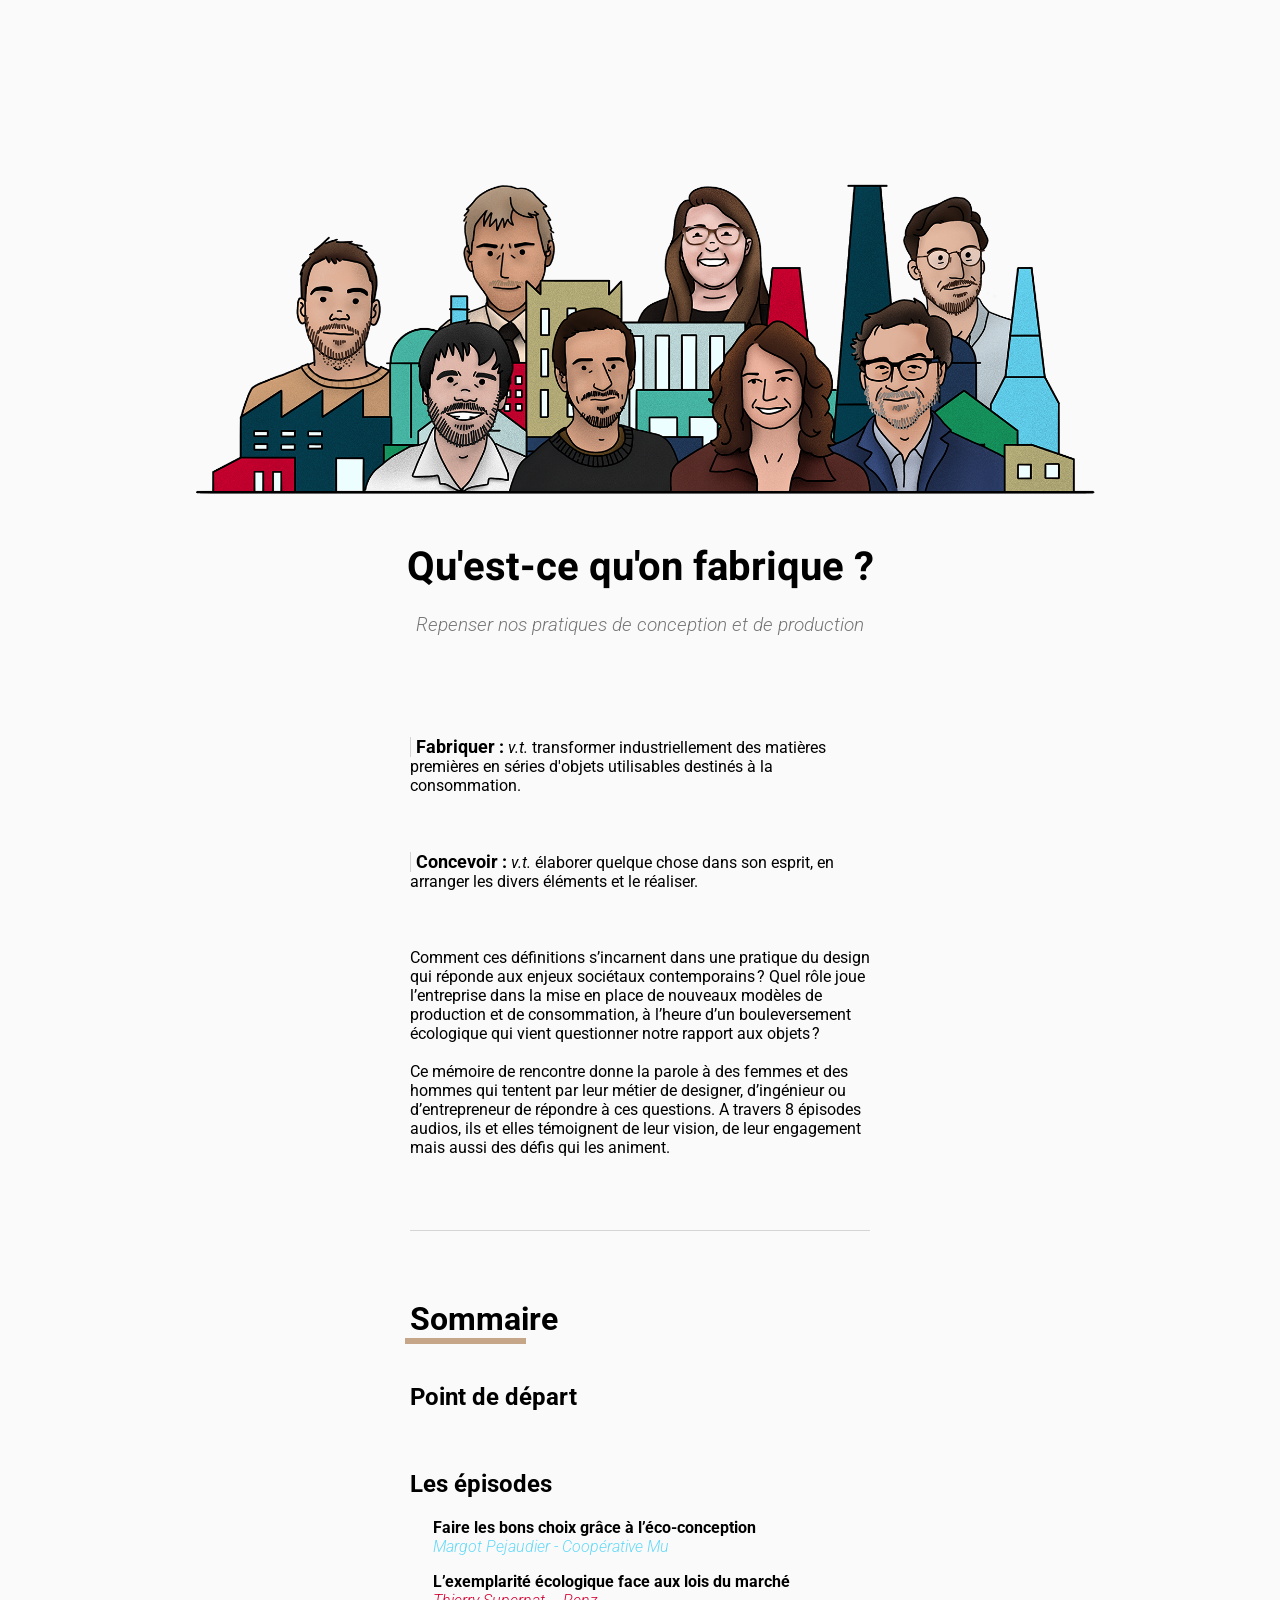
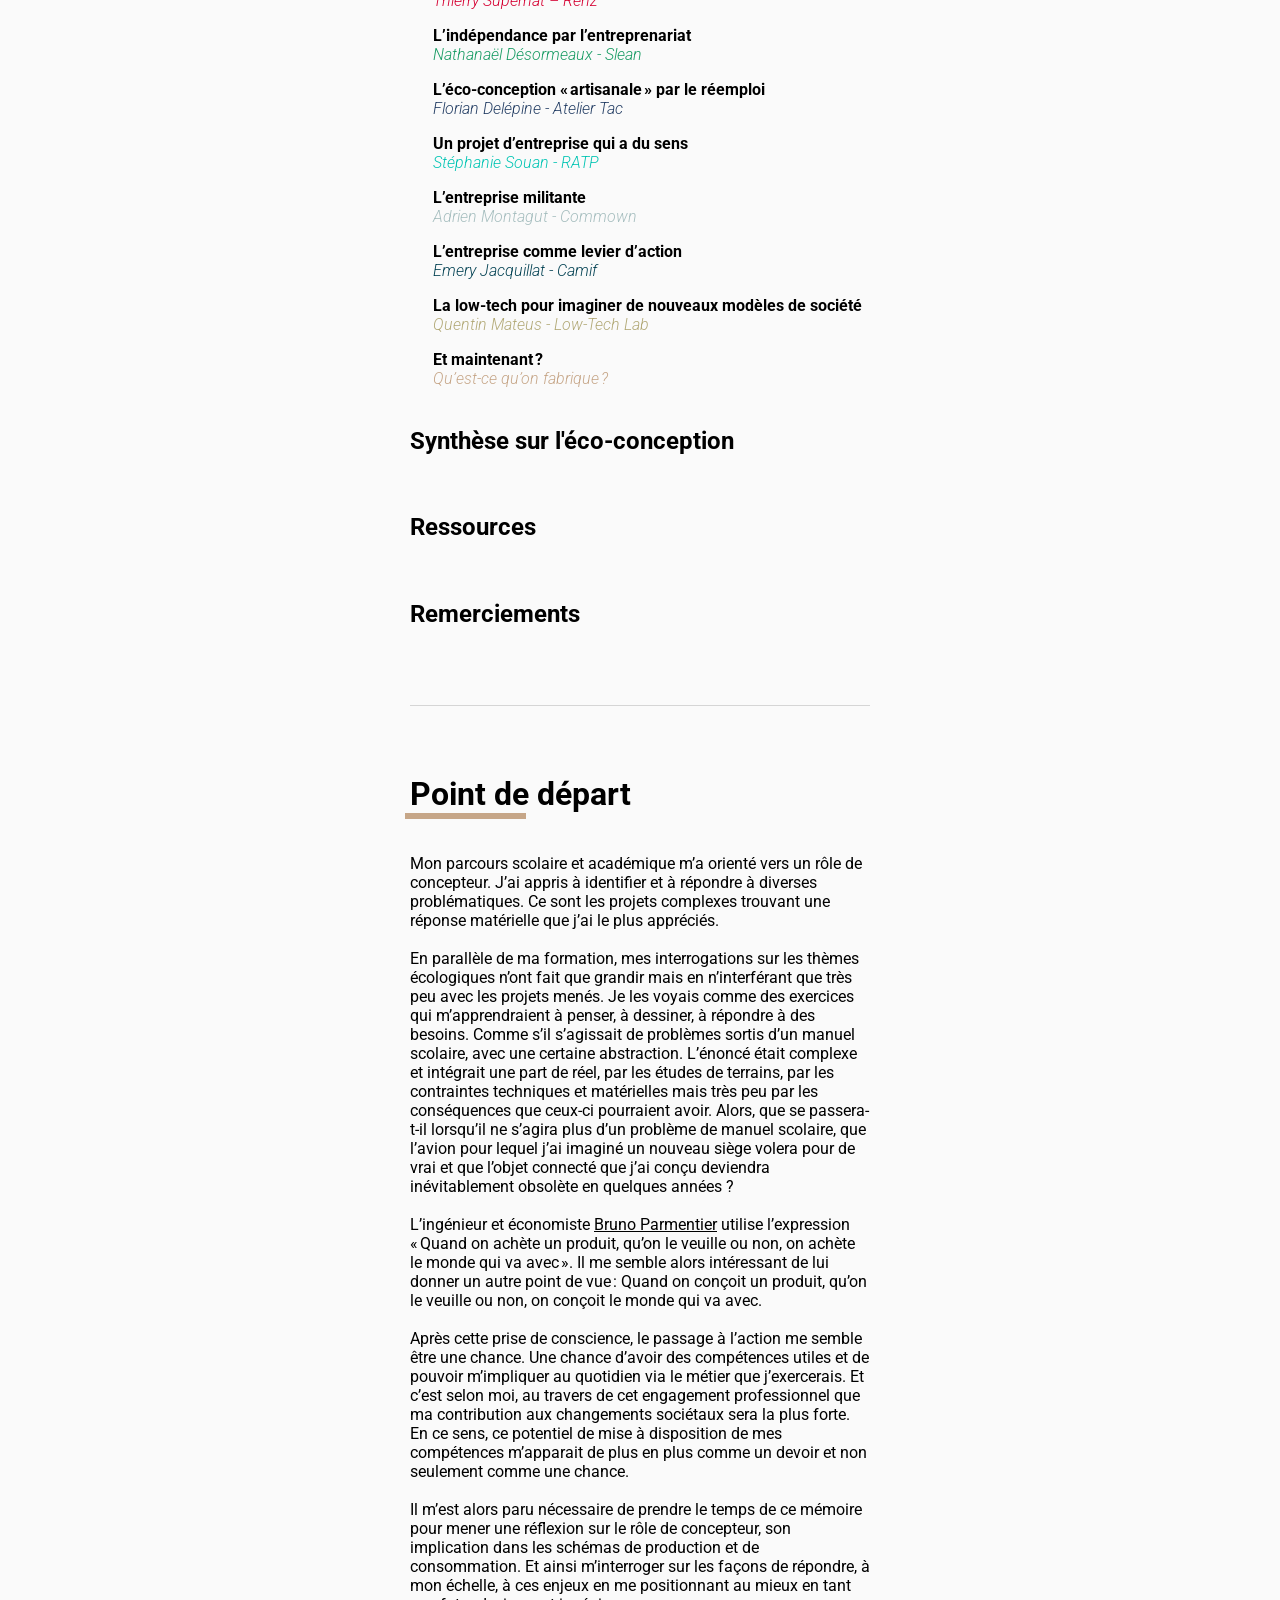
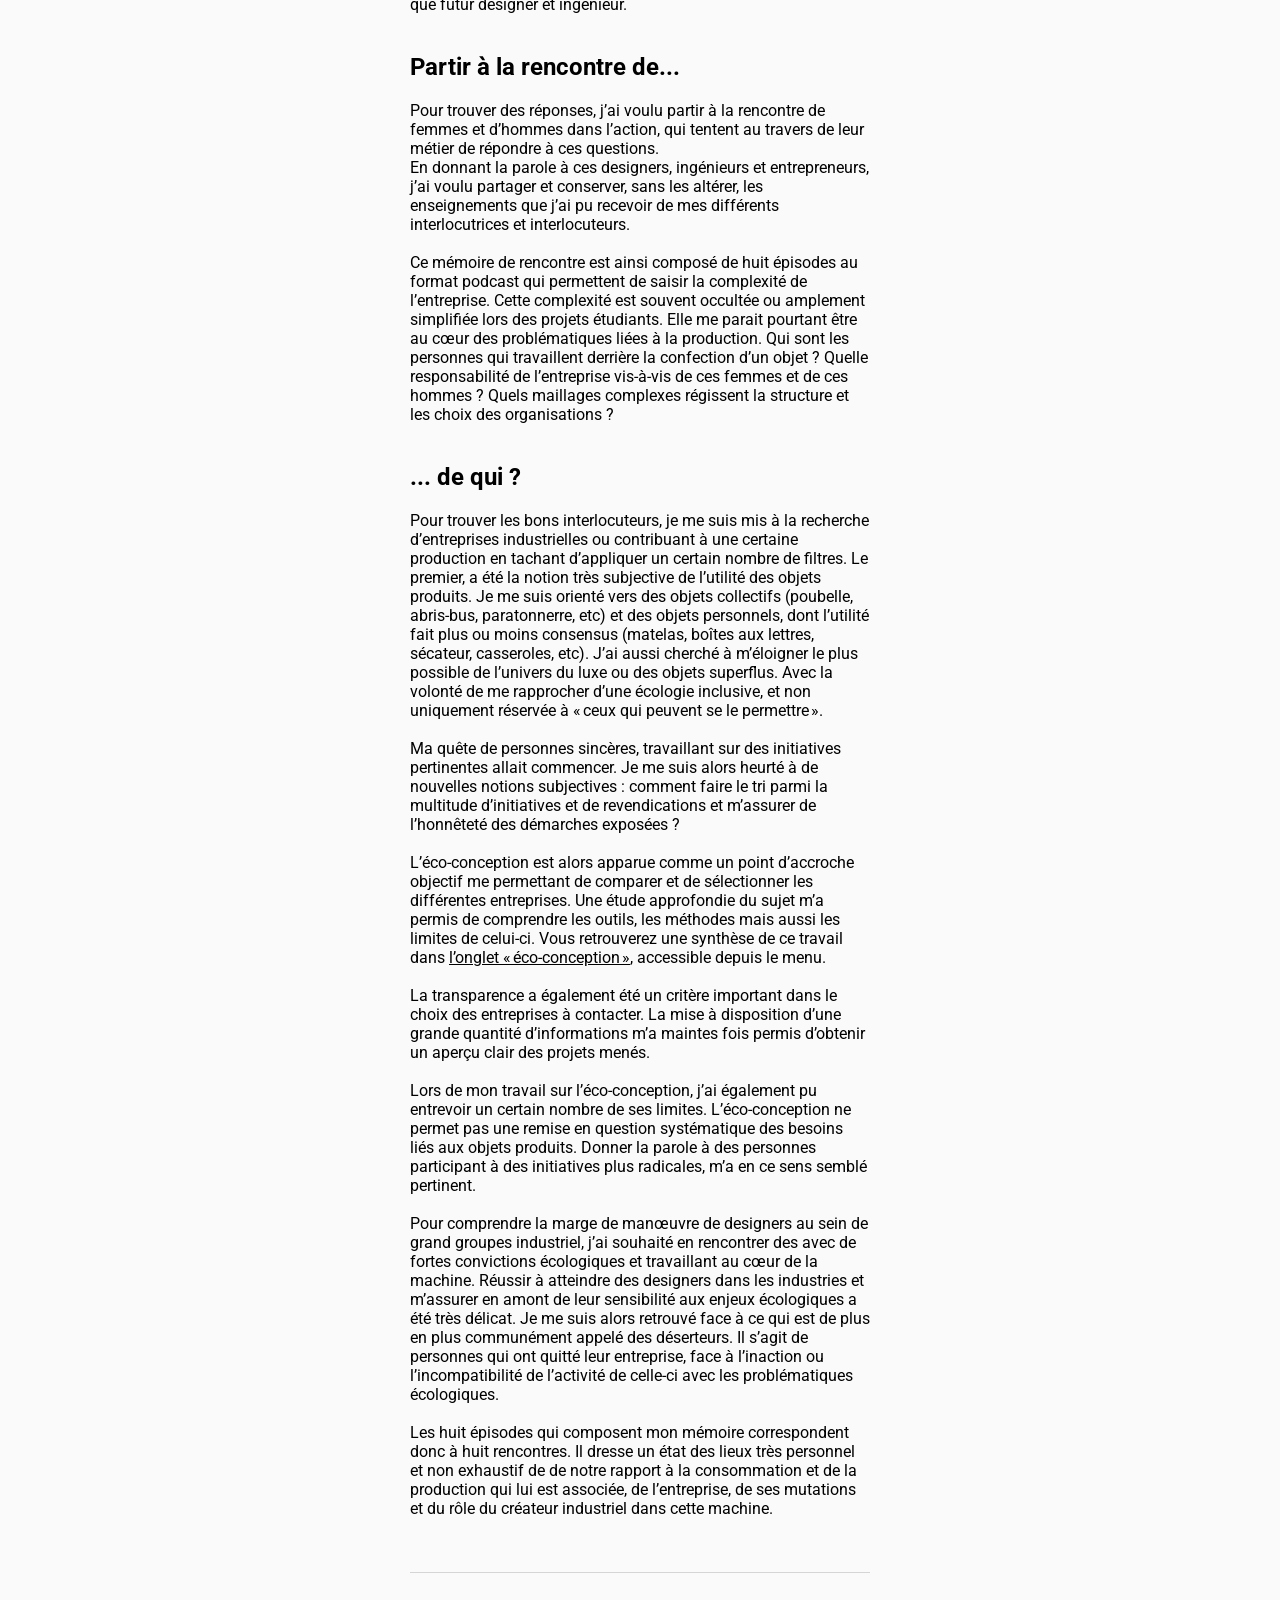
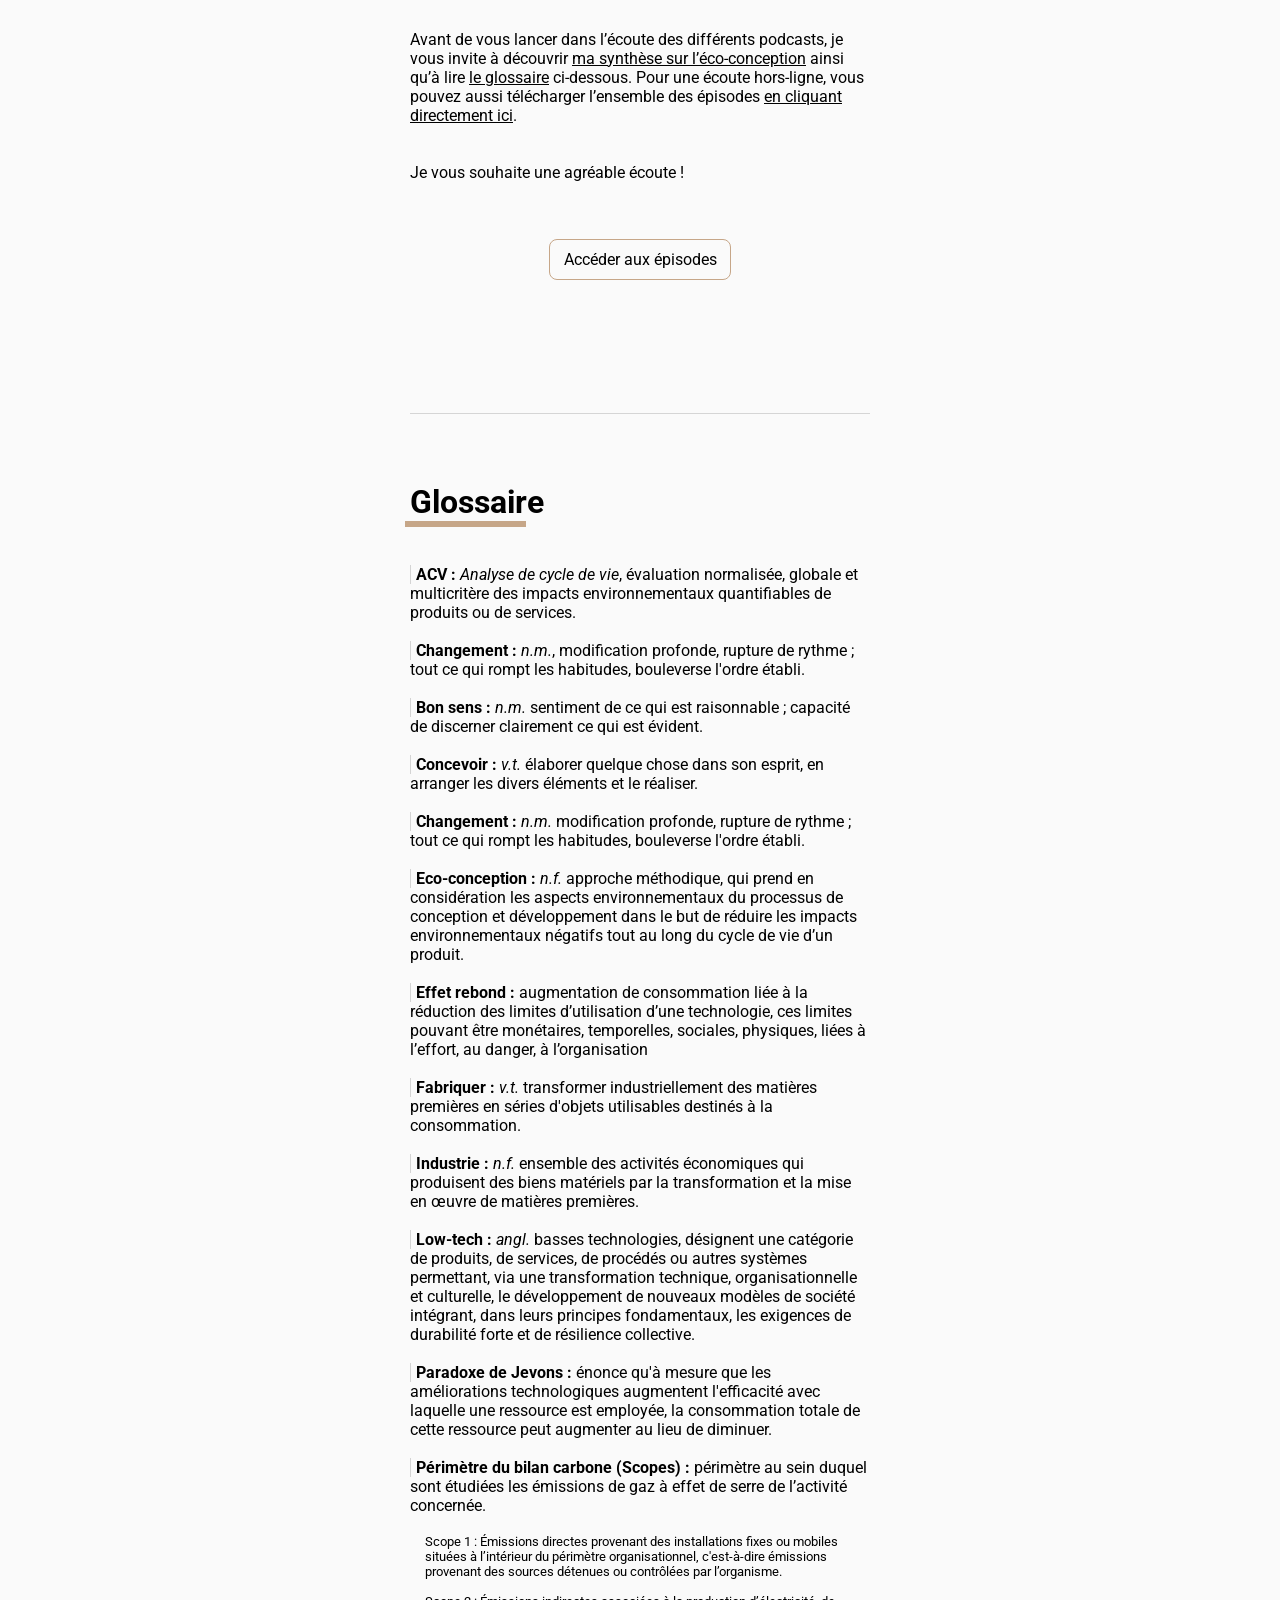
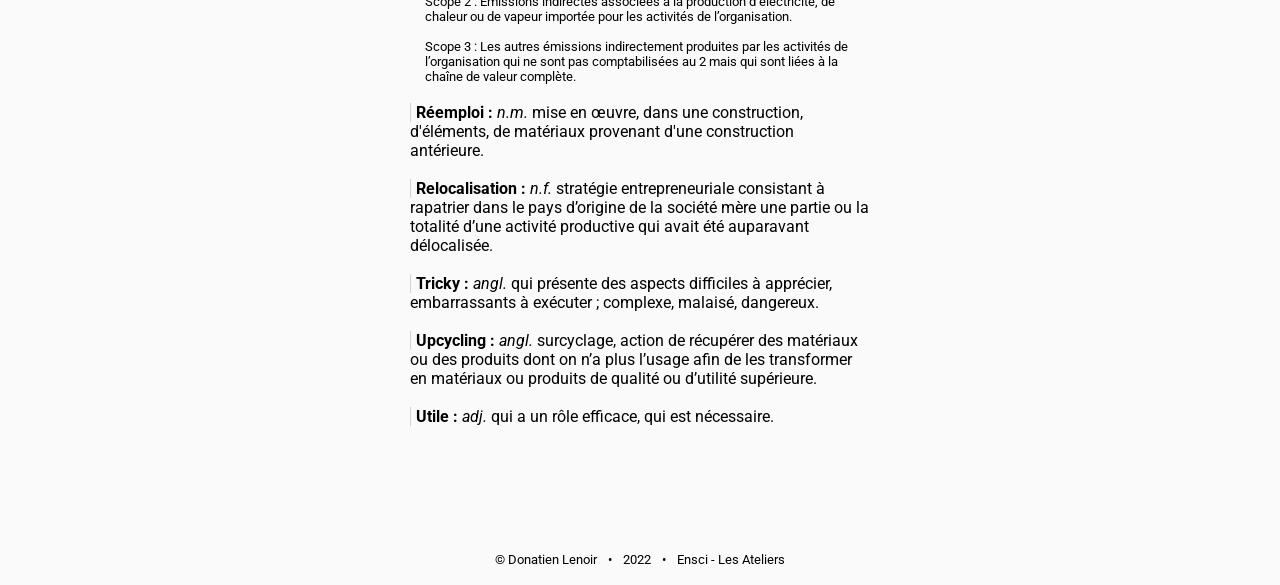
<file: index.html>
<!DOCTYPE html>

<!-- Ce site est codé de façon complètement artisanle et anarchique, de la grosse bidouille, du bon bricolage donc désolé à toi petit fouineur mais cela risque d'être compliqué de tout comprendre -->


<html>
  <head>
    <link rel="icon" type="image/png" href="Ressources/svg/favicon.svg">
    <link href="Style.css" rel="stylesheet" >
    <link href="https://fonts.googleapis.com/css?family=Heebo:400,500,700,800,900|Roboto:100,100i,300,300i,400,400i,500,500i,700,700i,900,900i&display=swap" rel="stylesheet">
    <link rel="stylesheet" href="https://use.fontawesome.com/releases/v5.5.0/css/all.css" integrity="sha384-B4dIYHKNBt8Bc12p+WXckhzcICo0wtJAoU8YZTY5qE0Id1GSseTk6S+L3BlXeVIU" crossorigin="anonymous">

    <title>Qu'est-ce qu'on fabrique ?</title>
    <meta name="description" content="Mémoire de fin d'études sous la direction de Bruno Tainturier • Ensci - Les Ateliers • 2022">
    <meta charset="utf-8">
    <meta name="viewport" content="width=device-width, initial-scale=1.0, maximum-scale=1.0, user-scalable=no" />

    <meta property="og:title" content="Qu'est-ce qu'on fabrique ?">
    <meta property="og:image" content="https://questcequonfabrique.ensci.com/Ressources/img/GabaritBanniere.png">
    <meta property="og:description" content="Mémoire de fin d'études sous la direction de Bruno Tainturier • Ensci - Les Ateliers • 2022">
  </head>

  <body>

    <div>
      <img id="photobanniere" src="Ressources/img/GabaritBanniere.png">
    </div>

    <header class="header">

            <!-- MENU -->


            <input type="checkbox" id="menu">
              <label for="menu">
                <div class="hide-des">

                  <img id="boutonMenu" src="Ressources/svg/bars-solid.svg"></img> <!--#######################-->


                </div>

              </label>
              <div id="rectangleMenu"></div>
              <div id="full-page"></div>
              <div id="menuPlayer" class="menu">
                <div class="menuContainer">
                    <ul class="bold-text">

                      <li class="LienSommaire"><a href="index.html#WrapperSommaire">Sommaire</a></li>
                      <li class="LienSommaire"><a href="index.html#preambule">Point de départ</a></li><br>
                      <li class="LienSommaire"><a href="episodes.html">Les épisodes</a></li><br>
                      <ul>
                          <li class="LienSommaire"><a id="lien1" href="episodes.html#mu">Faire les bons choix grâce à <span class="insec">l’éco-conception</span></a></li>
                          <li class="LienSommaire"><a id="lien2" href="episodes.html#renz">L’exemplarité écologique face aux lois du marché</a></li>
                          <li class="LienSommaire"><a id="lien3" href="episodes.html#slean">L’indépendance par l’entreprenariat</a></li>
                          <li class="LienSommaire"><a id="lien4" href="episodes.html#ateliertac">L’éco-conception «&#8239;artisanale&#8239;» par le réemploi</a></li>
                          <li class="LienSommaire"><a id="lien5" href="episodes.html#ratp">Un projet d’entreprise qui a du sens</a></li>
                          <li class="LienSommaire"><a id="lien6" href="episodes.html#commown">L’entreprise militante</a> </li>
                          <li class="LienSommaire"><a id="lien7" href="episodes.html#camif">L’entreprise comme levier d’action</a></li>
                          <li class="LienSommaire"><a id="lien8" href="episodes.html#lowtechlab">Repenser la société par la <span class="insec">low-tech</span></a></li><br>
                          <li class="LienSommaire"><a id="lien9" href="episodes.html#episode9">Et maintenant&#8239;? Qu'est-ce qu'on fabrique&#8239;?</a></li><br>
                      </ul>


                      <li class="LienSommaire"><a href="ecoconception.html">Synthèse sur <span class="insec">l'éco-conception</span></a></li>
                      <br>
                      <li class="LienSommaire"><a href="ressources.html">Ressources</a></li>
                      <br>
                      <li class="LienSommaire"><a id="paddingPlayer" class="LastOfType" href="remerciements.html">Remerciements</a></li>
                      <br>
                  </div>


                </ul>
              </div>


        <span>
          <h1 class="TitreMemoire"> Qu'est-ce qu'on fabrique&nbsp;? </h1>
        </span>



      </header>



    <div id="WrapperGeneral">

      <h2 class="soustitreMemoire"> Repenser nos pratiques de conception et de production </h2>

      <div id="contenu" class="WrapperContenu">



        <p id="abstract">
          <span class="definition">Fabriquer :</span> <i>v.t.</i> transformer industriellement des matières premières en séries d'objets utilisables destinés à la consommation.
          <br><br><br><br>


          <span class="definition">Concevoir :</span> <i>v.t.</i> élaborer quelque chose dans son esprit, en arranger les divers éléments et le réaliser.
          <br><br><br><br>
          Comment ces définitions s’incarnent dans une pratique du design qui réponde aux enjeux sociétaux contemporains&#8239;?
          Quel rôle joue l’entreprise dans la mise en place de nouveaux modèles de production et de consommation, à l’heure d’un bouleversement écologique qui vient questionner notre rapport aux objets&#8239;?
          <br><br>
          Ce mémoire de rencontre donne la parole à des femmes et des hommes qui tentent par leur métier de designer, d’ingénieur ou d’entrepreneur de répondre à ces questions. A travers 8 épisodes audios, ils et elles témoignent de leur vision, de leur engagement mais aussi des défis qui les animent.

        </p>

        <br><br><br>




          <div id="WrapperSommaire">


            <h1 class="sommaire"> Sommaire </h1>
            <div class="trait"></div><br>

          <a href="#preambule" class="sommaire">

            <h2 class="LienSommaire"> Point de départ </h2></a><br>

          <a href="episodes.html" class="sommaire">
            <h2 class="LienSommaire"> Les épisodes </h2></a>

                <a href="episodes.html#mu" class="sommaire">
                  <h3 id="lien1"class="LienSommaire  IndentationSommaire"> Faire les bons choix grâce à l’éco-conception <br><span class="personne mu"> Margot Pejaudier - Coopérative Mu </span> </h3></a>
                <a href="episodes.html#renz" class="sommaire">
                  <h3 id="lien2" class="LienSommaire IndentationSommaire"> L’exemplarité écologique face aux lois du marché <br><span class="personne renz"> Thierry Supernat – Renz </span> </h3></a>
                <a href="episodes.html#slean" class="sommaire">
                  <h3 id="lien3" class="LienSommaire IndentationSommaire"> L’indépendance par l’entreprenariat <br><span class="personne slean">  Nathanaël Désormeaux - Slean </span></h3></a>
                <a href="episodes.html#ateliertac" class="sommaire">
                  <h3 id="lien4" class="LienSommaire IndentationSommaire">L’éco-conception «&#8239;artisanale&#8239;» par le réemploi <br><span class="personne tac">  Florian Delépine - Atelier Tac </span></h3></a>
                <a href="episodes.html#ratp" class="sommaire">
                  <h3 id="lien5" class="LienSommaire IndentationSommaire"> Un projet d’entreprise qui a du sens<br><span class="personne ratp">  Stéphanie Souan - RATP </span> </h3></a>
                <a href="episodes.html#commown" class="sommaire">
                  <h3 id="lien6" class="LienSommaire IndentationSommaire">L’entreprise militante<br><span class="personne commown"> Adrien Montagut - Commown </span><br></h3></a>
                <a href="episodes.html#camif" class="sommaire">
                  <h3 id="lien7" class="LienSommaire IndentationSommaire"> L’entreprise comme levier d’action<br><span class="personne camif">Emery Jacquillat - Camif </span> </h3></a>
                <a href="episodes.html#lowtechlab" class="sommaire">
                  <h3 id="lien8" class="LienSommaire IndentationSommaire"> La low-tech pour imaginer de nouveaux modèles de société<br><span class="personne lowtechlab">  Quentin Mateus - Low-Tech Lab </span> </h3></a>
                <a href="episodes.html#episode9" class="sommaire">
                  <h3 id="lien9" class="LienSommaire IndentationSommaire"> Et maintenant&#8239;? <br><span class="personne episode9">  Qu’est-ce qu’on fabrique&#8239;? </span><br><br></h3></a>
            <a href="ecoconception.html" class="sommaire">
              <h2 class="LienSommaire"> Synthèse sur l'éco-conception </h2></a><br>


            <a href="ressources.html" class="sommaire">
              <h2 class="LienSommaire"> Ressources </h2></a><br>

          <a href="remerciements.html" class="sommaire">
              <h2 class="LienSommaire"> Remerciements </h2></a>

              <br>
              <br>
              <br>

          </div>

          <div id="preambule">

            <h1 class="sommaire"> Point de départ </h1>
            <div class="trait"></div><br>

            <p>
                Mon parcours scolaire et académique m’a orienté vers un rôle de concepteur. J’ai appris à identifier et à répondre à diverses problématiques. Ce sont les projets complexes trouvant une réponse matérielle que j’ai le plus appréciés.
                <br><br>
                En parallèle de ma formation, mes interrogations sur les thèmes écologiques n’ont fait que grandir mais en n’interférant que très peu avec les projets menés. Je les voyais comme des exercices qui m’apprendraient à penser, à dessiner, à répondre à des besoins. Comme s’il s’agissait de problèmes sortis d’un manuel scolaire, avec une certaine abstraction. L’énoncé était complexe et intégrait une part de réel, par les études de terrains, par les contraintes techniques et matérielles mais très peu par les conséquences que ceux-ci pourraient avoir. Alors, que se passera-t-il lorsqu’il ne s’agira plus d’un problème de manuel scolaire, que l’avion pour lequel j’ai imaginé un nouveau siège volera pour de vrai et que l’objet connecté que j’ai conçu deviendra inévitablement obsolète en quelques années ?
                <br><br>
                L’ingénieur et économiste <a class="lienSite2" href="http://nourrir-manger.com/2022/02/18/quand-on-achete-un-avocat-on-achete-le-mexique-qui-va-avec/" target="_blank"> Bruno Parmentier</a> utilise l’expression «&#8239;Quand on achète un produit, qu’on le veuille ou non, on achète le monde qui va avec&#8239;». Il me semble alors intéressant de lui donner un autre point de vue&#8239;: Quand on conçoit un produit, qu’on le veuille ou non, on conçoit le monde qui va avec.
                <br><br>
                Après cette prise de conscience, le passage à l’action me semble être une chance.  Une chance d’avoir des compétences utiles et de pouvoir m’impliquer au quotidien via le métier que j’exercerais. Et c’est selon moi, au travers de cet engagement professionnel que ma contribution aux changements sociétaux sera la plus forte. En ce sens, ce potentiel de mise à disposition de mes compétences m’apparait de plus en plus comme un devoir et non seulement comme une chance.
                <br><br>Il m’est alors paru nécessaire de prendre le temps de ce mémoire pour mener une réflexion sur le rôle de concepteur, son implication dans les schémas de production et de consommation. Et ainsi m’interroger sur les façons de répondre, à mon échelle, à ces enjeux en me positionnant au mieux en tant que futur designer et ingénieur.
                <br><br>
            </p>


            <h2> Partir à la rencontre de... </h2>

            <p>
                Pour trouver des réponses, j’ai voulu partir à la rencontre de femmes et d’hommes dans l’action, qui tentent au travers de leur métier de répondre à ces questions.
                <br>
                En donnant la parole à ces designers, ingénieurs et entrepreneurs, j’ai voulu partager et conserver, sans les altérer, les enseignements que j’ai pu recevoir de mes différents interlocutrices et interlocuteurs.
                <br><br>
                Ce mémoire de rencontre est ainsi composé de huit épisodes au format podcast qui permettent de saisir la complexité de l’entreprise. Cette complexité est souvent occultée ou amplement simplifiée lors des projets étudiants. Elle me parait pourtant être au cœur des problématiques liées à la production. Qui sont les personnes qui travaillent derrière la confection d’un objet ? Quelle responsabilité de l’entreprise vis-à-vis de ces femmes et de ces hommes ? Quels maillages complexes régissent la structure et les choix des organisations ?
                <br><br>
            </p>

            <h2> ... de qui ? </h2>

            <p>
                Pour trouver les bons interlocuteurs, je me suis mis à la recherche d’entreprises industrielles ou contribuant à une certaine production en tachant d’appliquer un certain nombre de filtres. Le premier, a été la notion très subjective de l’utilité des objets produits. Je me suis orienté vers des objets collectifs (poubelle, abris-bus, paratonnerre, etc) et des objets personnels, dont l’utilité fait plus ou moins consensus (matelas, boîtes aux lettres, sécateur, casseroles, etc). J’ai aussi cherché à m’éloigner le plus possible de l’univers du luxe ou des objets superflus.  Avec la volonté de me rapprocher d’une écologie inclusive, et non uniquement réservée à «&#8239;ceux qui peuvent se le permettre&#8239;».
                <br><br>
                Ma quête de personnes sincères, travaillant sur des initiatives pertinentes allait commencer. Je me suis alors heurté à de nouvelles notions subjectives : comment faire le tri parmi la multitude d’initiatives et de revendications et m’assurer de l’honnêteté des démarches exposées ?
                <br><br>
                L’éco-conception est alors apparue comme un point d’accroche objectif me permettant de comparer et de sélectionner les différentes entreprises. Une étude approfondie du sujet m’a permis de comprendre les outils, les méthodes mais aussi les limites de celui-ci. Vous retrouverez une synthèse de ce travail dans <a class="lienSite2" href="ecoconception.html"> l’onglet «&#8239;éco-conception&#8239;»</a>, accessible depuis le menu.
                <br><br>
                La transparence a également été un critère important dans le choix des entreprises à contacter. La mise à disposition d’une grande quantité d’informations m’a maintes fois permis d’obtenir un aperçu clair des projets menés.
                <br><br>
                Lors de mon travail sur l’éco-conception, j’ai également pu entrevoir un certain nombre de ses limites. L’éco-conception ne permet pas une remise en question systématique des besoins liés aux objets produits. Donner la parole à des personnes participant à des initiatives plus radicales, m’a en ce sens semblé pertinent.
                <br><br>
                Pour comprendre la marge de manœuvre de designers au sein de grand groupes industriel, j’ai souhaité en rencontrer des avec de fortes convictions écologiques et travaillant au cœur de la machine. Réussir à atteindre des designers dans les industries et m’assurer en amont de leur sensibilité aux enjeux écologiques a été très délicat. Je me suis alors retrouvé face à ce qui est de plus en plus communément appelé des déserteurs. Il s’agit de personnes qui ont quitté leur entreprise, face à l’inaction ou l’incompatibilité de l’activité de celle-ci avec les problématiques écologiques.
                <br><br>
                Les huit épisodes qui composent mon mémoire correspondent donc à huit rencontres. Il dresse un état des lieux très personnel et non exhaustif de de notre rapport à la consommation et de la production qui lui est associée, de l’entreprise, de ses mutations et du rôle du créateur industriel dans cette machine.

                <br><br><br>
             </p>

          </div>

          <div class="infos">



            <br><br><br>


            Avant de vous lancer dans l’écoute des différents podcasts, je vous invite à découvrir <a class="lienSite2" href="ecoconception.html" target="_blank">ma synthèse sur l’éco-conception<a> ainsi qu’à lire <a class="lienSite2" href="#glossaire">le glossaire<a> ci-dessous. Pour une écoute hors-ligne, vous pouvez aussi télécharger l’ensemble des épisodes <a class="lienSite2" href="Ressources/episodes/Questcequonfabrique.zip">en cliquant directement ici<a>.


            <br><br><br>

            Je vous souhaite une agréable écoute !

            <br><br><br><br>






            <!-- <span>
              <a id="boutonPlayIndex1" href="episodes.html"><img class="boutonPlayImage" src="Ressources/svg/play-clair.svg" /></a>
              <a id="boutonPlayIndex2" href="episodes.html"><img class="boutonPlayImage" src="Ressources/svg/play-clair.svg" /></a>
            </span> -->


          </div>

          <a  class="demarrerLecoute"  href="episodes.html">  Accéder aux épisodes </a>

          <br><br><br><br>
          <br><br><br><br>

          <div id="glossaire">

            <h1 class="sommaire"> Glossaire </h1>
            <div class="trait"></div><br><br>




            <div><span class="definition dglossaire">ACV :</span> <i> Analyse de cycle de vie</i>, évaluation normalisée, globale et multicritère des impacts environnementaux quantifiables de produits ou de services.
            </div>
            <br>
            <div><span class="definition dglossaire">Changement :</span> <i>n.m.</i>, modification profonde, rupture de rythme ; tout ce qui rompt les habitudes, bouleverse l'ordre établi.
            </div>
            <br>
            <div><span class="definition dglossaire">Bon sens  :</span> <i>n.m.</i> sentiment de ce qui est raisonnable ; capacité de discerner clairement ce qui est évident.
            </div>
            <br>
            <div><span class="definition dglossaire">Concevoir :</span> <i>v.t.</i> élaborer quelque chose dans son esprit, en arranger les divers éléments et le réaliser.
            </div>
            <br>
            <div><span class="definition dglossaire">Changement :</span> <i>n.m.</i> modification profonde, rupture de rythme ; tout ce qui rompt les habitudes, bouleverse l'ordre établi.
            </div>
            <br>
            <div><span class="definition dglossaire">Eco-conception :</span> <i>n.f.</i> approche méthodique, qui prend en considération les aspects environnementaux du processus de conception et développement dans le but de réduire les impacts environnementaux négatifs tout au long du cycle de vie d’un produit.
            </div>
            <br>
            <div><span class="definition dglossaire">Effet rebond :</span> augmentation de consommation liée à la réduction des limites d’utilisation d’une technologie, ces limites pouvant être monétaires, temporelles, sociales, physiques, liées à l’effort, au danger, à l’organisation
            </div>
            <br>
            <div><span class="definition dglossaire">Fabriquer :</span> <i>v.t.</i> transformer industriellement des matières premières en séries d'objets utilisables destinés à la consommation.
            </div>
            <br>
            <div><span class="definition dglossaire">Industrie :</span> <i>n.f.</i> ensemble des activités économiques qui produisent des biens matériels par la transformation et la mise en œuvre de matières premières.
            </div>
            <br>
            <div><span class="definition dglossaire">Low-tech :</span> <i>angl.</i> basses technologies, désignent une catégorie de produits, de services, de procédés ou autres systèmes permettant, via une transformation technique, organisationnelle et culturelle, le développement de nouveaux modèles de société intégrant, dans leurs principes fondamentaux, les exigences de durabilité forte et de résilience collective.
            </div>
            <br>
            <div><span class="definition dglossaire">Paradoxe de Jevons :</span> énonce qu'à mesure que les améliorations technologiques augmentent l'efficacité avec laquelle une ressource est employée, la consommation totale de cette ressource peut augmenter au lieu de diminuer.
            </div>
            <br>
            <div><span class="definition dglossaire">Périmètre du bilan carbone (Scopes) :</span> périmètre au sein duquel sont étudiées les émissions de gaz à effet de serre de l’activité concernée.
              <br><br>
                <div style="font-size : smaller ; padding-left : 15px ;">
                  Scope 1 : Émissions directes provenant des installations fixes ou mobiles situées à l’intérieur du périmètre organisationnel, c'est-à-dire émissions provenant des sources détenues ou contrôlées par l’organisme.
                  <br><br>
                  Scope 2 : Émissions indirectes associées à la production d’électricité, de chaleur ou de vapeur importée pour les activités de l’organisation.
                  <br><br>
                  Scope 3 : Les autres émissions indirectement produites par les activités de l’organisation qui ne sont pas comptabilisées au 2 mais qui sont liées à la chaîne de valeur complète.
                </div>
            </div>
            <br>
            <div><span class="definition dglossaire">Réemploi :</span> <i>n.m.</i> mise en œuvre, dans une construction, d'éléments, de matériaux provenant d'une construction antérieure.
            </div>
            <br>
            <div><span class="definition dglossaire">Relocalisation :</span> <i>n.f.</i> stratégie entrepreneuriale consistant à rapatrier dans le pays d’origine de la société mère une partie ou la totalité d’une activité productive qui avait été auparavant délocalisée.
            </div>
            <br>
            <!-- <div><span class="definition dglossaire">Scope du bilan carbone :</span> périmètre au sein duquel sont étudiées les émissions de gaz à effet de serre de l’activité concernée.
            </div>
            <br> -->
            <div><span class="definition dglossaire">Tricky :</span> <i>angl.</i> qui présente des aspects difficiles à apprécier, embarrassants à exécuter ; complexe, malaisé, dangereux.
            </div>
            <br>
            <div><span class="definition dglossaire">Upcycling :</span> <i>angl.</i> surcyclage, action de récupérer des matériaux ou des produits dont on n’a plus l’usage afin de les transformer en matériaux ou produits de qualité ou d’utilité supérieure.
            </div>
            <br>
            <div><span class="definition dglossaire">Utile :</span> <i>adj.</i> qui a un rôle efficace, qui est nécessaire.
            </div>
            <br>





      </div>

      </div>

    </div>

    <footer>

        <div>©&nbsp;Donatien Lenoir</div>
        <div> • </div>
        <div>2022</div>
        <div> • </div>
        <div> <a class="lienFooter" href="https://www.ensci.com/" target="_blank">Ensci&nbsp;-&nbsp;Les&nbsp;Ateliers</a></div>

      </footer>


        <script src="https://ajax.googleapis.com/ajax/libs/jquery/3.5.1/jquery.min.js"></script>
        <script src="OmbreStickyIndex.js"></script>
        <script src="GestionDuMenu.js"></script>

  </body>
</html>
</file>
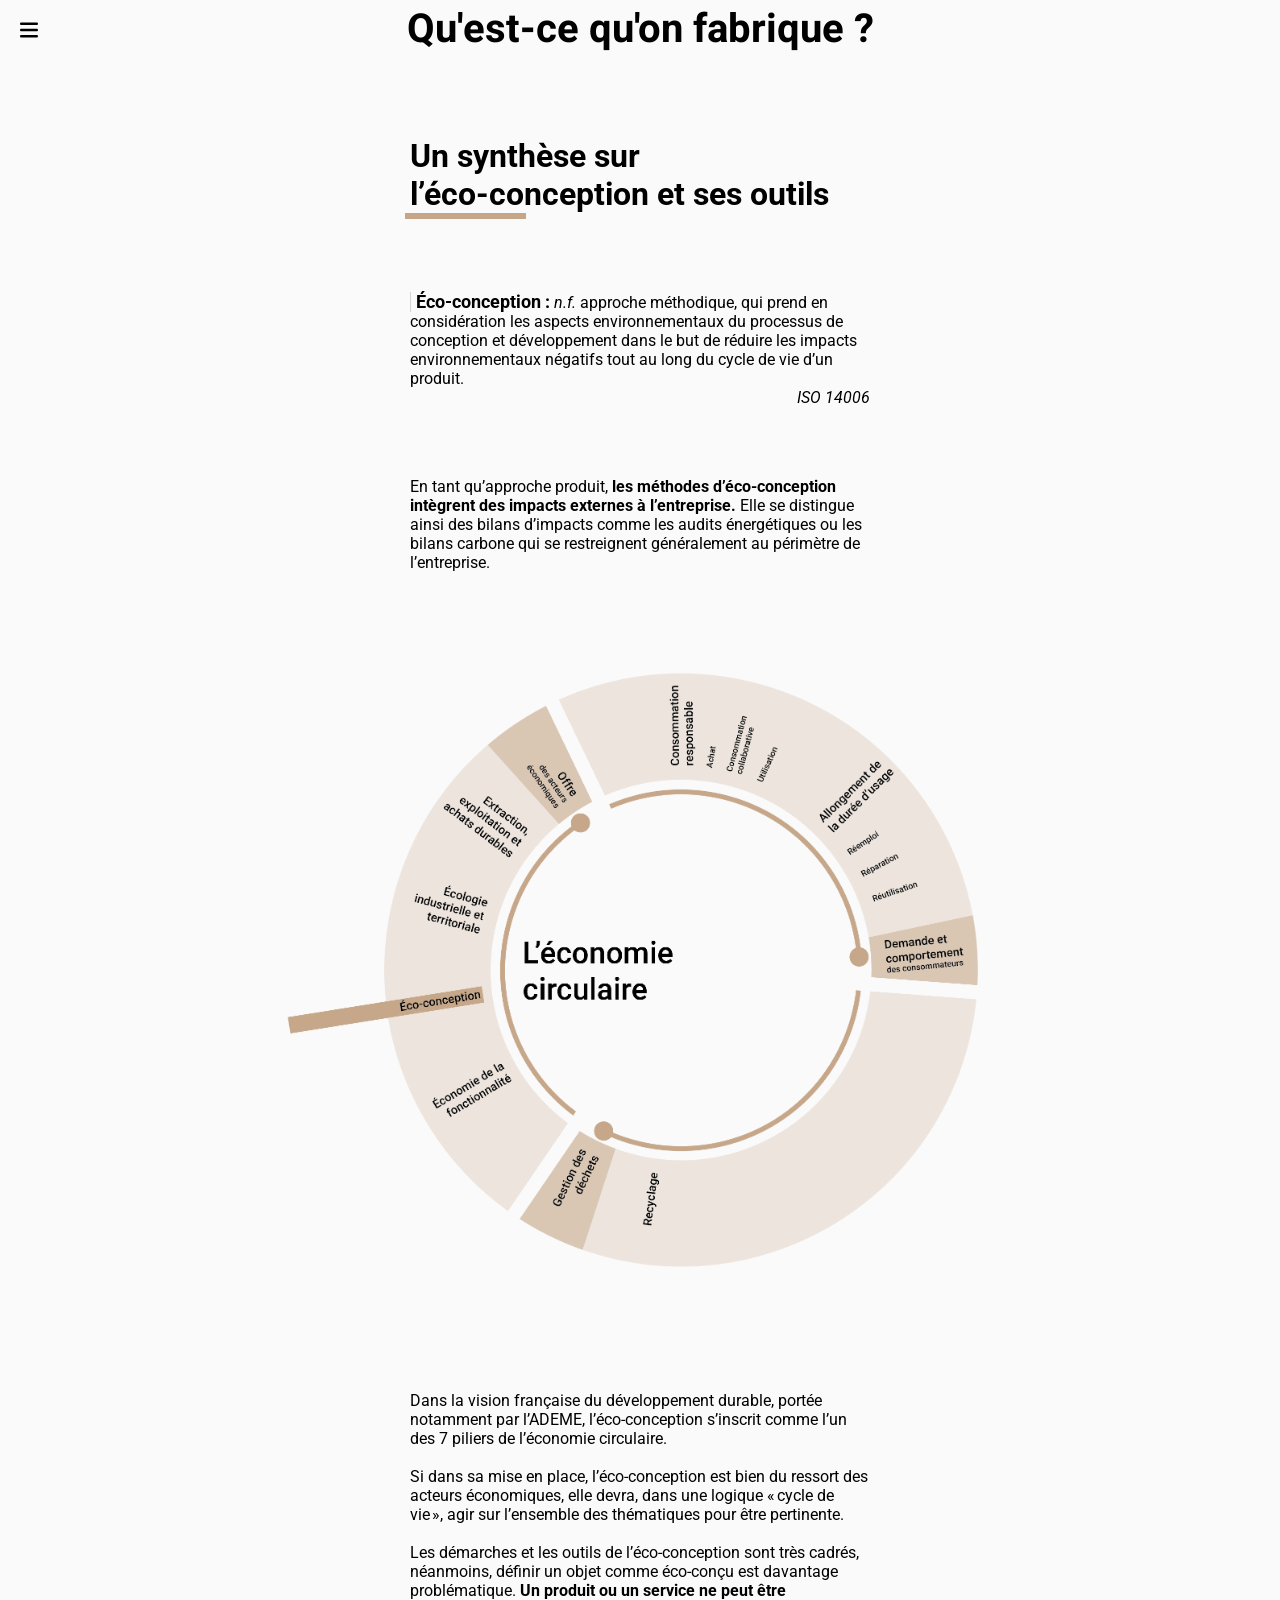
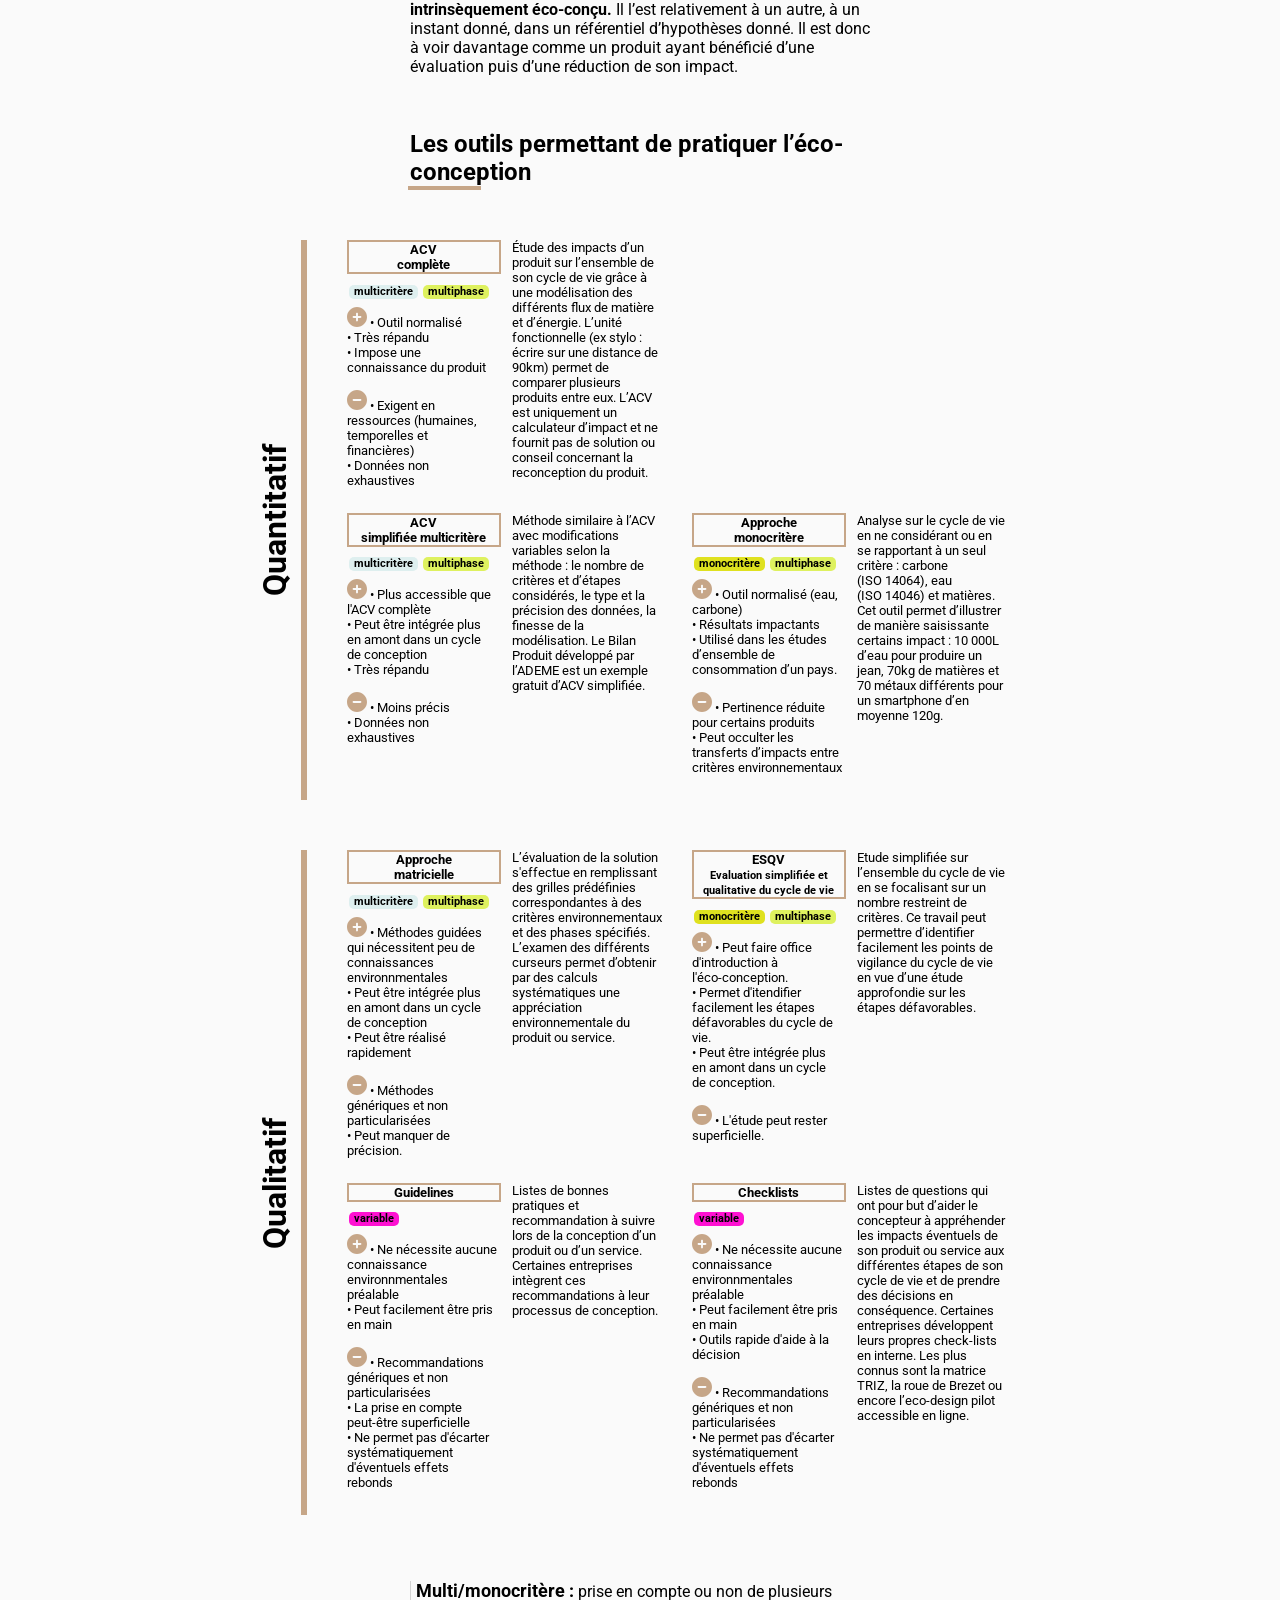
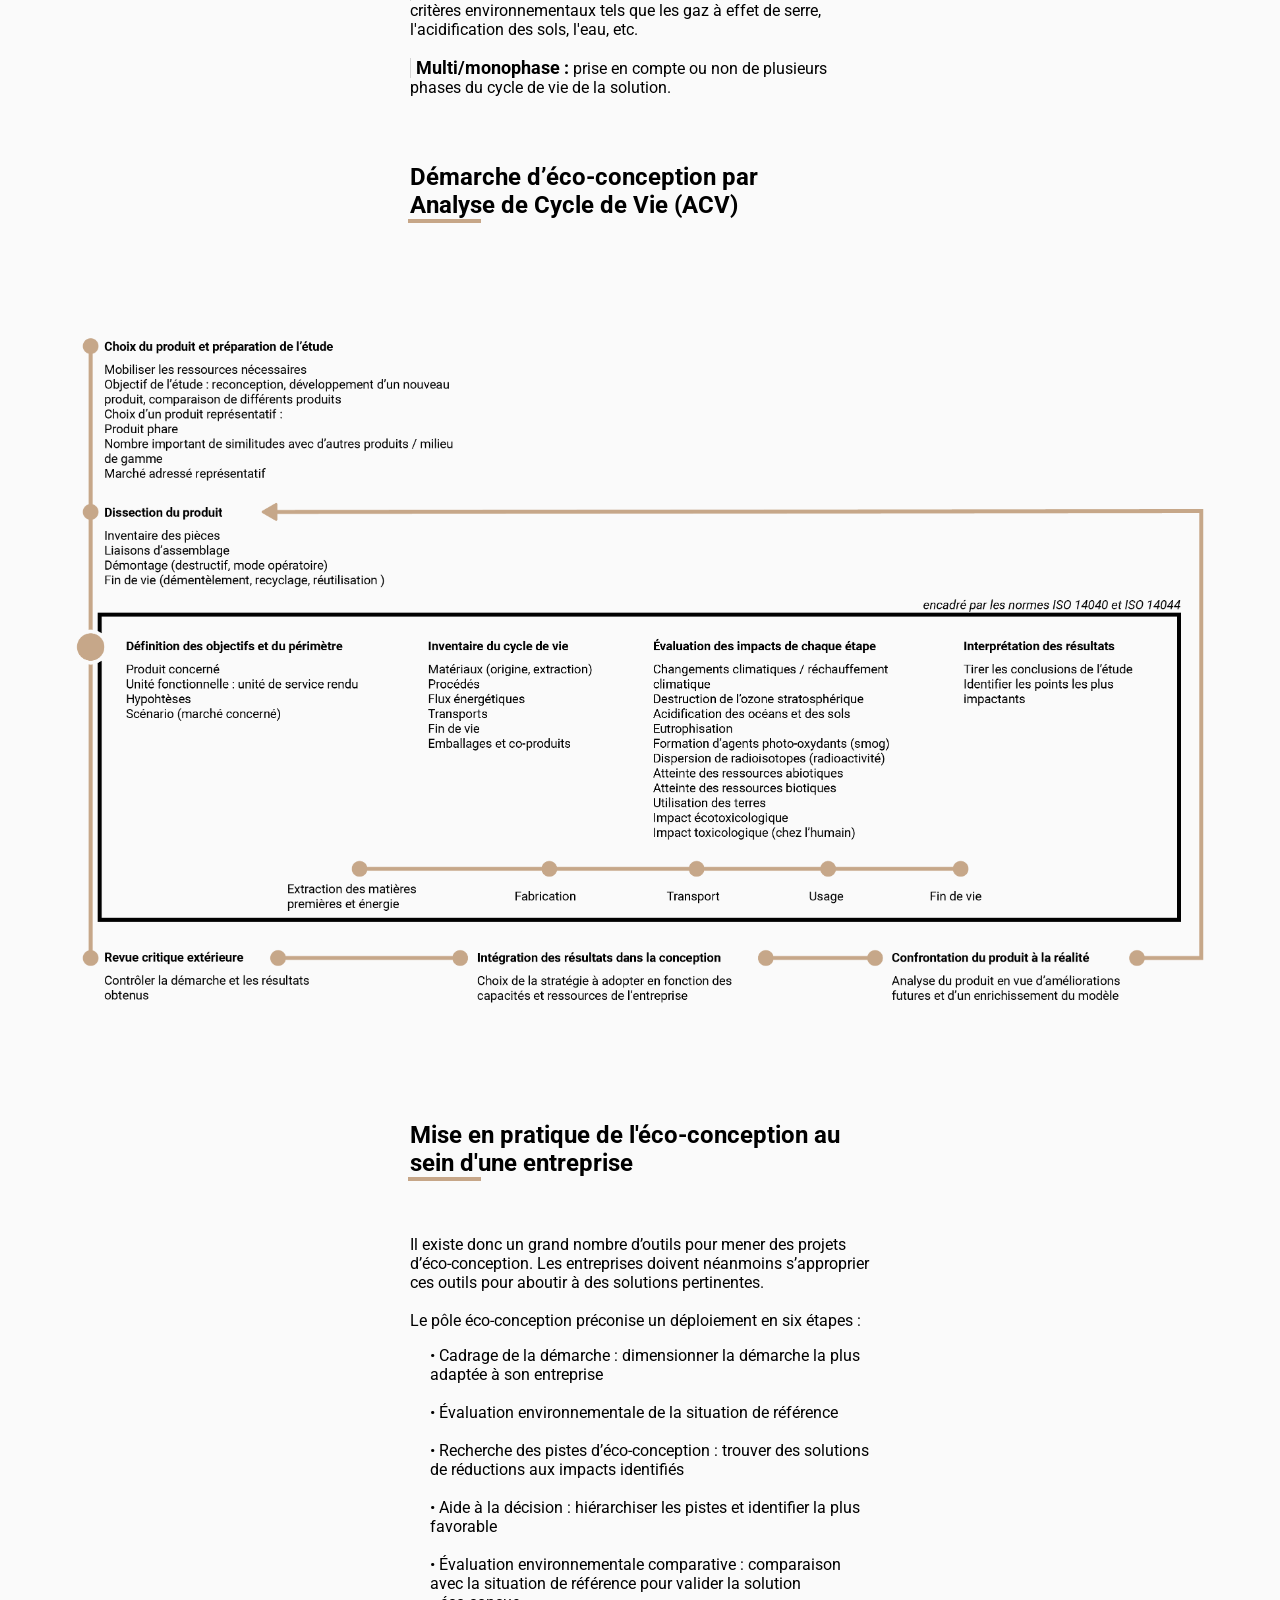
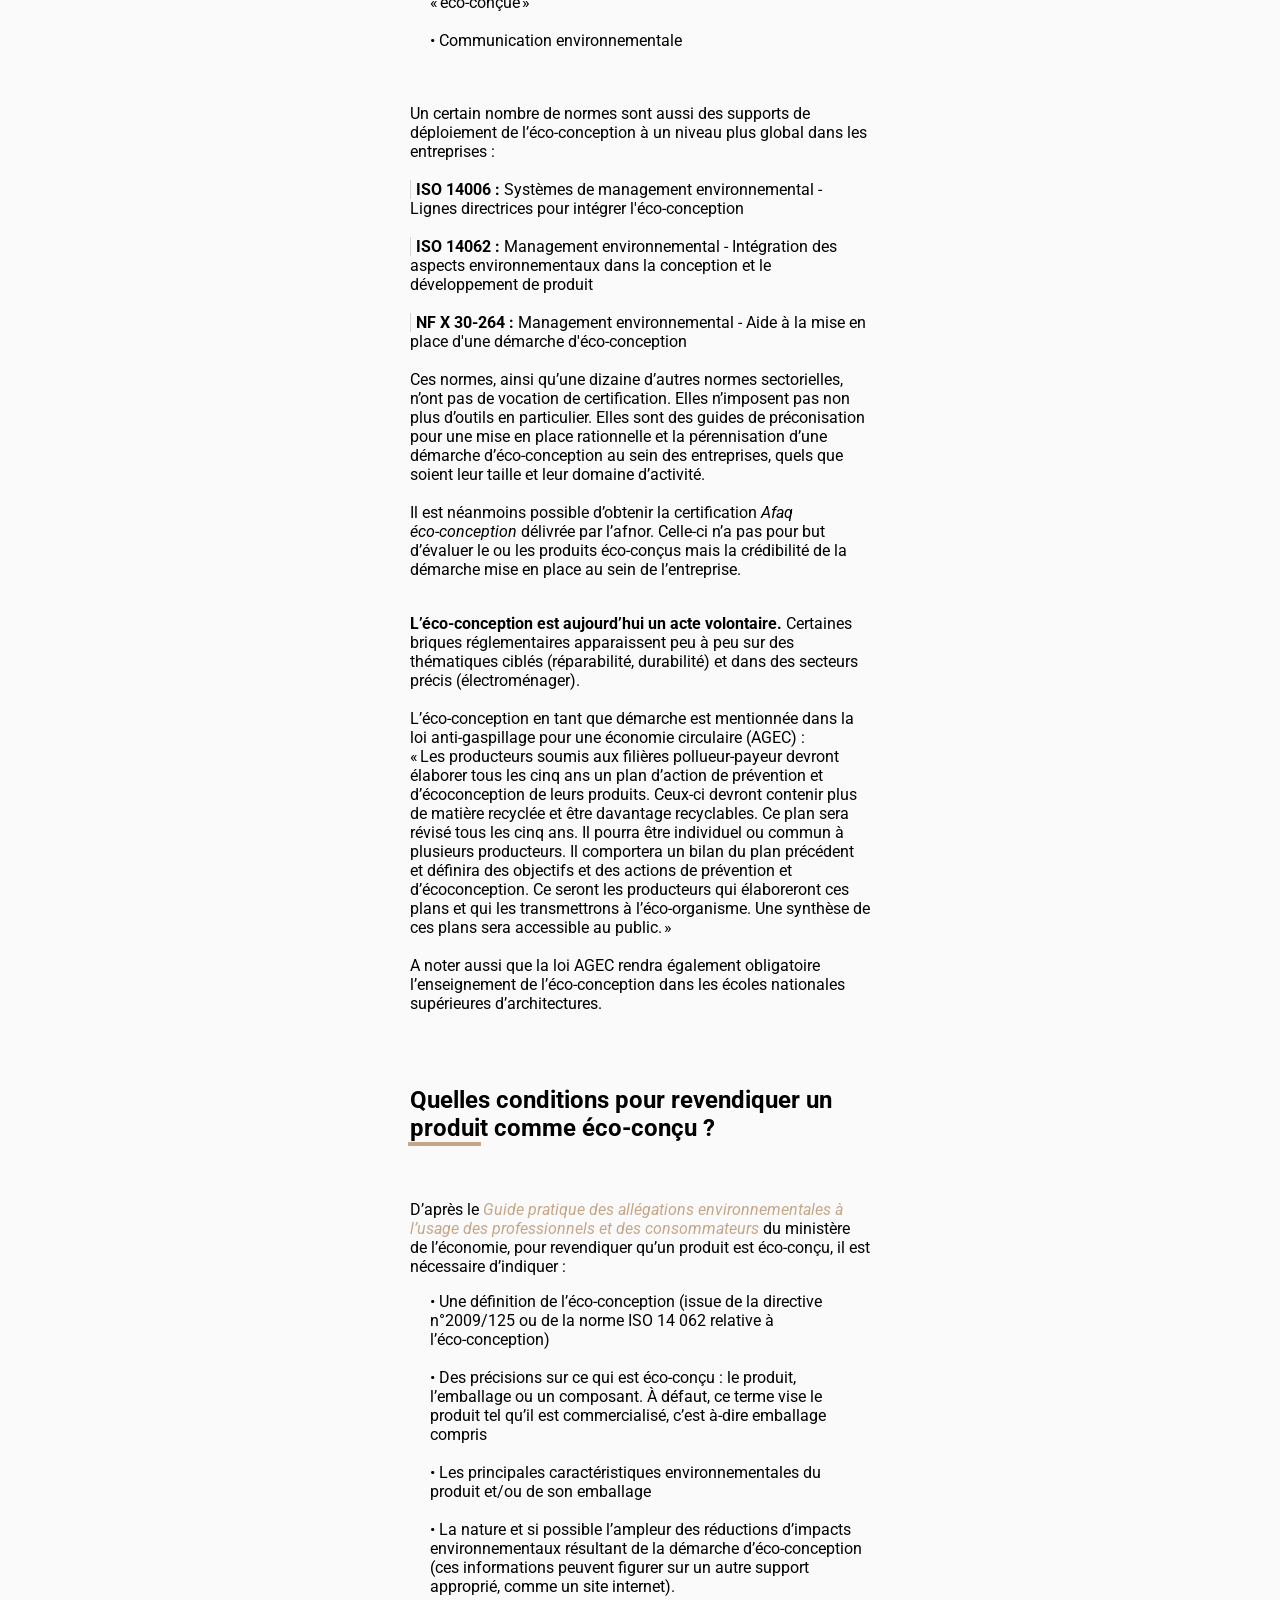
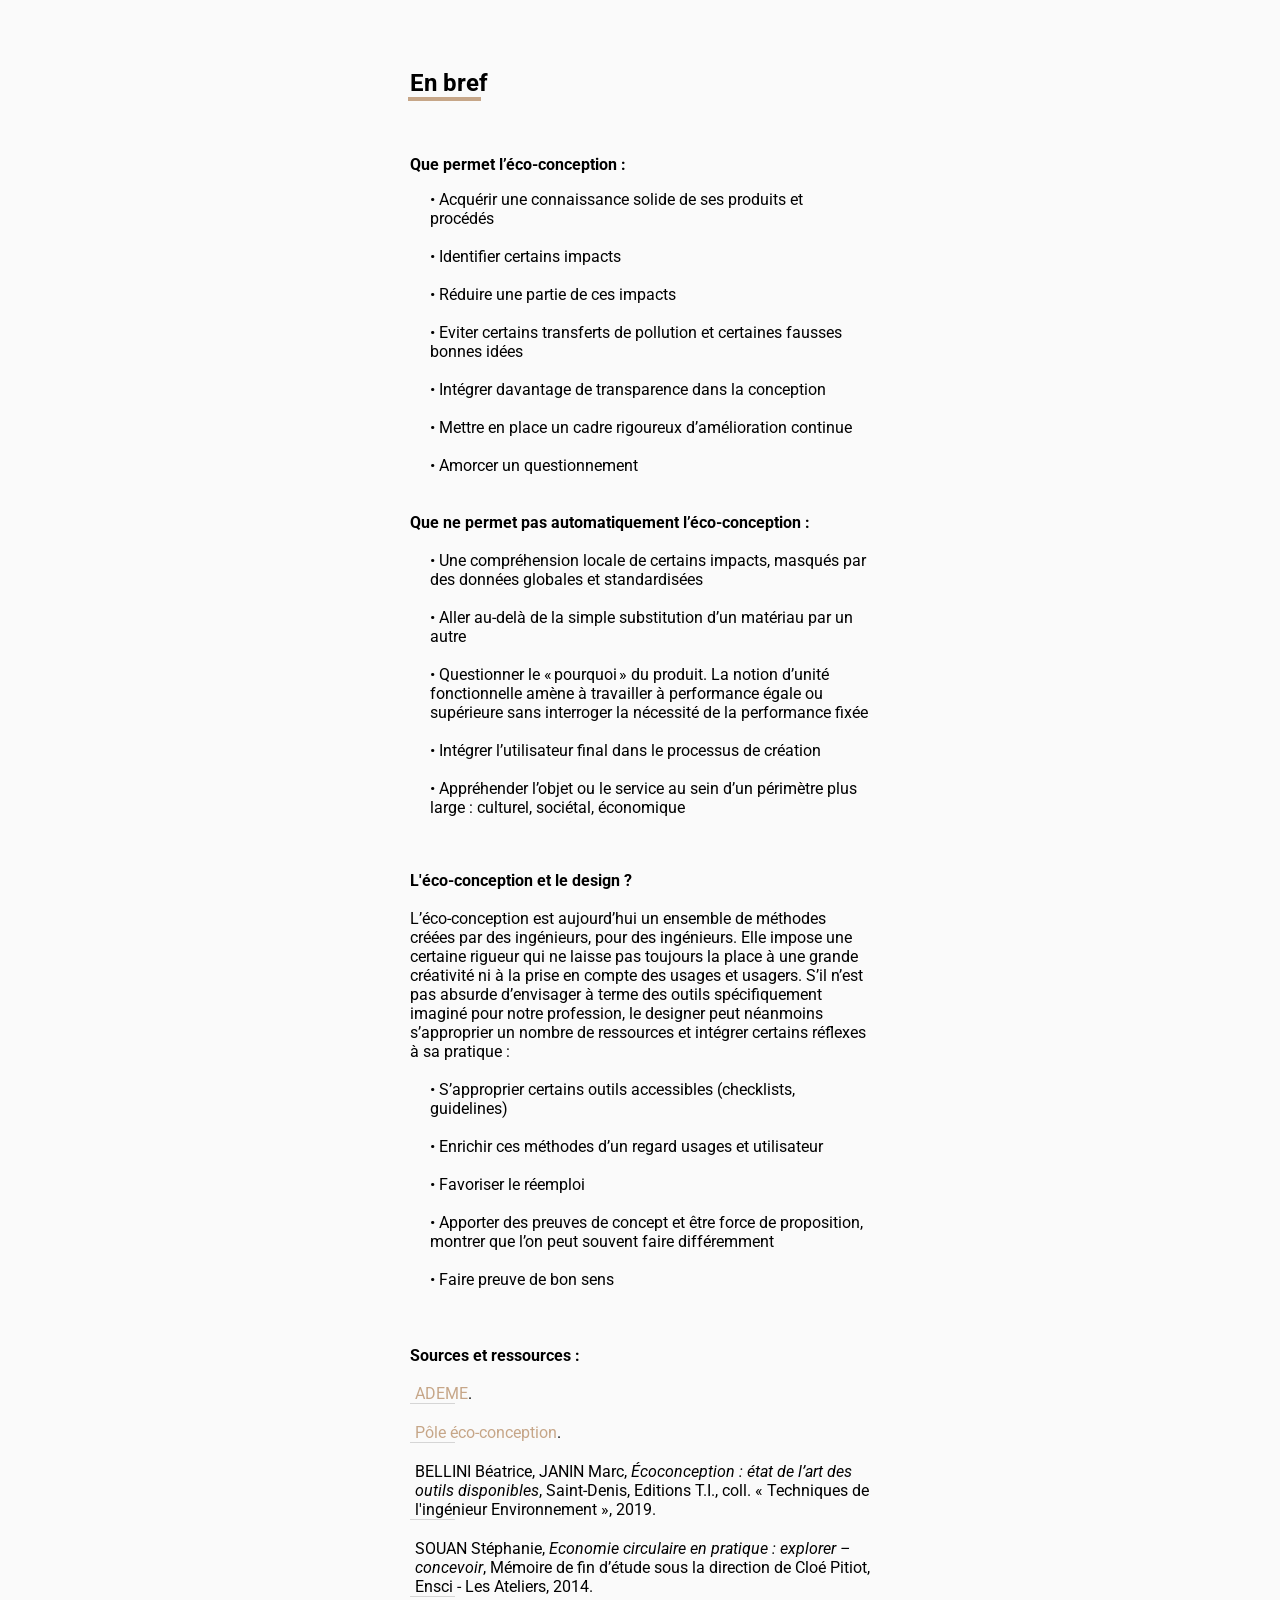
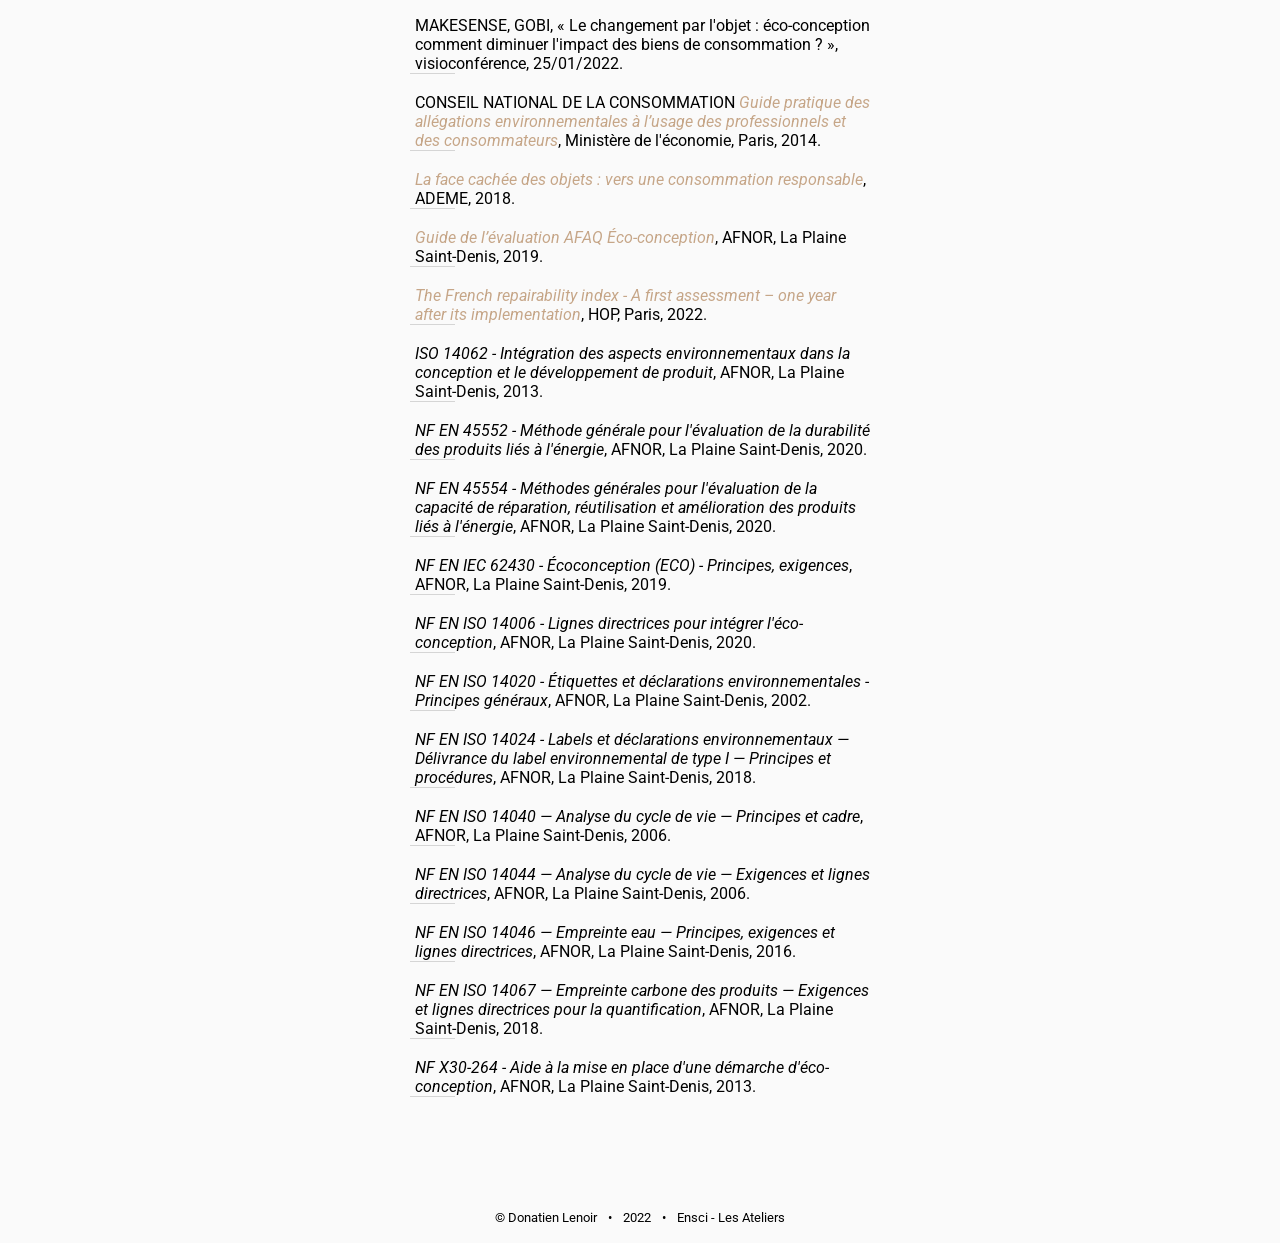
<file: ecoconception.html>
<!DOCTYPE html>

<!-- Ce site est codé de façon complètement artisanle et anarchique, de la grosse bidouille, du bon bricolage donc désolé à toi petit fouineur mais cela risque d'être compliqué de tout comprendre -->


<html>

  <head>
    <link href="Style.css" rel="stylesheet" >
    <link href="https://fonts.googleapis.com/css?family=Heebo:400,500,700,800,900|Roboto:100,100i,300,300i,400,400i,500,500i,700,700i,900,900i&display=swap" rel="stylesheet">
    <link rel="stylesheet" href="https://use.fontawesome.com/releases/v5.5.0/css/all.css" integrity="sha384-B4dIYHKNBt8Bc12p+WXckhzcICo0wtJAoU8YZTY5qE0Id1GSseTk6S+L3BlXeVIU" crossorigin="anonymous">

    <title>Qu'est-ce qu'on fabrique ? </title>
    <meta name="description" content="Mémoire de fin d'études sous la direction de Bruno Tainturier • Ensci - Les Ateliers • 2022">
    <meta charset="utf-8">
    <meta name="viewport" content="width=device-width, initial-scale=1.0, maximum-scale=1.0, user-scalable=no" />
    <link rel="icon" type="image/png" href="Ressources/svg/favicon.svg">

    <meta property="og:title" content="Qu'est-ce qu'on fabrique ?">
    <meta property="og:image" content="https://questcequonfabrique.ensci.com/Ressources/img/GabaritBanniere.png">
    <meta property="og:description" content="Mémoire de fin d'études sous la direction de Bruno Tainturier • Ensci - Les Ateliers • 2022">

    <script type='text/javascript' >
      let stateGlobal = ['off','off','off','off','off','off','off','off','off'];
    </script>

  </head>



  <header class="header">

          <!-- MENU -->


          <input type="checkbox" id="menu">
            <label for="menu">
              <div class="hide-des">

                <img id="boutonMenu" src="Ressources/svg/bars-solid.svg"></img> <!--#######################-->


              </div>

            </label>
            <div id="rectangleMenu"></div>
            <div id="full-page"></div>
            <div id="menuPlayer" class="menu">
              <div class="menuContainer">
                  <ul class="bold-text">

                    <li class="LienSommaire"><a href="index.html#WrapperSommaire">Sommaire</a></li>
                    <li class="LienSommaire"><a href="index.html#preambule">Point de départ</a></li><br>
                    <li class="LienSommaire"><a href="episodes.html">Les épisodes</a></li><br>
                    <ul>
                        <li class="LienSommaire"><a id="lien1" href="episodes.html#mu">Faire les bons choix grâce à <span class="insec">l’éco-conception</span></a></li>
                        <li class="LienSommaire"><a id="lien2" href="episodes.html#renz">L’exemplarité écologique face aux lois du marché</a></li>
                        <li class="LienSommaire"><a id="lien3" href="episodes.html#slean">L’indépendance par l’entreprenariat</a></li>
                        <li class="LienSommaire"><a id="lien4" href="episodes.html#ateliertac">L’éco-conception «&#8239;artisanale&#8239;» par le réemploi</a></li>
                        <li class="LienSommaire"><a id="lien5" href="episodes.html#ratp">Un projet d’entreprise qui a du sens</a></li>
                        <li class="LienSommaire"><a id="lien6" href="episodes.html#commown">L’entreprise militante</a> </li>
                        <li class="LienSommaire"><a id="lien7" href="episodes.html#camif">L’entreprise comme levier d’action</a></li>
                        <li class="LienSommaire"><a id="lien8" href="episodes.html#lowtechlab">Repenser la société par la <span class="insec">low-tech</span></a></li><br>
                        <li class="LienSommaire"><a id="lien9" href="episodes.html#episode9">Et maintenant&#8239;? Qu'est-ce qu'on fabrique&#8239;?</a></li><br>
                    </ul>


                    <li class="LienSommaire"><a href="ecoconception.html">Synthèse sur <span class="insec">l'éco-conception</span></a></li>
                    <br>
                    <li class="LienSommaire"><a href="ressources.html">Ressources</a></li>
                    <br>
                    <li class="LienSommaire"><a id="paddingPlayer" class="LastOfType" href="remerciements.html">Remerciements</a></li>
                    <br>
                </div>


              </ul>
            </div>


      <span>
        <h1 class="TitreMemoire"> Qu'est-ce qu'on fabrique&nbsp;? </h1>
      </span>



    </header>


  <body>



      <div id="WrapperGeneral">
        <div class="WrapperDoc">
          <h1> Un synthèse sur <span class="insec">l’éco-conception</span> et ses outils </h1>
          <div class="trait"></div>
          <br><br><br>
          <p>

            <span class="definition">Éco-conception :</span> <i>n.f.</i> approche méthodique, qui prend en considération les aspects environnementaux du processus de conception et développement dans le but de réduire les impacts environnementaux négatifs tout au long du cycle de vie d’un produit.
            <span class="source"> ISO 14006 </span>
          </p>
          <br><br>


          <p>
            En tant qu’approche produit, <b>les méthodes d’éco-conception intègrent des impacts externes à l’entreprise.</b> Elle se distingue ainsi des bilans d’impacts comme les audits énergétiques ou les bilans carbone qui se restreignent généralement au périmètre de l’entreprise.
          </p>
          <br><br>

        </div>

        <input type="checkbox" id="checkboxImg1">

          <label for="checkboxImg1">
                <img class="imgEcoC" src="Ressources/ecoconception/EconomieCirculaire.png"></img>
          </label>

          <div class="ImgEcoWrap1">
                  <img class="ImgEcoCzoom" src="Ressources/ecoconception/EconomieCirculaire.png" >
          </div>



        <div class="WrapperDoc">
          <p>
            <br><br>
            Dans la vision française du développement durable, portée notamment par l’ADEME, l’éco-conception s’inscrit comme l’un des 7 piliers de l’économie circulaire.
            <br><br>
            Si dans sa mise en place, l’éco-conception est bien du ressort des acteurs économiques, elle devra, dans une logique «&#8239;cycle de vie&#8239;», agir sur l’ensemble des thématiques pour être pertinente.
            <br><br>
            Les démarches et les outils de l’éco-conception sont très cadrés, néanmoins, définir un objet comme <span class="insec">éco-conçu</span> est davantage problématique. <b>Un produit ou un service ne peut être intrinsèquement éco-conçu.</b> Il l’est relativement à un autre, à un instant donné, dans un référentiel d’hypothèses donné. Il est donc à voir davantage comme un produit ayant bénéficié d’une évaluation puis d’une réduction de son impact.
            <br>
            <br>
            <br>


          </p>
        </div>

        <div class="WrapperDoc">
          <h2 class="titreBiblio"> Les outils permettant de pratiquer l’éco-conception </h2>
          <div class="traitBiblio"> </div>

        </div>

        <div class="titreVerticalMediaQ"> Quantitatif </div>

        <div class="wrapperEcoC">

          <div class="titreVertical"> Quantitatif </div>

          <div class="WrapperOutilsEcoC">

            <div class="carteOutilEC">

              <div class="outilsECPlusMoins">

                <h3 class="titreOutilsEC"> ACV <br>simplifiée multicritère</h3>
                <div class="tagsOutilsEC">
                  <div class="tagOEC multic"> multicritère</div>
                  <div class="tagOEC multip"> multiphase </div>
                </div>

                <div class="plusOEC">
                  <img class="plusmoins" src="Ressources/svg/circle-plus-solid.svg"></img>
                  • Plus accessible que l'ACV complète <br>
                  • Peut être intégrée plus en amont dans un cycle de conception <br>
                  • Très répandu <br>
                  <br>
                </div>
                <div class="moinsOEC">
                  <img class="plusmoins" src="Ressources/svg/circle-minus-solid.svg"></img>
                  • Moins précis <br>
                  • Données non exhaustives
                  <br>

                </div>

              </div>
              <p class="dOEC">
                Méthode similaire à l’ACV avec modifications variables selon la méthode ‌: le nombre de critères et d’étapes considérés, le type et la précision des données, la finesse de la modélisation.
                Le Bilan Produit développé par l’ADEME est un exemple gratuit d’ACV simplifiée.
                              </p>
            </div>

            <div class="carteOutilEC">

              <div class="outilsECPlusMoins">

                <h3 class="titreOutilsEC"> Approche <br>monocritère </h3>
                <div class="tagsOutilsEC">
                  <div class="tagOEC monoc"> monocritère</div>
                  <div class="tagOEC multip"> multiphase </div>
                </div>

                <div class="plusOEC">
                  <img class="plusmoins" src="Ressources/svg/circle-plus-solid.svg"></img>

                  • Outil normalisé (eau, carbone) <br>
                  • Résultats impactants<br>
                  • Utilisé dans les études d’ensemble de consommation d’un pays.<br><br>

                </div>
                <div class="moinsOEC">
                  <img class="plusmoins" src="Ressources/svg/circle-minus-solid.svg"></img>

                  • Pertinence réduite pour certains produits <br>
                  • Peut occulter les transferts d’impacts entre critères environnementaux<br>
                </div>

              </div>
              <p class="dOEC">
                Analyse sur le cycle de vie en ne considérant ou en se rapportant à un seul critère : carbone (ISO&nbsp;14064), eau (ISO&nbsp;14046) et matières.
                Cet outil permet d’illustrer de manière saisissante certains impact&nbsp;: 10 000L d’eau pour produire un jean, 70kg de matières et 70&nbsp;métaux différents pour un smartphone d’en moyenne 120g.
                              </p>
            </div>

            <div class="carteOutilEC">

              <div class="outilsECPlusMoins">

                <h3 class="titreOutilsEC"> ACV <br> complète</h3>
                <div class="tagsOutilsEC">
                  <div class="tagOEC multic"> multicritère</div>
                  <div class="tagOEC multip"> multiphase </div>
                </div>

                <div class="plusOEC">
                  <img class="plusmoins" src="Ressources/svg/circle-plus-solid.svg"></img>

                  • Outil normalisé <br>
                  • Très répandu <br>
                  • Impose une connaissance du produit <br><br>
                </div>
                <div class="moinsOEC">
                  <img class="plusmoins" src="Ressources/svg/circle-minus-solid.svg"></img>

                  • Exigent en ressources (humaines, temporelles et financières) <br>
                  • Données non exhaustives <br>
                </div>

              </div>
              <p class="dOEC">
                Étude des impacts d’un produit sur l’ensemble de son cycle de vie grâce à une modélisation des différents flux de matière et d’énergie.
                L’unité fonctionnelle (ex stylo : écrire sur une distance de 90km) permet de comparer plusieurs produits entre eux.
                L’ACV est uniquement un calculateur d’impact et ne fournit pas de solution ou conseil concernant la reconception du produit.
                              </p>
            </div>

          </div>
        </div>

        <div class="titreVerticalMediaQ"> Qualitatif </div>

        <div class="wrapperEcoC">

          <div class="titreVertical"> Qualitatif </div>

          <div class="WrapperOutilsEcoC qualitatif">

            <div class="carteOutilEC">

              <div class="outilsECPlusMoins">

                <h3 class="titreOutilsEC"> Approche <br>matricielle</h3>
                <div class="tagsOutilsEC">
                  <div class="tagOEC multic"> multicritère</div>
                  <div class="tagOEC multip"> multiphase </div>
                </div>

                <div class="plusOEC">
                  <img class="plusmoins" src="Ressources/svg/circle-plus-solid.svg"></img>
                  • Méthodes guidées qui nécessitent peu de connaissances environnmentales <br>
                  • Peut être intégrée plus en amont dans un cycle de conception <br>
                  • Peut être réalisé rapidement <br>
                  <br>
                </div>
                <div class="moinsOEC">
                  <img class="plusmoins" src="Ressources/svg/circle-minus-solid.svg"></img>
                  • Méthodes génériques et non particularisées <br>
                  • Peut manquer de précision.
                  <br>

                </div>

              </div>
              <p class="dOEC">
                L’évaluation de la solution s'effectue en remplissant des grilles prédéfinies correspondantes à des critères environnementaux et des phases spécifiés. L’examen des différents curseurs permet d’obtenir par des calculs systématiques une appréciation environnementale du produit ou service.
              </p>
            </div>

            <div class="carteOutilEC">

              <div class="outilsECPlusMoins">

                <h3 class="titreOutilsEC"> ESQV <br><span style="font-size: smaller"> Evaluation simplifiée et qualitative du cycle de vie </span> </h3>
                <div class="tagsOutilsEC">
                  <div class="tagOEC monoc"> monocritère</div>
                  <div class="tagOEC multip"> multiphase </div>
                </div>

                <div class="plusOEC">
                  <img class="plusmoins" src="Ressources/svg/circle-plus-solid.svg"></img>

                  • Peut faire office d'introduction à <span class="insec">l'éco-conception.</span><br>
                  • Permet d'itendifier facilement les étapes défavorables du cycle de vie.<br>
                  • Peut être intégrée plus en amont dans un cycle de conception. <br>
                <br>

                </div>
                <div class="moinsOEC">
                  <img class="plusmoins" src="Ressources/svg/circle-minus-solid.svg"></img>

                  • L'étude peut rester superficielle. <br>

                </div>

              </div>
              <p class="dOEC">
                Etude simplifiée sur l’ensemble du cycle de vie en se focalisant sur un nombre restreint de critères. Ce travail peut permettre d’identifier facilement les points de vigilance du cycle de vie en vue d’une étude approfondie sur les étapes défavorables.
              </p>
            </div>

            <div class="carteOutilEC">

              <div class="outilsECPlusMoins">

                <h3 class="titreOutilsEC">Guidelines</h3>
                <div class="tagsOutilsEC">
                  <div class="tagOEC variable">variable</div>

                </div>

                <div class="plusOEC">
                  <img class="plusmoins" src="Ressources/svg/circle-plus-solid.svg"></img>

                  • Ne nécessite aucune connaissance environnmentales préalable <br>
                  • Peut facilement être pris en main <br>
                  <br>
                </div>
                <div class="moinsOEC">
                  <img class="plusmoins" src="Ressources/svg/circle-minus-solid.svg"></img>

                  • Recommandations génériques et non particularisées <br>
                  • La prise en compte peut-être superficielle <br>
                  • Ne permet pas d'écarter systématiquement d'éventuels effets rebonds <br>

                </div>

              </div>
              <p class="dOEC">
                Listes de bonnes pratiques et recommandation à suivre lors de la conception d’un produit ou d’un service. Certaines entreprises intègrent ces recommandations à leur processus de conception.
                              </p>
            </div>

            <div class="carteOutilEC">

              <div class="outilsECPlusMoins">

                <h3 class="titreOutilsEC"> Checklists </h3>
                <div class="tagsOutilsEC">
                  <div class="tagOEC variable">variable</div>
                </div>

                <div class="plusOEC">
                  <img class="plusmoins" src="Ressources/svg/circle-plus-solid.svg"></img>

                  • Ne nécessite aucune connaissance environnmentales préalable <br>
                  • Peut facilement être pris en main <br>
                  • Outils rapide d'aide à la décision <br><br>
                </div>
                <div class="moinsOEC">
                  <img class="plusmoins" src="Ressources/svg/circle-minus-solid.svg"></img>

                  • Recommandations génériques et non particularisées <br>
                  • Ne permet pas d'écarter systématiquement d'éventuels effets rebonds <br>
                </div>

              </div>
              <p class="dOEC">
                Listes de questions qui ont pour but d’aider le concepteur à appréhender les impacts éventuels de son produit ou service aux différentes étapes de son cycle de vie et de prendre des décisions en conséquence. Certaines entreprises développent leurs propres check-lists en interne. Les plus connus sont la matrice TRIZ, la roue de Brezet ou encore l’eco-design pilot accessible en ligne.
                              </p>
            </div>

          </div>
        </div>

        <div class="WrapperDoc legendeEcoC">
          <p>
            <span class="definition">Multi/monocritère :</span> prise en compte ou non de plusieurs critères environnementaux tels que les gaz à effet de serre, l'acidification des sols, l'eau, etc.<br><br>
            <span class="definition">Multi/monophase :</span> prise en compte ou non de plusieurs phases du cycle de vie de la solution.
          </p>

        </div>


        <div class="WrapperDoc">


          <h2 class="titreBiblio"> Démarche d’éco-conception par Analyse de Cycle de Vie (ACV) </h2>
          <div class="traitBiblio"> </div>

        </div>





          <input type="checkbox" id="checkboxImg2">

            <label for="checkboxImg2">
                  <img class="imgEcoC2" src="Ressources/ecoconception/ACV.png"></img>
            </label>

            <div class="ImgEcoWrap2">
                    <img class="ImgEcoCzoom" src="Ressources/ecoconception/ACV.png" >
            </div>


        <div class="WrapperDoc">

          <h2 class="titreBiblio"> Mise en pratique de <span class="insec">l'éco-conception</span> au sein d'une entreprise </h2>
          <div class="traitBiblio"> </div>
          <br><br>


          <p>
            Il existe donc un grand nombre d’outils pour mener des projets d’éco-conception. Les entreprises doivent néanmoins s’approprier ces outils pour aboutir à des solutions pertinentes.
            <br><br>
            Le pôle éco-conception préconise un déploiement en six étapes : <br>
            <div class="bulletPoints">
            • Cadrage de la démarche&nbsp;: dimensionner la démarche la plus adaptée à son entreprise
            <br><br>
            • Évaluation environnementale de la situation de référence
            <br><br>
            • Recherche des pistes d’éco-conception&nbsp;: trouver des solutions de réductions aux impacts identifiés
            <br><br>
            • Aide à la décision&nbsp;: hiérarchiser les pistes et identifier la plus favorable
            <br><br>
            • Évaluation environnementale comparative&nbsp;: comparaison avec la situation de référence pour valider la solution <span class="insec">«&#8239;éco-conçue&#8239;»</span>
            <br><br>
            • Communication environnementale <br>
          </div>
          </p>

          <p>
            <br><br>
            Un certain nombre de normes sont aussi des supports de déploiement de l’éco-conception à un niveau plus global dans les entreprises :
            <br><br>


            <span class="definition dglossaire">ISO 14006 :</span> Systèmes de management environnemental - Lignes directrices pour intégrer l'éco-conception
            <br><br>
            <span class="definition dglossaire">ISO 14062 :</span> Management environnemental - Intégration des aspects environnementaux dans la conception et le développement de produit
            <br><br>
            <span class="definition dglossaire">NF X 30-264 :</span> Management environnemental - Aide à la mise en place d'une démarche d'éco-conception
            <br><br>
            Ces normes, ainsi qu’une dizaine d’autres normes sectorielles, n’ont pas de vocation de certification. Elles n’imposent pas non plus d’outils en particulier. Elles sont des guides de préconisation pour une mise en place rationnelle et la pérennisation d’une démarche d’éco-conception au sein des entreprises, quels que soient leur taille et leur domaine d’activité.
            <br><br>

            Il est néanmoins possible d’obtenir la certification <i>Afaq <span class="insec">éco-conception</span></i> délivrée par l’afnor. Celle-ci n’a pas pour but d’évaluer le ou les produits éco-conçus mais la crédibilité de la démarche mise en place au sein de l’entreprise.
            <br><br>
          </p>


          <p>
            <b>L’éco-conception est aujourd’hui un acte volontaire.</b> Certaines briques réglementaires apparaissent peu à peu sur des thématiques ciblés (réparabilité, durabilité) et dans des secteurs précis (électroménager).
            <br><br>L’éco-conception en tant que démarche est mentionnée dans la loi anti-gaspillage pour une économie circulaire (AGEC)&nbsp;:<br> «&#8239;Les producteurs soumis aux filières pollueur-payeur devront élaborer tous les cinq ans un plan d’action de prévention et d’écoconception de leurs produits. Ceux-ci devront contenir plus de matière recyclée et être davantage recyclables. Ce plan sera révisé tous les cinq ans. Il pourra être individuel ou commun à plusieurs producteurs. Il comportera un bilan du plan précédent et définira des objectifs et des actions de prévention et d’écoconception. Ce seront les producteurs qui élaboreront ces plans et qui les transmettrons à l’éco-organisme. Une synthèse de ces plans sera accessible au public.&#8239;»
            <br><br>


            A noter aussi que la loi AGEC rendra également obligatoire l’enseignement de l’éco-conception dans les écoles nationales supérieures d’architectures.
            <br><br><br><br>

          </p>

          <h2 class="titreBiblio"> Quelles conditions pour revendiquer un produit comme <span class="insec">éco-conçu ?</span> </h2>
          <div class="traitBiblio"> </div>
          <br><br>

          <p>


            D’après le <i><a class="lienBiblio" target="_blank" href="https://www.economie.gouv.fr/files/files/directions_services/cnc/Guide_allegat_environ_fr_2014.pdf">Guide pratique des allégations environnementales à l’usage des professionnels et des consommateurs</a></i> du ministère de l’économie, pour revendiquer qu’un produit est éco-conçu, il est nécessaire d’indiquer :
            <br>

            <div class="bulletPoints">
              • Une définition de l’éco-conception (issue de la directive n°2009/125 ou de la norme ISO&nbsp;14&nbsp;062 relative à <span class="insec">l’éco-conception</span>)
              <br><br>

              • Des précisions sur ce qui est <span class="insec">éco-conçu&nbsp;:</span> le produit, l’emballage ou un composant. À défaut, ce terme vise le produit tel qu’il est commercialisé, c’est à-dire emballage compris
              <br><br>

              • Les principales caractéristiques environnementales du produit et/ou de son emballage
               <br><br>
              • La nature et si possible l’ampleur des réductions d’impacts environnementaux résultant de la démarche d’éco-conception (ces informations peuvent figurer sur un autre support approprié, comme un site internet).
              <br><br>
            </div>

          </p>

          <br><br>

          <h2 class="titreBiblio">En bref</h2>
          <div class="traitBiblio"> </div>
          <br><br>



          <p>
            <b> Que permet <span class="insec">l’éco-conception&nbsp;:</span></b>
            <br>
            <div class="bulletPoints">
              • Acquérir une connaissance solide de ses produits et procédés
              <br><br>
              • Identifier certains impacts
              <br><br>
              • Réduire une partie de ces impacts
              <br><br>
              • Eviter certains transferts de pollution et certaines fausses bonnes idées
              <br><br>
              • Intégrer davantage de transparence dans la conception
              <br><br>
              • Mettre en place un cadre rigoureux d’amélioration continue
              <br><br>
              • Amorcer un questionnement

            </div>
            <br><br>


            <b> Que ne permet pas automatiquement <span class="insec">l’éco-conception&nbsp;:</span></b>
            <br><br>
            <div class="bulletPoints">
              • Une compréhension locale de certains impacts, masqués par des données globales et standardisées
              <br><br>
              • Aller au-delà de la simple substitution d’un matériau par un autre
              <br><br>
              • Questionner le «&#8239;pourquoi&#8239;» du produit. La notion d’unité fonctionnelle amène à travailler à performance égale ou supérieure sans interroger la nécessité de la performance fixée
              <br><br>
              • Intégrer l’utilisateur final dans le processus de création
              <br><br>
              • Appréhender l’objet ou le service au sein d’un périmètre plus large : culturel, sociétal, économique
            </div>
            <br><br>

          </p>

          <b>L'éco-conception et le design&nbsp;?</b>
          <br><br>

          L’éco-conception est aujourd’hui un ensemble de méthodes créées par des ingénieurs, pour des ingénieurs. Elle impose une certaine rigueur qui ne laisse pas toujours la place à une grande créativité ni à la prise en compte des usages et usagers.
          S’il n’est pas absurde d’envisager à terme des outils spécifiquement imaginé pour notre profession, le designer peut néanmoins s’approprier un nombre de ressources et intégrer certains réflexes à sa pratique&nbsp;:
           <br><br>
           <div class="bulletPoints">
              • S’approprier certains outils accessibles (checklists, guidelines) <br>
              <br>
              • Enrichir ces méthodes d’un regard usages et utilisateur <br>
              <br>
              • Favoriser le réemploi <br>
              <br>
              • Apporter des preuves de concept et être force de proposition, montrer que l’on peut souvent faire différemment <br>
              <br>
              • Faire preuve de bon sens <br>

            </div>

          <br><br><br>


          <b>Sources et ressources&nbsp;:</b>
          <br><br>

          <div class="eltBiblio"><a class="lienBiblio" target="_blank" href=" https://www.ademe.fr/">ADEME</a>.</div>
                        <br>

          <div class="eltBiblio"><a class="lienBiblio" target="_blank" href="https://www.eco-conception.fr">Pôle éco-conception</a>.</div>
                        <br>

          <div class="eltBiblio">BELLINI Béatrice, JANIN Marc, <i>Écoconception : état de l’art des outils disponibles</i>, Saint-Denis, Editions T.I., coll. «&nbsp;Techniques de l'ingénieur Environnement&nbsp;», 2019.</div>
          <br>

          <div class="eltBiblio">SOUAN Stéphanie, <i>Economie circulaire en pratique : explorer – concevoir</i>, Mémoire de fin d’étude sous la direction de Cloé Pitiot, Ensci - Les Ateliers, 2014.</div>
          <br>

          <div class="eltBiblio">MAKESENSE, GOBI, «&nbsp;Le changement par l'objet&nbsp;: éco-conception comment diminuer l'impact des biens de consommation&nbsp;?&nbsp;», visioconférence, 25/01/2022.</div>
          <br>


          <div class="eltBiblio"> CONSEIL NATIONAL DE LA CONSOMMATION <i><a class="lienBiblio" target="_blank" href="https://www.economie.gouv.fr/files/files/directions_services/cnc/Guide_allegat_environ_fr_2014.pdf">Guide pratique des allégations environnementales à l’usage des professionnels et des consommateurs</a></i>, Ministère de l'économie, Paris, 2014.</div>
          <br>
          <div class="eltBiblio"> <i><a class="lienBiblio" target="_blank" href="https://presse.ademe.fr/wp-content/uploads/2018/09/DP-Face-cache%CC%81e-des-biens-de%CC%81quipement-Septembre-2018.pdf">La face cachée des objets : vers une consommation responsable</a></i>, ADEME, 2018.</div>
          <br>
          <div class="eltBiblio"> <i><a class="lienBiblio" target="_blank" href="https://www.eco-conception.fr/data/sources/users/2242/guide-evaluation-eco-conceptionvfhd.pdf">Guide de l’évaluation AFAQ Éco-conception</a></i>, AFNOR, La Plaine Saint-Denis, 2019.</div>
          <br>
          <div class="eltBiblio"><i><a class="lienBiblio" target="_blank" href="https://www.halteobsolescence.org/wp-content/uploads/2022/02/Rapport-indice-de-reparabilite.pdf">The French repairability index - A first assessment – one year after its implementation</a></i>, HOP, Paris, 2022.</div>
          <br>
          <div class="eltBiblio"> <i>ISO 14062 - Intégration des aspects environnementaux dans la conception et le développement de produit</i>, AFNOR, La Plaine Saint-Denis, 2013.</div>
          <br>
          <div class="eltBiblio"> <i>NF EN 45552 - Méthode générale pour l'évaluation de la durabilité des produits liés à l'énergie</i>, AFNOR, La Plaine Saint-Denis, 2020.</div>
          <br>
          <div class="eltBiblio"> <i>NF EN 45554 - Méthodes générales pour l'évaluation de la capacité de réparation, réutilisation et amélioration des produits liés à l'énergie</i>, AFNOR, La Plaine Saint-Denis, 2020.</div>
          <br>
          <div class="eltBiblio"> <i>NF EN IEC 62430 - Écoconception (ECO) - Principes, exigences</i>, AFNOR, La Plaine Saint-Denis, 2019.</div>
          <br>
          <div class="eltBiblio"> <i>NF EN ISO 14006 - Lignes directrices pour intégrer l'éco-conception</i>, AFNOR, La Plaine Saint-Denis, 2020.</div>
          <br>
          <div class="eltBiblio"> <i>NF EN ISO 14020 - Étiquettes et déclarations environnementales - Principes généraux</i>, AFNOR, La Plaine Saint-Denis, 2002.</div>
          <br>
          <div class="eltBiblio"> <i>NF EN ISO 14024 - Labels et déclarations environnementaux — Délivrance du label environnemental de type I — Principes et procédures</i>, AFNOR, La Plaine Saint-Denis, 2018.</div>
          <br>
          <div class="eltBiblio"> <i>NF EN ISO 14040  — Analyse du cycle de vie — Principes et cadre</i>, AFNOR, La Plaine Saint-Denis, 2006.</div>
          <br>
          <div class="eltBiblio"> <i>NF EN ISO 14044 — Analyse du cycle de vie — Exigences et lignes directrices</i>, AFNOR, La Plaine Saint-Denis, 2006.</div>
          <br>
          <div class="eltBiblio"> <i>NF EN ISO 14046 — Empreinte eau — Principes, exigences et lignes directrices</i>, AFNOR, La Plaine Saint-Denis, 2016.</div>
          <br>
          <div class="eltBiblio"> <i>NF EN ISO 14067 — Empreinte carbone des produits — Exigences et lignes directrices pour la quantification</i>, AFNOR, La Plaine Saint-Denis, 2018.</div>
          <br>
          <div class="eltBiblio"> <i>NF X30-264 - Aide à la mise en place d'une démarche d'éco-conception</i>, AFNOR, La Plaine Saint-Denis, 2013.</div>
          <br>
          <br>
          <br>
          <br>


        </div>






      </div>

    <footer>

          <div>©&nbsp;Donatien Lenoir</div>
          <div> • </div>
          <div>2022</div>
          <div> • </div>
          <div> <a class="lienFooter" href="https://www.ensci.com/" target="_blank">Ensci&nbsp;-&nbsp;Les&nbsp;Ateliers</a></div>

        </footer>



      <script src="https://ajax.googleapis.com/ajax/libs/jquery/3.5.1/jquery.min.js"></script>

      <script src="OmbreSticky.js"></script>
      <script src="GestionDuMenu.js"></script>
      <script src="GestionImgEcoC.js"></script>






    </body>

</html>
</file>
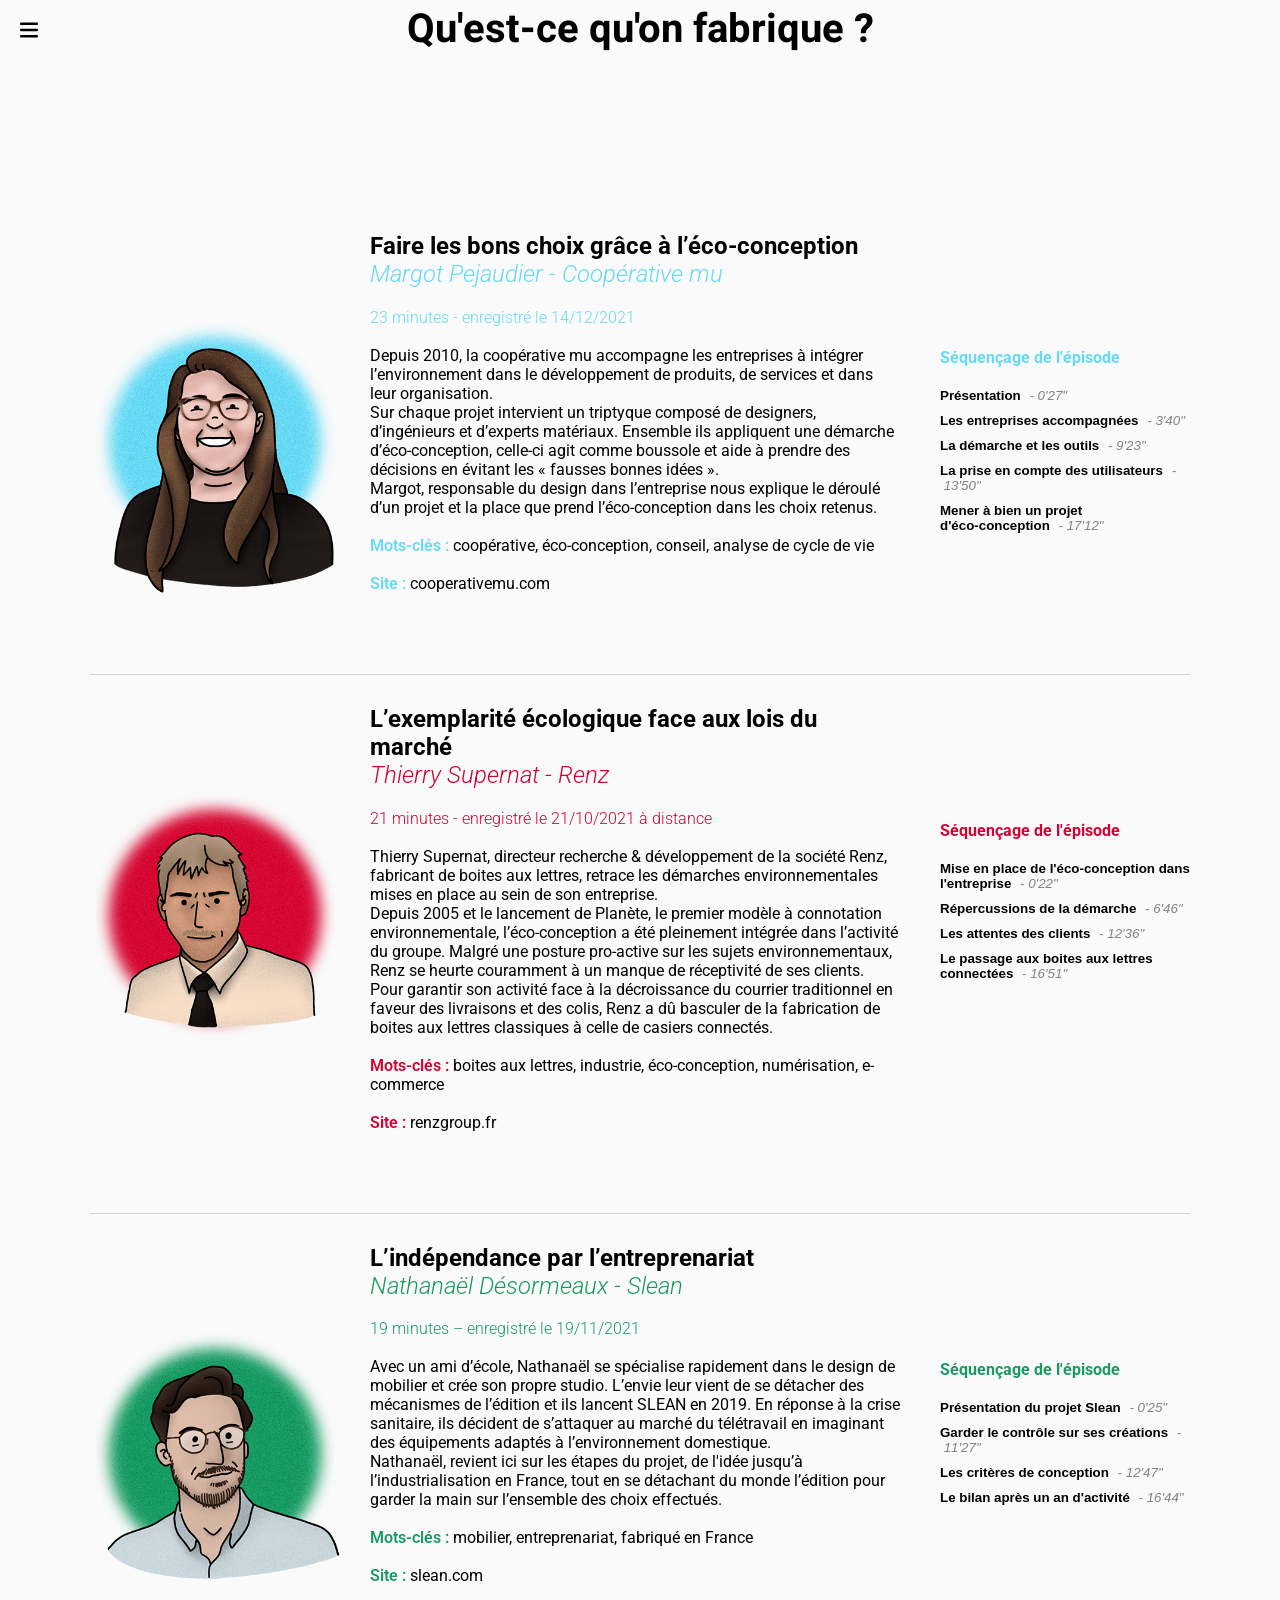
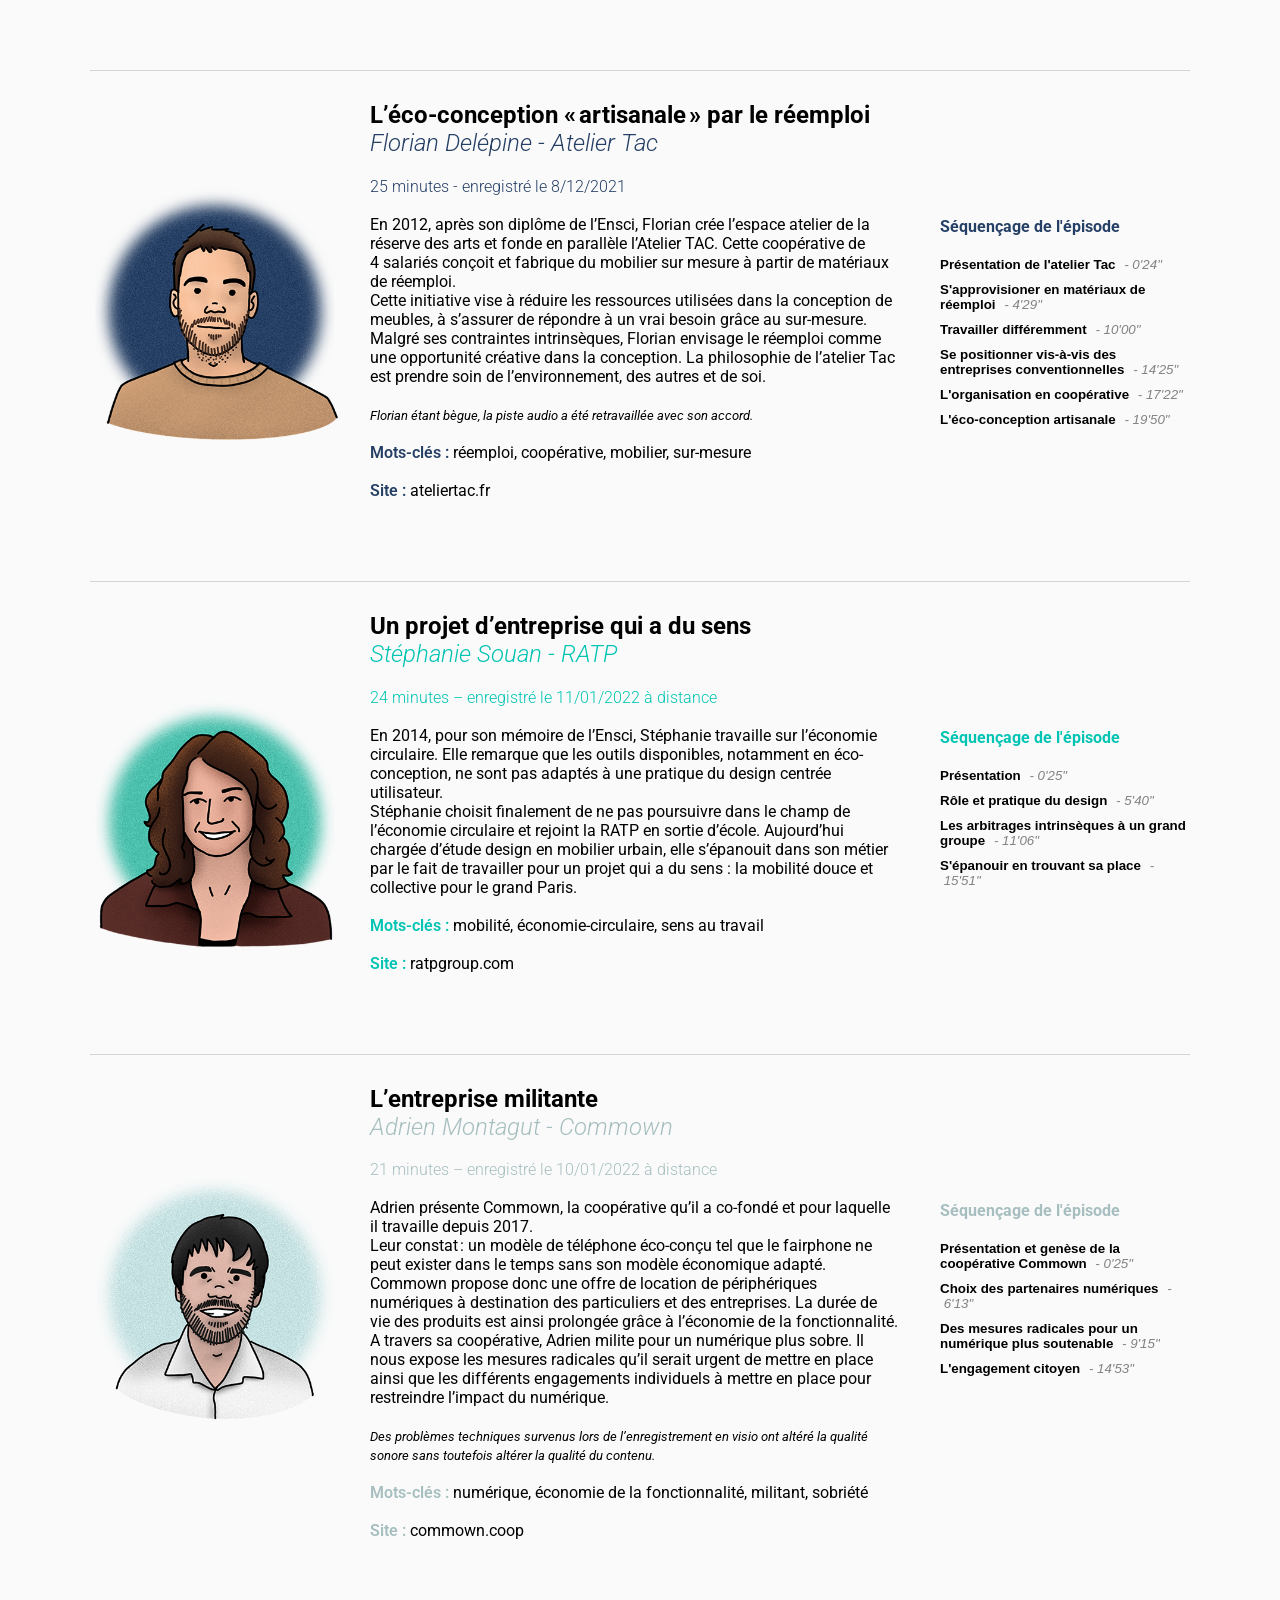
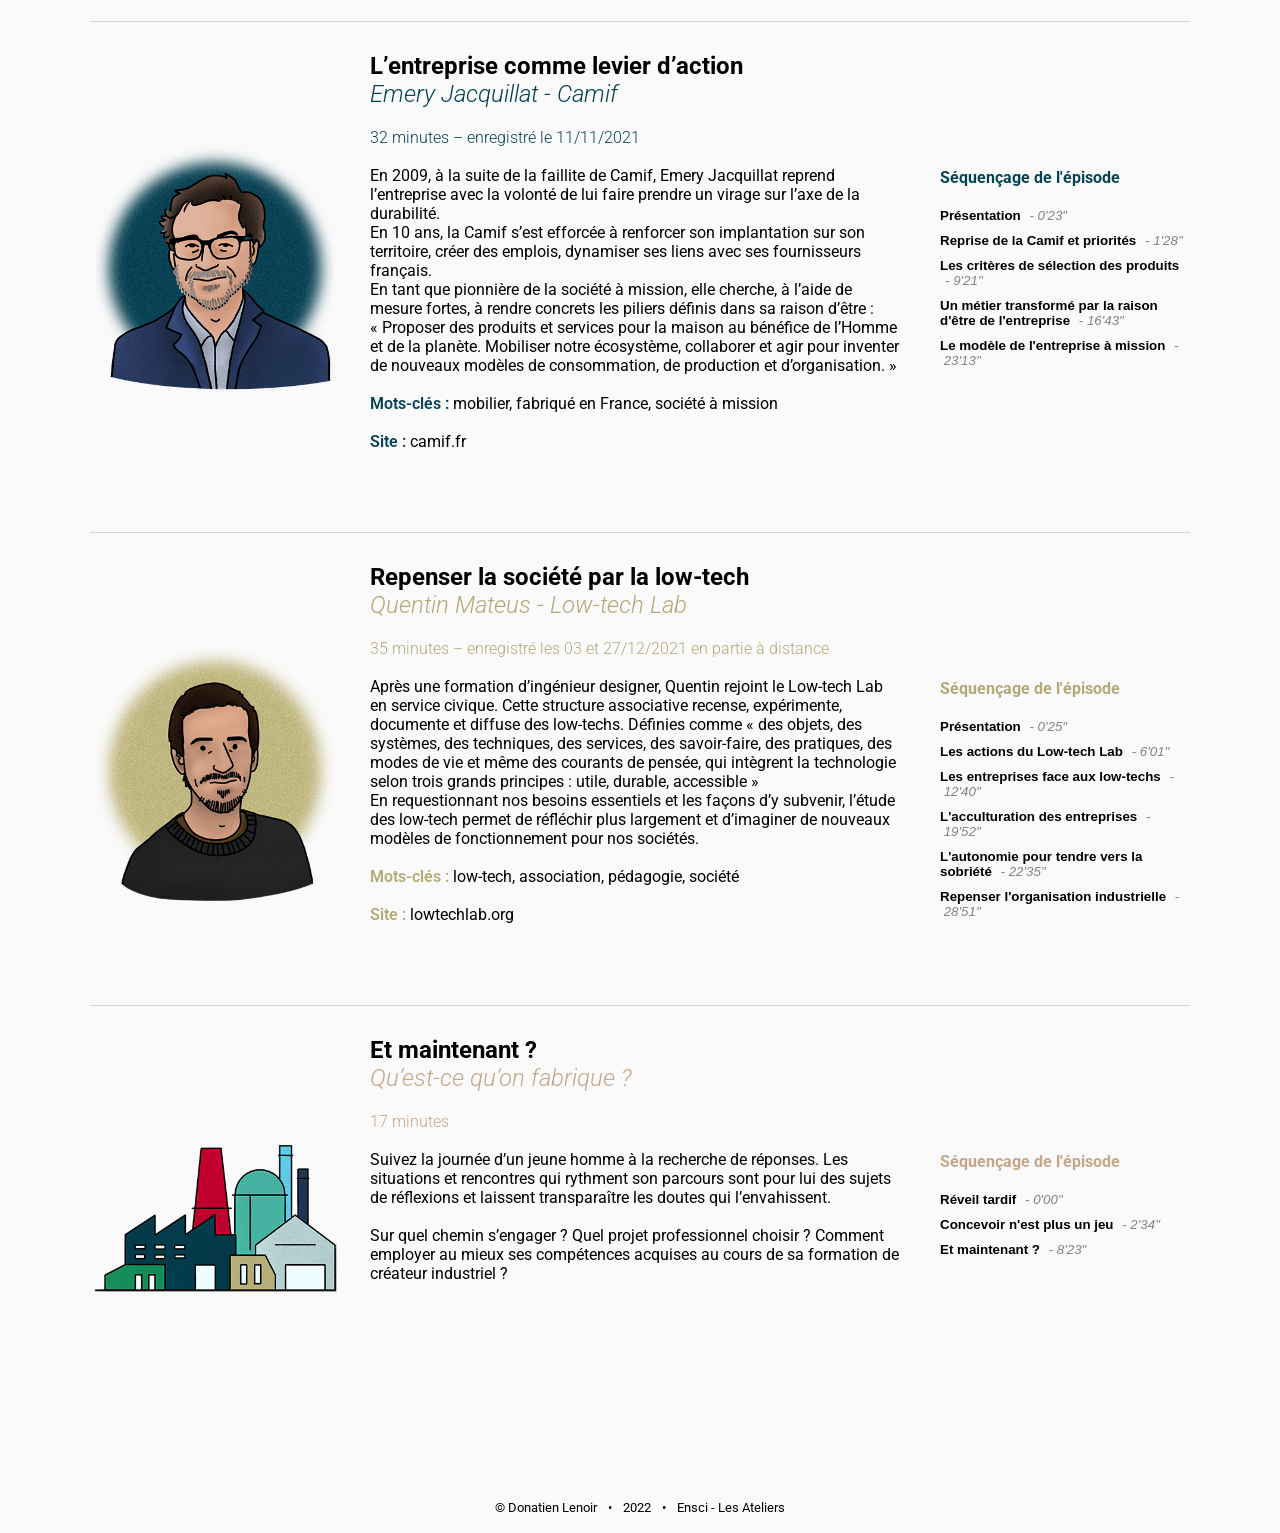
<file: episodes.html>
<!DOCTYPE html>

<!-- Ce site est codé de façon complètement artisanle et anarchique, de la grosse bidouille, du bon bricolage donc désolé à toi petit fouineur mais cela risque d'être compliqué de tout comprendre -->


<html>
  <head>
    <link href="Style.css" rel="stylesheet" >
    <link href="https://fonts.googleapis.com/css?family=Heebo:400,500,700,800,900|Roboto:100,100i,300,300i,400,400i,500,500i,700,700i,900,900i&display=swap" rel="stylesheet">
    <link rel="stylesheet" href="https://use.fontawesome.com/releases/v5.5.0/css/all.css" integrity="sha384-B4dIYHKNBt8Bc12p+WXckhzcICo0wtJAoU8YZTY5qE0Id1GSseTk6S+L3BlXeVIU" crossorigin="anonymous">

    <title>Qu'est-ce qu'on fabrique&nbsp;? </title>
    <meta name="description" content="Mémoire de fin d'études sous la direction de Bruno Tainturier • Ensci - Les Ateliers • 2022">

    <meta charset="utf-8">
    <meta name="viewport" content="width=device-width, initial-scale=1.0, maximum-scale=1.0, user-scalable=no" />
    <link rel="icon" type="image/png" href="Ressources/svg/favicon.svg">

    <meta property="og:title" content="Qu'est-ce qu'on fabrique ?">
    <meta property="og:image" content="https://questcequonfabrique.ensci.com/Ressources/img/GabaritBanniere.png">
    <meta property="og:description" content="Mémoire de fin d'études sous la direction de Bruno Tainturier • Ensci - Les Ateliers • 2022">

    <script type='text/javascript' >
      let stateGlobal = ['off','off','off','off','off','off','off','off','off','off'];
    </script>

  </head>


  <template>

    <span><img id="photoPlayer" src=""></span>

        <div id="WrapperTitreEpisode">
          <span id="titreEpisode"> Titre de l'épisode </span>
        </div>

    <div id="audio-player-container">
            <audio src="" preload="metadata" autoplay ></audio>
            <button id="play-icon"><img id="boutonPlay" src="Ressources/svg/pause.svg"/></button>
            <button id="retour10s"><img src="Ressources/svg/retour10s.svg"/></button>
            <span id="current-time" class="time">0:00</span>
            <input type="range" id="seek-slider" max="100" value="0">
            <span id="duration" class="time">0:00</span>
            <button class="boutonVolumeContainer"><img  id="boutonVolume" src="Ressources/svg/volume-low.svg" /></button>
            <input type="range" id="volume-slider" max="100" value="100">
    </div>


  </template>




  <header class="header">

        <!-- MENU -->


        <input type="checkbox" id="menu">
          <label for="menu">
            <div class="hide-des">

              <img id="boutonMenu" src="Ressources/svg/bars-solid.svg"></img> <!--#######################-->


            </div>

          </label>
          <div id="rectangleMenu"></div>
          <div id="full-page"></div>
          <div id="menuPlayer" class="menu">
            <div class="menuContainer">
                <ul class="bold-text">

                  <li class="LienSommaire"><a href="index.html#WrapperSommaire">Sommaire</a></li>
                  <li class="LienSommaire"><a href="index.html#preambule">Point de départ</a></li><br>
                  <li class="LienSommaire"><a href="episodes.html">Les épisodes</a></li><br>
                  <ul>
                      <li class="LienSommaire"><a id="lien1" href="episodes.html#mu">Faire les bons choix grâce à <span class="insec">l’éco-conception</span></a></li>
                      <li class="LienSommaire"><a id="lien2" href="episodes.html#renz">L’exemplarité écologique face aux lois du marché</a></li>
                      <li class="LienSommaire"><a id="lien3" href="episodes.html#slean">L’indépendance par l’entreprenariat</a></li>
                      <li class="LienSommaire"><a id="lien4" href="episodes.html#ateliertac">L’éco-conception «&#8239;artisanale&#8239;» par le réemploi</a></li>
                      <li class="LienSommaire"><a id="lien5" href="episodes.html#ratp">Un projet d’entreprise qui a du sens</a></li>
                      <li class="LienSommaire"><a id="lien6" href="episodes.html#commown">L’entreprise militante</a> </li>
                      <li class="LienSommaire"><a id="lien7" href="episodes.html#camif">L’entreprise comme levier d’action</a></li>
                      <li class="LienSommaire"><a id="lien8" href="episodes.html#lowtechlab">Repenser la société par la <span class="insec">low-tech</span></a></li><br>
                      <li class="LienSommaire"><a id="lien9" href="episodes.html#episode9">Et maintenant&#8239;? Qu'est-ce qu'on fabrique&#8239;?</a></li><br>
                  </ul>


                  <li class="LienSommaire"><a href="ecoconception.html">Synthèse sur <span class="insec">l'éco-conception</span></a></li>
                  <br>
                  <li class="LienSommaire"><a href="ressources.html">Ressources</a></li>
                  <br>
                  <li class="LienSommaire"><a id="paddingPlayer" class="LastOfType" href="remerciements.html">Remerciements</a></li>
                  <br>
              </div>


            </ul>
          </div>


    <span>
      <h1 class="TitreMemoire"> Qu'est-ce qu'on fabrique&nbsp;? </h1>
    </span>



  </header>

  <body>

    <div id="playerPrincipalContainer">

        <audio-player id="playerPrincipal" class="playerEpisode"  ></audio-player>


    </div>


    <div id="WrapperGeneral">


      <div id="mu" class="WrapperEpisode">

        <div class="WrapperDescriptionEpisode">

          <div class="WrapperPhotoEpisode ">
           <img class="image mainAnimPhoto" src="Ressources/img/IllusMU.png" alt="Alt text" />
           <div class="hover">
             <button id="bouton1" class="boutonsPlay mainAnimPlay" ><img class="boutonPlayImage" src="Ressources/svg/play-clair.svg" /></button>
             <!-- <img id="mainAnim" src="Ressources/svg/mainAnim.svg" /> -->
           </div>
          </div>


            <span class="TexteEpisode">

                <h2> Faire les bons choix grâce à l’éco-conception  <br><span class="personne mu">Margot Pejaudier - Coopérative mu </span> </h2>

                <p class="descriptionEpisode">
                    <span class="temps mu"> 23 minutes - enregistré le 14/12/2021 </span><br><br>
                    Depuis 2010, la coopérative mu accompagne les entreprises à intégrer l’environnement dans le développement de produits, de services et dans leur organisation.
                    <br> Sur chaque projet intervient un triptyque composé de designers, d’ingénieurs et d’experts matériaux. Ensemble ils appliquent une démarche d’éco-conception, celle-ci agit comme boussole et aide à prendre des décisions en évitant les «&nbsp;fausses bonnes idées&nbsp;».
                    <br> Margot, responsable du design dans l’entreprise nous explique le déroulé d’un projet et la place que prend l’éco-conception dans les choix retenus.
                    <br><br><span class="motscles mu"> Mots-clés : </span> coopérative, éco-conception, conseil, analyse de cycle de vie
                    <br><br><span class="motscles mu"> Site : </span> <a href= "https://cooperativemu.com/" class="lienSite Chap2Mu" target="_blank"> cooperativemu.com </a>
                  </p>
            </span>


            <div class="WrapperChapitrageEpisode">

                <h3 class="mu"> Séquençage de l'épisode </h3>

                <button class="ChapMu boutonChap" value="27" class="boutonPlay" > <span class="chapitre Chap2Mu"> Présentation </span> <span class="tempsChapitre"> -&nbsp;0'27" </span></button>
                <button class="ChapMu boutonChap" value="220" class="boutonPlay" > <span class="chapitre Chap2Mu"> Les entreprises accompagnées </span> <span class="tempsChapitre"> -&nbsp;3'40" </span> </button>
                <button class="ChapMu boutonChap" value="563" class="boutonPlay" > <span class="chapitre Chap2Mu"> La démarche et les outils </span> <span class="tempsChapitre"> -&nbsp;9'23" </span> </button>
                <button class="ChapMu boutonChap" value="830" class="boutonPlay" > <span class="chapitre Chap2Mu"> La prise en compte des utilisateurs </span> <span class="tempsChapitre"> -&nbsp;13'50" </span> </button>
                <button class="ChapMu boutonChap" value="1032" class="boutonPlay" > <span class="chapitre Chap2Mu"> Mener à bien un projet <span class="insec">d'éco-conception</span> </span> <span class="tempsChapitre"> -&nbsp;17'12" </span> </button>
            </div>




          </div>



      </div>

      <div id="renz" class="WrapperEpisode">

        <div class="WrapperDescriptionEpisode">

          <div class="WrapperPhotoEpisode">
           <img class="image" src="Ressources/img/IllusRENZ.png" alt="Alt text" />
           <div class="hover">
             <button id="bouton2" class="boutonsPlay" ><img class="boutonPlayImage" src="Ressources/svg/play-clair.svg" /></button>
           </div>
          </div>


            <span class="TexteEpisode">

                <h2> L’exemplarité écologique face aux lois du marché  <br><span class="personne renz">Thierry Supernat - Renz </span></h2>

                <p class="descriptionEpisode">

                <span class="temps renz"> 21 minutes - enregistré le 21/10/2021 à distance</span><br><br>
                Thierry Supernat, directeur recherche & développement de la société Renz, fabricant de boites aux lettres, retrace les démarches environnementales mises en place au sein de son entreprise.
                <br>
                Depuis 2005 et le lancement de Planète, le premier modèle à connotation environnementale, l’éco-conception a été pleinement intégrée dans l’activité du groupe.
                Malgré une posture pro-active sur les sujets environnementaux, Renz se heurte couramment à un manque de réceptivité de ses clients.
                <br>
                Pour garantir son activité face à la décroissance du courrier traditionnel en faveur des livraisons et des colis, Renz a dû basculer de la fabrication de boites aux lettres classiques à celle de casiers connectés.
                <br><br><span class="motscles renz"> Mots-clés :</span> boites aux lettres, industrie, éco-conception, numérisation, e-commerce
                <br><br><span class="motscles renz"> Site : </span> <a href= "https://www.renzgroup.fr/" class="lienSite Chap2Renz" target="_blank"> renzgroup.fr </a>
                  </p>
            </span>

            <div class="WrapperChapitrageEpisode">

                    <h3 class="renz"> Séquençage de l'épisode  </h3>

                    <button class="ChapRenz boutonChap " value="22" class="boutonPlay" > <span class="chapitre Chap2Renz">Mise en place de l'éco-conception dans l'entreprise</span> <span class="tempsChapitre"> -&nbsp;0'22" </span></button>
                    <button class="ChapRenz boutonChap" value="406" class="boutonPlay" > <span class="chapitre Chap2Renz">Répercussions de la démarche</span> <span class="tempsChapitre"> -&nbsp;6'46" </span> </button>
                    <button class="ChapRenz boutonChap" value="756" class="boutonPlay" > <span class="chapitre Chap2Renz">Les attentes des clients</span> <span class="tempsChapitre"> -&nbsp;12'36" </span> </button>
                    <button class="ChapRenz boutonChap" value="1011" class="boutonPlay" > <span class="chapitre Chap2Renz">Le passage aux boites aux lettres connectées</span> <span class="tempsChapitre"> -&nbsp;16'51" </span> </button>
            </div>



          </div>



      </div>

      <div id="slean" class="WrapperEpisode">

        <div class="WrapperDescriptionEpisode">



          <div class="WrapperPhotoEpisode">
           <img class="image" src="Ressources/img/IllusSLEAN.png" alt="Alt text" />
           <div class="hover">
             <button id="bouton3" class="boutonsPlay" ><img class="boutonPlayImage" src="Ressources/svg/play-clair.svg" /></button>
           </div>
          </div>


            <span class="TexteEpisode">

                <h2> L’indépendance par l’entreprenariat <br><span class="personne slean">  Nathanaël Désormeaux - Slean </span> </h2>

                <p class="descriptionEpisode">
                  <span class="temps slean">19 minutes – enregistré le 19/11/2021 </span><br><br>
                  Avec un ami d’école, Nathanaël se spécialise rapidement dans le design de mobilier et crée son propre studio. L’envie leur vient de se détacher des mécanismes de l’édition et ils lancent SLEAN en 2019. En réponse à la crise sanitaire, ils décident de s’attaquer au marché du télétravail en imaginant des équipements adaptés à l’environnement domestique.
                  <br>
                  Nathanaël, revient ici sur les étapes du projet, de l'idée jusqu’à l’industrialisation en France, tout en se détachant du monde l’édition pour garder la main sur l’ensemble des choix effectués.
                  <br><br><span class="motscles slean">Mots-clés : </span>  mobilier, entreprenariat, fabriqué en France
                  <br><br><span class="motscles slean"> Site : </span> <a href= "https://slean.com/" class="lienSite Chap2Slean" target="_blank"> slean.com </a>
                </p>
            </span>

            <div class="WrapperChapitrageEpisode">

                    <h3 class="slean"> Séquençage de l'épisode</span> </h3>

                    <button class="ChapSlean boutonChap" value="25" class="boutonPlay" > <span class="chapitre Chap2Slean"> Présentation du projet Slean </span> <span class="tempsChapitre"> -&nbsp;0'25" </span></button>
                    <button class="ChapSlean boutonChap" value="687" class="boutonPlay" > <span class="chapitre Chap2Slean"> Garder le contrôle sur ses créations </span> <span class="tempsChapitre"> -&nbsp;11'27" </span> </button>
                    <button class="ChapSlean boutonChap" value="767" class="boutonPlay" > <span class="chapitre Chap2Slean"> Les critères de conception </span> <span class="tempsChapitre"> -&nbsp;12'47" </span> </button>
                    <button class="ChapSlean boutonChap" value="1004" class="boutonPlay" > <span class="chapitre Chap2Slean"> Le bilan après un an d'activité </span> <span class="tempsChapitre"> -&nbsp;16'44" </span> </button>
            </div>

          </div>



      </div>

      <div id="ateliertac" class="WrapperEpisode">

        <div class="WrapperDescriptionEpisode">

          <div class="WrapperPhotoEpisode">
           <img class="image" src="Ressources/img/IllusATELIERTAC.png" alt="Alt text" />
           <div class="hover">
             <button id="bouton4" class="boutonsPlay"  ><img class="boutonPlayImage" src="Ressources/svg/play-clair.svg" /></button>
           </div>
          </div>

            <span class="TexteEpisode">

                <h2> L’éco-conception «&#8239;artisanale&#8239;» par le réemploi <br><span class="personne tac"> Florian Delépine - Atelier Tac </span> </h2>

                <p class="descriptionEpisode">

                <span class="temps tac"> 25 minutes - enregistré le 8/12/2021 </span><br><br>
                En 2012, après son diplôme de l’Ensci, Florian crée l’espace atelier de la réserve des arts et fonde en parallèle l’Atelier TAC. Cette coopérative de 4&nbsp;salariés conçoit et fabrique du mobilier sur mesure à partir de matériaux de réemploi.
                <br>
                Cette initiative vise à réduire les ressources utilisées dans la conception de meubles, à s’assurer de répondre à un vrai besoin grâce au sur-mesure.
                <br>
                Malgré ses contraintes intrinsèques, Florian envisage le réemploi comme une opportunité créative dans la conception.  La philosophie de l’atelier Tac est prendre soin de l’environnement, des autres et de soi.
                <br><br>
                <span class="warning"> Florian étant bègue, la piste audio a été retravaillée avec son accord. <!-- Je le remercie d'avoir accepté de se prêter au jeu de l’interview. --> </span>

                <br><br><span class="motscles tac"> Mots-clés : </span> réemploi, coopérative, mobilier, sur-mesure
                <br><br><span class="motscles tac"> Site : </span> <a href= "https://ateliertac.fr/" class="lienSite Chap2Tac" target="_blank"> ateliertac.fr </a>
                </p>
            </span>

            <div class="WrapperChapitrageEpisode">

                    <h3 class="tac"> Séquençage de l'épisode </span> </h3>

                    <button class="ChapTac boutonChap " value="24" class="boutonPlay" > <span class="chapitre Chap2Tac">Présentation de l'atelier Tac</span> <span class="tempsChapitre"> -&nbsp;0'24" </span></button>
                    <button class="ChapTac boutonChap" value="269" class="boutonPlay" > <span class="chapitre Chap2Tac">S'approvisioner en matériaux de réemploi</span> <span class="tempsChapitre"> -&nbsp;4'29" </span> </button>
                    <button class="ChapTac boutonChap" value="600" class="boutonPlay" > <span class="chapitre Chap2Tac">Travailler différemment</span> <span class="tempsChapitre"> -&nbsp;10'00" </span> </button>
                    <button class="ChapTac boutonChap" value="865" class="boutonPlay" > <span class="chapitre Chap2Tac">Se positionner vis-à-vis des entreprises conventionnelles</span> <span class="tempsChapitre"> -&nbsp;14'25" </span> </button>
                    <button class="ChapTac boutonChap" value="1042" class="boutonPlay" > <span class="chapitre Chap2Tac">L'organisation en coopérative</span> <span class="tempsChapitre"> -&nbsp;17'22" </span> </button>
                    <button class="ChapTac boutonChap" value="1190" class="boutonPlay" > <span class="chapitre Chap2Tac">L'éco-conception artisanale</span> <span class="tempsChapitre"> -&nbsp;19'50" </span> </button>
            </div>

          </div>

      </div>

      <div id="ratp" class="WrapperEpisode">

        <div class="WrapperDescriptionEpisode">

          <div class="WrapperPhotoEpisode">
           <img class="image" src="Ressources/img/IllusRATP.png" alt="Alt text" />
           <div class="hover">
             <button id="bouton5" class="boutonsPlay"  ><img class="boutonPlayImage" src="Ressources/svg/play-clair.svg" /></button>
           </div>
          </div>

            <span class="TexteEpisode">

                <h2> Un projet d’entreprise qui a du sens <br> <span class="personne ratp">  Stéphanie Souan - RATP </span></h2>

                <p class="descriptionEpisode">
                  <span class="temps ratp"> 24 minutes – enregistré le 11/01/2022 à distance</span><br><br>
                  En 2014, pour son mémoire de l’Ensci, Stéphanie travaille sur l’économie circulaire. Elle remarque que les outils disponibles, notamment en éco-conception, ne sont pas adaptés à une pratique du design centrée utilisateur.
                  <br>
                  Stéphanie choisit finalement de ne pas poursuivre dans le champ de l’économie circulaire et rejoint la RATP en sortie d’école. Aujourd’hui chargée d’étude design en mobilier urbain, elle s’épanouit dans son métier par le fait de travailler pour un projet qui a du sens : la mobilité douce et collective pour le grand Paris.
                  <br><br><span class="motscles ratp">Mots-clés : </span> mobilité, économie-circulaire, sens au travail
                  <br><br><span class="motscles ratp"> Site : </span> <a href= "https://ratpgroup.com/fr/" class="lienSite Chap2Ratp" target="_blank"> ratpgroup.com</a>

                  </p>
            </span>

            <div class="WrapperChapitrageEpisode">

                    <h3 class="ratp"> Séquençage de l'épisode </h3>

                    <button class="ChapRatp boutonChap " value="25" class="boutonPlay" > <span class="chapitre Chap2Ratp"> Présentation </span> <span class="tempsChapitre"> -&nbsp;0'25" </span></button>
                    <button class="ChapRatp boutonChap" value="340" class="boutonPlay" > <span class="chapitre Chap2Ratp"> Rôle et pratique du design  </span> <span class="tempsChapitre"> -&nbsp;5'40" </span> </button>
                    <button class="ChapRatp boutonChap" value="666" class="boutonPlay" > <span class="chapitre Chap2Ratp"> Les arbitrages intrinsèques à un grand groupe </span> <span class="tempsChapitre"> -&nbsp;11'06" </span> </button>
                    <button class="ChapRatp boutonChap" value="951" class="boutonPlay" > <span class="chapitre Chap2Ratp"> S'épanouir en trouvant sa place </span> <span class="tempsChapitre"> -&nbsp;15'51" </span> </button>
            </div>

          </div>

      </div>

      <div id="commown" class="WrapperEpisode">

        <div class="WrapperDescriptionEpisode">

          <div class="WrapperPhotoEpisode">
           <img class="image" src="Ressources/img/IllusCOMMOWN.png" alt="Alt text" />
           <div class="hover">
             <button id="bouton6" class="boutonsPlay"  ><img class="boutonPlayImage" src="Ressources/svg/play-clair.svg" /></button>
           </div>
          </div>

            <span class="TexteEpisode">

                <h2> L’entreprise militante <br> <span class="personne commown">  Adrien Montagut - Commown </span> </h2>

                <p class="descriptionEpisode">
                  <span class="temps commown"> 21 minutes – enregistré le 10/01/2022 à distance </span><br><br>


                  Adrien présente Commown, la coopérative qu’il a co-fondé et pour laquelle il travaille depuis 2017.
                  <br>
                  Leur constat&#8239;: un modèle de téléphone éco-conçu tel que le fairphone ne peut exister dans le temps sans son modèle économique adapté. Commown propose donc une offre de location de périphériques numériques à destination des particuliers et des entreprises. La durée de vie des produits est ainsi prolongée grâce à l’économie de la fonctionnalité.
                   <br>
                  A travers sa coopérative, Adrien milite pour un numérique plus sobre. Il nous expose les mesures radicales qu’il serait urgent de mettre en place ainsi que les différents engagements individuels à mettre en place pour restreindre l’impact du numérique.

                  <br><br><span class="warning"> Des problèmes techniques survenus lors de l’enregistrement en visio ont altéré la qualité sonore sans toutefois altérer la qualité du contenu. </span>

                  <br><br>
                  <span class="motscles commown">Mots-clés : </span> numérique, économie de la fonctionnalité, militant, sobriété
                  <br><br><span class="motscles commown"> Site : </span> <a href= "https://commown.coop/" class="lienSite Chap2Commown" target="_blank">commown.coop</a>
                  </p>
            </span>

            <div class="WrapperChapitrageEpisode">

                    <h3 class="commown"> Séquençage de l'épisode </h3>

                    <button class="ChapCommown boutonChap " value="25" class="boutonPlay" > <span class="chapitre Chap2Commown"> Présentation et genèse de la coopérative Commown </span> <span class="tempsChapitre"> -&nbsp;0'25" </span></button>
                    <button class="ChapCommown boutonChap" value="373" class="boutonPlay" > <span class="chapitre Chap2Commown"> Choix des partenaires numériques</span> <span class="tempsChapitre"> -&nbsp;6'13" </span> </button>
                    <button class="ChapCommown boutonChap" value="555" class="boutonPlay" > <span class="chapitre Chap2Commown"> Des mesures radicales pour un numérique plus soutenable</span> <span class="tempsChapitre"> -&nbsp;9'15" </span> </button>
                    <button class="ChapCommown boutonChap" value="893" class="boutonPlay" > <span class="chapitre Chap2Commown"> L'engagement citoyen</span> <span class="tempsChapitre"> -&nbsp;14'53" </span> </button>
            </div>

          </div>


      </div>

      <div id="camif" class="WrapperEpisode">

        <div class="WrapperDescriptionEpisode">

          <div class="WrapperPhotoEpisode">
           <img class="image" src="Ressources/img/IllusCAMIF.png" alt="Alt text" />
           <div class="hover">
             <button id="bouton7" class="boutonsPlay"  ><img class="boutonPlayImage" src="Ressources/svg/play-clair.svg" /></button>
           </div>
          </div>

            <span class="TexteEpisode">

                <h2> L’entreprise comme levier d’action <br> <span class="personne camif">Emery Jacquillat - Camif </span></h2>

                <p class="descriptionEpisode">
                  <span class="temps camif">32 minutes – enregistré le 11/11/2021 </span><br><br>
                  En 2009, à la suite de la faillite de Camif, Emery Jacquillat reprend l’entreprise avec la volonté de lui faire prendre un virage sur l’axe de la durabilité.
                  <br>
                  En 10 ans, la Camif s’est efforcée à renforcer son implantation sur son territoire, créer des emplois, dynamiser ses liens avec ses fournisseurs français.
                  <br>
                  En tant que pionnière de la société à mission, elle cherche, à l’aide de mesure fortes, à rendre concrets les piliers définis dans sa raison d’être : «&nbsp;Proposer des produits et services pour la maison au bénéfice de l’Homme et de la planète. Mobiliser notre écosystème, collaborer et agir pour inventer de nouveaux modèles de consommation, de production et d’organisation.&nbsp;»
                  <br><br><span class="motscles camif">Mots-clés : </span> mobilier, fabriqué en France, société à mission
                  <br><br><span class="motscles camif"> Site : </span> <a href= "https://www.camif.fr/" class="lienSite Chap2Camif" target="_blank">camif.fr</a>
                  </p>
            </span>

            <div class="WrapperChapitrageEpisode">

                    <h3 class="camif"> Séquençage de l'épisode </h3>

                    <button class="ChapCamif boutonChap " value="23" class="boutonPlay" > <span class="chapitre Chap2Camif">Présentation </span> <span class="tempsChapitre"> -&nbsp;0'23" </span></button>
                    <button class="ChapCamif boutonChap" value="89" class="boutonPlay" > <span class="chapitre Chap2Camif">Reprise de la Camif et priorités </span> <span class="tempsChapitre"> -&nbsp;1'28" </span> </button>
                    <button class="ChapCamif boutonChap" value="561" class="boutonPlay" > <span class="chapitre Chap2Camif">Les critères de sélection des produits </span> <span class="tempsChapitre"> -&nbsp;9'21" </span> </button>
                    <button class="ChapCamif boutonChap" value="1003" class="boutonPlay" > <span class="chapitre Chap2Camif">Un métier transformé par la raison d'être de l'entreprise</span> <span class="tempsChapitre"> -&nbsp;16'43" </span> </button>
                    <button class="ChapCamif boutonChap" value="1393" class="boutonPlay" > <span class="chapitre Chap2Camif">Le modèle de l'entreprise à mission</span> <span class="tempsChapitre"> -&nbsp;23'13" </span> </button>
            </div>

          </div>

      </div>

      <div id="lowtechlab" class="WrapperEpisode">

        <div class="WrapperDescriptionEpisode">

          <div class="WrapperPhotoEpisode">
           <img class="image" src="Ressources/img/IllusLOWTECHLAB.png" alt="Alt text" />
           <div class="hover">
             <button id="bouton8" class="boutonsPlay"  ><img class="boutonPlayImage" src="Ressources/svg/play-clair.svg" /></button>
           </div>
          </div>

            <span class="TexteEpisode">

                <h2> Repenser la société par la low-tech  <br><span class="personne lowtechlab"> Quentin Mateus - Low-tech Lab </span></h2>

                <p class="descriptionEpisode">
                  <span class="temps lowtechlab">35 minutes – enregistré les 03 et 27/12/2021 en partie à distance </span><br><br>
                  Après une formation d’ingénieur designer, Quentin rejoint le Low-tech Lab en service civique. Cette structure associative recense, expérimente, documente et diffuse des low-techs. Définies comme «&nbsp;des objets, des systèmes, des techniques, des services, des savoir-faire, des pratiques, des modes de vie et même des courants de pensée, qui intègrent la technologie selon trois grands principes : utile, durable, accessible&nbsp;»
                  <br>
                  En requestionnant nos besoins essentiels et les façons d’y subvenir, l’étude des low-tech permet de réfléchir plus largement et d’imaginer de nouveaux modèles de fonctionnement pour nos sociétés.
                  <br><br><span class="motscles lowtechlab">Mots-clés : </span> low-tech, association, pédagogie, société
                  <br><br><span class="motscles lowtechlab"> Site : </span> <a href= "https://lowtechlab.org/fr" class="lienSite Chap2Ltl" target="_blank">lowtechlab.org</a>
                  </p>
            </span>

            <div class="WrapperChapitrageEpisode">

                    <h3 class="lowtechlab"> Séquençage de l'épisode </h3>

                    <button class="ChapLtl boutonChap " value="25" class="boutonPlay" > <span class="chapitre Chap2Ltl">Présentation </span> <span class="tempsChapitre"> -&nbsp;0'25" </span></button>
                    <button class="ChapLtl boutonChap" value="361" class="boutonPlay" > <span class="chapitre Chap2Ltl">Les actions du Low-tech Lab</span> <span class="tempsChapitre"> -&nbsp;6'01" </span> </button>
                    <button class="ChapLtl boutonChap" value="760" class="boutonPlay" > <span class="chapitre Chap2Ltl">Les entreprises face aux low-techs</span> <span class="tempsChapitre"> -&nbsp;12'40" </span> </button>
                    <button class="ChapLtl boutonChap" value="1192" class="boutonPlay" > <span class="chapitre Chap2Ltl">L'acculturation des entreprises</span> <span class="tempsChapitre"> -&nbsp;19'52" </span> </button>
                    <button class="ChapLtl boutonChap" value="1355" class="boutonPlay" > <span class="chapitre Chap2Ltl">L'autonomie pour tendre vers la sobriété</span> <span class="tempsChapitre"> -&nbsp;22'35" </span> </button>
                    <button class="ChapLtl boutonChap" value="1731" class="boutonPlay" > <span class="chapitre Chap2Ltl">Repenser l'organisation industrielle</span> <span class="tempsChapitre"> -&nbsp;28'51" </span> </button>
            </div>

          </div>

      </div>

      <div id="episode9" class="WrapperEpisode">

        <div class="WrapperDescriptionEpisode">

          <div class="WrapperPhotoEpisode WPEp9">
           <img class="image" src="Ressources/img/IllusEpisode9.png" alt="Alt text" />
           <div class="hover">
             <button id="bouton9" class="boutonsPlay"  ><img class="boutonPlayImage" src="Ressources/svg/play-clair.svg" /></button>
           </div>
          </div>

            <span class="TexteEpisode">

                <h2> Et maintenant ? <br><span class="personne episode9">  Qu’est-ce qu’on fabrique ? </span></h2>

                <p class="descriptionEpisode">

                    <span class="temps episode9">17 minutes </span><br><br>
                    Suivez la journée d’un jeune homme à la recherche de réponses. Les situations et rencontres qui rythment son parcours sont pour lui des sujets de réflexions et laissent transparaître les doutes qui l’envahissent.
                    <br><br>
                    Sur quel chemin s’engager ? Quel projet professionnel choisir ? Comment employer au mieux ses compétences acquises au cours de sa formation de créateur industriel ?

                </p>
            </span>

            <div class="WrapperChapitrageEpisode">

                    <h3 class="episode9"> Séquençage de l'épisode </h3>

                    <button class="ChapEp9 boutonChap " value="0" class="boutonPlay" > <span class="chapitre Chap2Ep9"> Réveil tardif</span> <span class="tempsChapitre"> -&nbsp;0'00" </span></button>
                    <button class="ChapEp9 boutonChap" value="154" class="boutonPlay" > <span class="chapitre Chap2Ep9"> Concevoir n'est plus un jeu </span> <span class="tempsChapitre"> -&nbsp;2'34" </span> </button>
                    <button class="ChapEp9 boutonChap" value="503" class="boutonPlay" > <span class="chapitre Chap2Ep9"> Et maintenant ?  </span> <span class="tempsChapitre"> -&nbsp;8'23" </span> </button>


            </div>

          </div>

      </div>

            <button id="bouton10" class="boutonsPlay boutonCaché" ></button>



      <!--

      Ressources/episodes/1-EpisodeMPejaudierrMU.mp3
      Ressources/episodes/2-EpisodeTSupernatRENZ.mp3
      Ressources/episodes/3-EpisodeNDesormeauxSLEAN.mp3
      Ressources/episodes/4-EpisodeFDelepineATELIERTAC.mp3
      Ressources/episodes/5-EpisodeSSouanRATP.mp3
      Ressources/episodes/6-EpisodeAMontagutCOMMOWN.mp3
      Ressources/episodes/7-EpisodeEJacquillatCAMIF.mp3
      Ressources/episodes/8-EpisodeQMLOWTECHLAB.mp3

      -->





      </div>

    <footer>

          <div>©&nbsp;Donatien Lenoir</div>
          <div> • </div>
          <div>2022</div>
          <div> • </div>
          <div> <a class="lienFooter" href="https://www.ensci.com/" target="_blank">Ensci&nbsp;-&nbsp;Les&nbsp;Ateliers</a></div>

        </footer>


    <script src="https://ajax.googleapis.com/ajax/libs/jquery/3.5.1/jquery.min.js"></script>
    <script src="ApparitionDisparitionPlayerEtChapitrage.js"></script>
    <script src="AudioControlPlayerUniqueChap.js"></script>
    <script src="OmbreSticky.js"></script>
    <script src="GestionDuMenu.js"></script>





  </body>

</html>
</file>
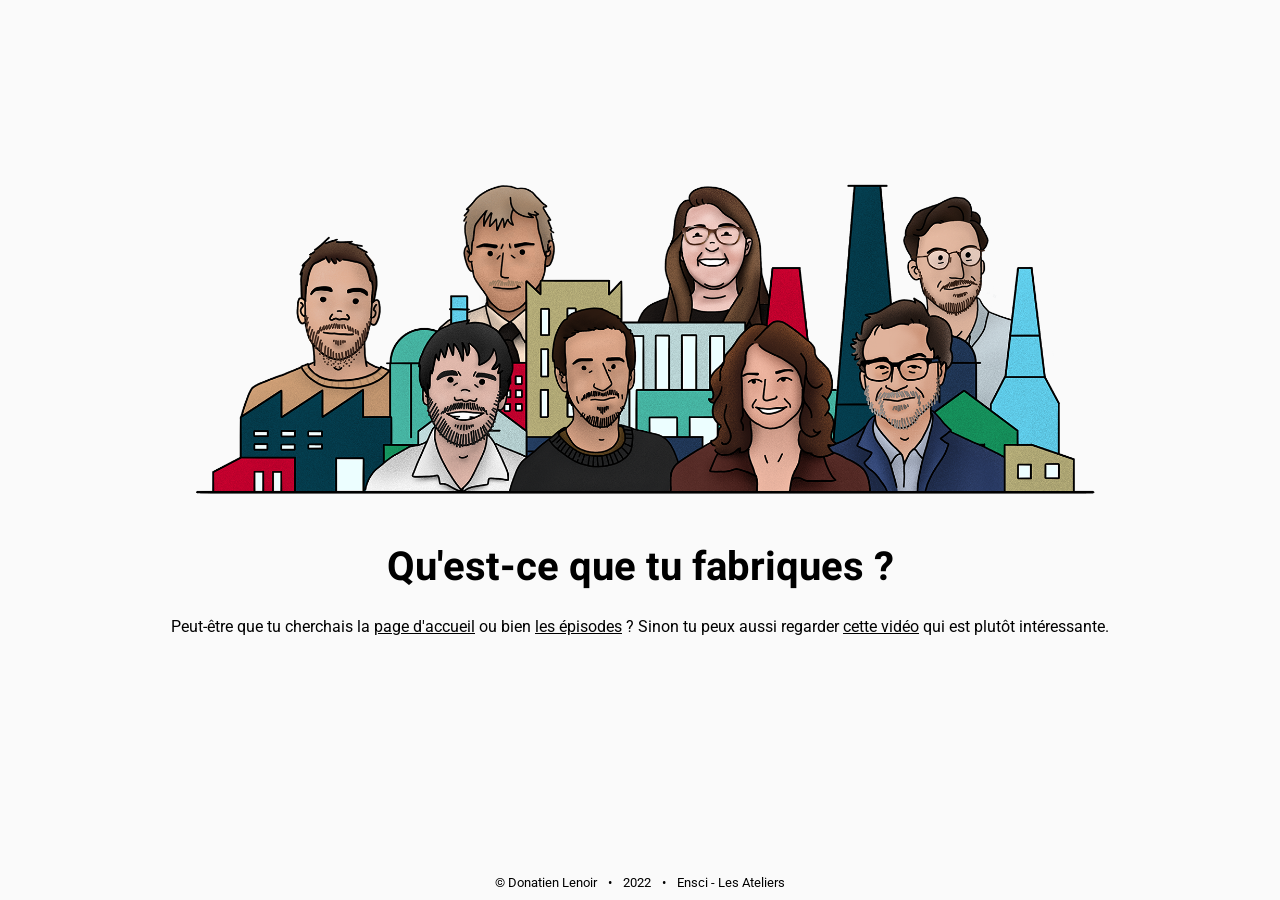
<file: page-non-trouvee.html>
<!DOCTYPE html>

<!-- Ce site est codé de façon complètement artisanle et anarchique, de la grosse bidouille, du bon bricolage donc désolé à toi petit fouineur mais cela risque d'être compliqué de tout comprendre -->


<html>
  <head>
    <link rel="icon" type="image/png" href="Ressources/svg/favicon.svg">
    <link href="Style.css" rel="stylesheet" >
    <link href="https://fonts.googleapis.com/css?family=Heebo:400,500,700,800,900|Roboto:100,100i,300,300i,400,400i,500,500i,700,700i,900,900i&display=swap" rel="stylesheet">
    <link rel="stylesheet" href="https://use.fontawesome.com/releases/v5.5.0/css/all.css" integrity="sha384-B4dIYHKNBt8Bc12p+WXckhzcICo0wtJAoU8YZTY5qE0Id1GSseTk6S+L3BlXeVIU" crossorigin="anonymous">
    <title>Qu'est-ce que tu fabriques ?</title>

    <meta property="og:title" content="Qu'est-ce tu fabriques ?">
    <meta property="og:image" content="https://questcequonfabrique.ensci.com/Ressources/img/GabaritBanniere.png">
    <meta property="og:description" content="Mémoire de fin d'études sous la direction de Bruno Tainturier • Ensci - Les Ateliers • 2022">

    <meta charset="utf-8">
    <!-- <meta name="viewport" content="width=device-width" /> -->
  </head>

<body>

  <div>
    <img id="photobanniere" src="Ressources/img/GabaritBanniere.png">
  </div>

  <header class="header">

          <!-- MENU -->


          <input type="checkbox" id="menu">
            <label for="menu">
              <div class="hide-des">

                <img id="boutonMenu" src="Ressources/svg/bars-solid.svg"></img> <!--#######################-->


              </div>

            </label>
            <div id="rectangleMenu"></div>
            <div id="full-page"></div>
            <div id="menuPlayer" class="menu">
              <div class="menuContainer">
                  <ul class="bold-text">

                    <li class="LienSommaire"><a href="index.html#WrapperSommaire">Sommaire</a></li>
                    <li class="LienSommaire"><a href="index.html#preambule">Point de départ</a></li><br>
                    <li class="LienSommaire"><a href="episodes.html">Les épisodes</a></li><br>
                    <ul>
                        <li class="LienSommaire"><a id="lien1" href="episodes.html#mu">Faire les bons choix grâce à <span class="insec">l’éco-conception</span></a></li>
                        <li class="LienSommaire"><a id="lien2" href="episodes.html#renz">L’exemplarité écologique face aux lois du marché</a></li>
                        <li class="LienSommaire"><a id="lien3" href="episodes.html#slean">L’indépendance par l’entreprenariat</a></li>
                        <li class="LienSommaire"><a id="lien4" href="episodes.html#ateliertac">L’éco-conception «&#8239;artisanale&#8239;» par le réemploi</a></li>
                        <li class="LienSommaire"><a id="lien5" href="episodes.html#ratp">Un projet d’entreprise qui a du sens</a></li>
                        <li class="LienSommaire"><a id="lien6" href="episodes.html#commown">L’entreprise militante</a> </li>
                        <li class="LienSommaire"><a id="lien7" href="episodes.html#camif">L’entreprise comme levier d’action</a></li>
                        <li class="LienSommaire"><a id="lien8" href="episodes.html#lowtechlab">Repenser la société par la <span class="insec">low-tech</span></a></li><br>
                        <li class="LienSommaire"><a id="lien9" href="episodes.html#episode9">Et maintenant&#8239;? Qu'est-ce qu'on fabrique&#8239;?</a></li><br>
                    </ul>


                    <li class="LienSommaire"><a href="ecoconception.html">Synthèse sur <span class="insec">l'éco-conception</span></a></li>
                    <br>
                    <li class="LienSommaire"><a href="ressources.html">Ressources</a></li>
                    <br>
                    <li class="LienSommaire"><a id="paddingPlayer" class="LastOfType" href="remerciements.html">Remerciements</a></li>
                    <br>
                </div>


              </ul>
            </div>


      <span>
        <h1 class="TitreMemoire"> Qu'est-ce que tu fabriques&nbsp;? </h1>
      </span>



    </header>

    <div class="Wrapper404">

      Peut-être que tu cherchais la <a class="lienSite2" href="index.html">page d'accueil</a> ou bien <a class="lienSite2" href="episodes.html">les épisodes</a>&nbsp;? Sinon tu peux aussi regarder <a class="lienSite2" target="_blank" href="https://www.youtube.com/watch?v=DdR4ezuGbEY&list=PL3t1ytKnk4hXhMQ9ZjQTHzKei4d6RAPrV&index=2&ab_channel=28minutes-ARTE">cette vidéo</a> qui est plutôt intéressante.
        <br><br><br>

    </div>



  <footer class="f404">

      <div>©&nbsp;Donatien Lenoir</div>
      <div> • </div>
      <div>2022</div>
      <div> • </div>
      <div> <a class="lienFooter" href="https://www.ensci.com/" target="_blank">Ensci&nbsp;-&nbsp;Les&nbsp;Ateliers</a></div>

  </footer>



  <script src="https://ajax.googleapis.com/ajax/libs/jquery/3.5.1/jquery.min.js"></script>
  <script src="OmbreStickyIndex.js"></script>
  <script src="GestionDuMenu.js"></script>



  </body>
</file>
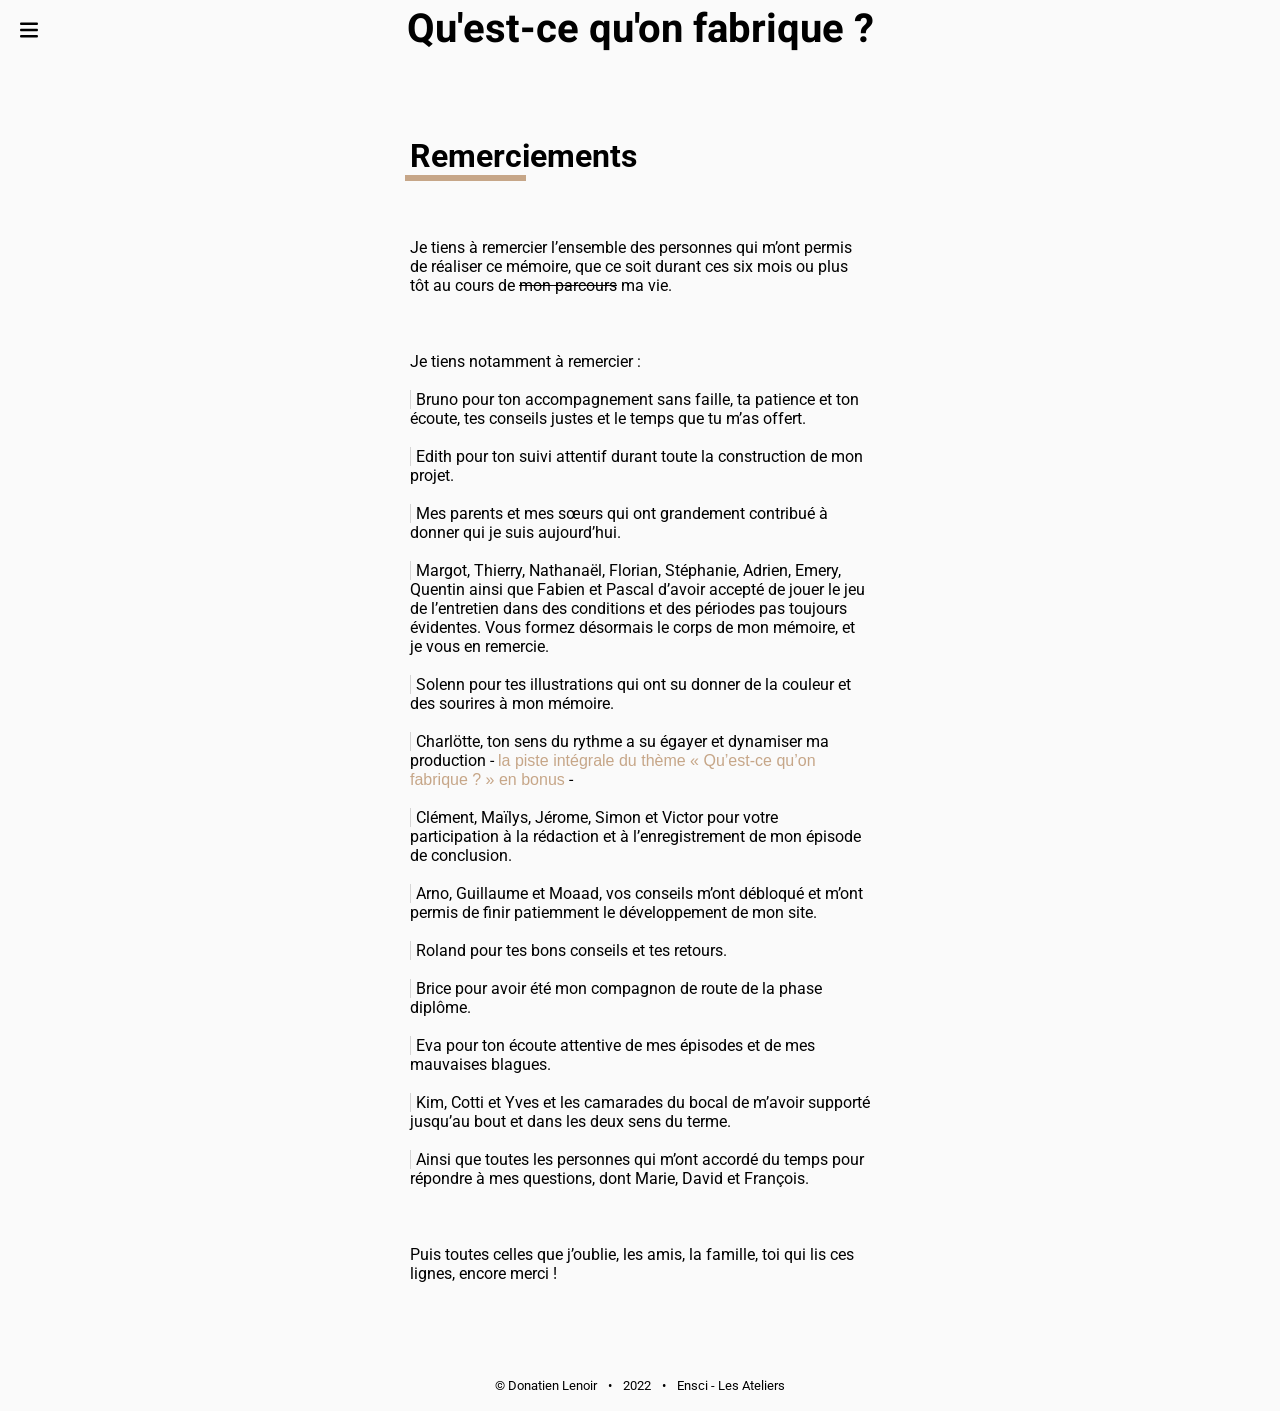
<file: remerciements.html>
<!DOCTYPE html>

<!-- Ce site est codé de façon complètement artisanle et anarchique, de la grosse bidouille, du bon bricolage donc désolé à toi petit fouineur mais cela risque d'être compliqué de tout comprendre -->


<html>
  <head>
    <link href="Style.css" rel="stylesheet" >
    <link href="https://fonts.googleapis.com/css?family=Heebo:400,500,700,800,900|Roboto:100,100i,300,300i,400,400i,500,500i,700,700i,900,900i&display=swap" rel="stylesheet">
    <link rel="stylesheet" href="https://use.fontawesome.com/releases/v5.5.0/css/all.css" integrity="sha384-B4dIYHKNBt8Bc12p+WXckhzcICo0wtJAoU8YZTY5qE0Id1GSseTk6S+L3BlXeVIU" crossorigin="anonymous">

    <title>Qu'est-ce qu'on fabrique&nbsp;? </title>
    <meta name="description" content="Mémoire de fin d'études sous la direction de Bruno Tainturier • Ensci - Les Ateliers • 2022">

    <meta charset="utf-8">
    <meta name="viewport" content="width=device-width, initial-scale=1.0, maximum-scale=1.0, user-scalable=no" />
    <link rel="icon" type="image/png" href="Ressources/svg/favicon.svg">

    <meta property="og:title" content="Qu'est-ce qu'on fabrique ?">
    <meta property="og:image" content="https://questcequonfabrique.ensci.com/Ressources/img/GabaritBanniere.png">
    <meta property="og:description" content="Mémoire de fin d'études sous la direction de Bruno Tainturier • Ensci - Les Ateliers • 2022">

    <script type='text/javascript' >
      let stateGlobal = ['off','off','off','off','off','off','off','off','off','off'];
    </script>

  </head>


  <template>

    <span><img id="photoPlayer" src=""></span>

        <div id="WrapperTitreEpisode">
          <span id="titreEpisode"> Titre de l'épisode </span>
        </div>

    <div id="audio-player-container">
            <audio src="" preload="metadata" autoplay ></audio>
            <button id="play-icon"><img id="boutonPlay" src="Ressources/svg/pause.svg"/></button>
            <button id="retour10s"><img src="Ressources/svg/retour10s.svg"/></button>
            <span id="current-time" class="time">0:00</span>
            <input type="range" id="seek-slider" max="100" value="0">
            <span id="duration" class="time">0:00</span>
            <button class="boutonVolumeContainer"><img  id="boutonVolume" src="Ressources/svg/volume-low.svg" /></button>
            <input type="range" id="volume-slider" max="100" value="100">
    </div>


  </template>




  <header class="header">

        <!-- MENU -->


        <input type="checkbox" id="menu">
          <label for="menu">
            <div class="hide-des">

              <img id="boutonMenu" src="Ressources/svg/bars-solid.svg"></img> <!--#######################-->


            </div>

          </label>
          <div id="rectangleMenu"></div>
          <div id="full-page"></div>
          <div id="menuPlayer" class="menu">
            <div class="menuContainer">
                <ul class="bold-text">

                  <li class="LienSommaire"><a href="index.html#WrapperSommaire">Sommaire</a></li>
                  <li class="LienSommaire"><a href="index.html#preambule">Point de départ</a></li><br>
                  <li class="LienSommaire"><a href="episodes.html">Les épisodes</a></li><br>
                  <ul>
                      <li class="LienSommaire"><a id="lien1" href="episodes.html#mu">Faire les bons choix grâce à <span class="insec">l’éco-conception</span></a></li>
                      <li class="LienSommaire"><a id="lien2" href="episodes.html#renz">L’exemplarité écologique face aux lois du marché</a></li>
                      <li class="LienSommaire"><a id="lien3" href="episodes.html#slean">L’indépendance par l’entreprenariat</a></li>
                      <li class="LienSommaire"><a id="lien4" href="episodes.html#ateliertac">L’éco-conception «&#8239;artisanale&#8239;» par le réemploi</a></li>
                      <li class="LienSommaire"><a id="lien5" href="episodes.html#ratp">Un projet d’entreprise qui a du sens</a></li>
                      <li class="LienSommaire"><a id="lien6" href="episodes.html#commown">L’entreprise militante</a> </li>
                      <li class="LienSommaire"><a id="lien7" href="episodes.html#camif">L’entreprise comme levier d’action</a></li>
                      <li class="LienSommaire"><a id="lien8" href="episodes.html#lowtechlab">Repenser la société par la <span class="insec">low-tech</span></a></li><br>
                      <li class="LienSommaire"><a id="lien9" href="episodes.html#episode9">Et maintenant&#8239;? Qu'est-ce qu'on fabrique&#8239;?</a></li><br>
                  </ul>


                  <li class="LienSommaire"><a href="ecoconception.html">Synthèse sur <span class="insec">l'éco-conception</span></a></li>
                  <br>
                  <li class="LienSommaire"><a href="ressources.html">Ressources</a></li>
                  <br>
                  <li class="LienSommaire"><a id="paddingPlayer" class="LastOfType" href="remerciements.html">Remerciements</a></li>
                  <br>
              </div>


            </ul>
          </div>


    <span>
      <h1 class="TitreMemoire"> Qu'est-ce qu'on fabrique&nbsp;? </h1>
    </span>



  </header>

  <body>

    <div id="playerPrincipalContainer">

        <audio-player id="playerPrincipal" class="playerEpisode"  ></audio-player>


    </div>



    <button id="bouton1" class="boutonsPlay boutonCaché" ><img class="boutonPlayImage" src="Ressources/svg/play-clair.svg" /></button>
    <button id="bouton2" class="boutonsPlay boutonCaché" ><img class="boutonPlayImage" src="Ressources/svg/play-clair.svg" /></button>
    <button id="bouton3" class="boutonsPlay boutonCaché" ><img class="boutonPlayImage" src="Ressources/svg/play-clair.svg" /></button>
    <button id="bouton4" class="boutonsPlay boutonCaché" ><img class="boutonPlayImage" src="Ressources/svg/play-clair.svg" /></button>
    <button id="bouton5" class="boutonsPlay boutonCaché" ><img class="boutonPlayImage" src="Ressources/svg/play-clair.svg" /></button>
    <button id="bouton6" class="boutonsPlay boutonCaché" ><img class="boutonPlayImage" src="Ressources/svg/play-clair.svg" /></button>
    <button id="bouton7" class="boutonsPlay boutonCaché" ><img class="boutonPlayImage" src="Ressources/svg/play-clair.svg" /></button>
    <button id="bouton8" class="boutonsPlay boutonCaché" ><img class="boutonPlayImage" src="Ressources/svg/play-clair.svg" /></button>
    <button id="bouton9" class="boutonsPlay boutonCaché" ><img class="boutonPlayImage" src="Ressources/svg/play-clair.svg" /></button>



    <div id="WrapperGeneral">

      <!-- <div id="remerciements" class="WrapperContenu"> -->


        <div class="WrapperDoc">
          <h1 class="sommaire"> Remerciements </h1>
          <div class="trait"></div><br>


          <br><br>





      Je tiens à remercier l’ensemble des personnes qui m’ont permis de réaliser ce mémoire, que ce soit durant ces six mois ou plus tôt au cours de <span style="text-decoration: line-through;">mon parcours</span> ma vie.

      <br><br><br><br>

      Je tiens notamment à remercier&nbsp;: <br><br>

<span class="eltRemerciement">Bruno</span> pour ton accompagnement sans faille, ta patience et ton écoute, tes conseils justes et le temps que tu m’as offert.
<br><br>
<span class="eltRemerciement">Edith</span> pour ton suivi attentif durant toute la construction de mon projet.
<br><br>
<span class="eltRemerciement">Mes</span> parents et mes sœurs qui ont grandement contribué à donner qui je suis aujourd’hui.
<br><br>
<span class="eltRemerciement">Margot,</span> Thierry, Nathanaël, Florian, Stéphanie, Adrien, Emery, Quentin ainsi que Fabien et Pascal d’avoir accepté de jouer le jeu de l’entretien dans des conditions et des périodes pas toujours évidentes. Vous formez désormais le corps de mon mémoire, et je vous en remercie.
<br><br>
<span class="eltRemerciement">Solenn</span> pour tes illustrations qui ont su donner de la couleur et des sourires à mon mémoire.
<br><br>
<span class="eltRemerciement">Charlötte,</span> ton sens du rythme a su égayer et dynamiser ma production -&nbsp;<button id="bouton10" class="boutonsPlay boutonRemerciement"><span class="boutonPlayImage" src="Ressources/svg/play-clair.svg"></span>la piste intégrale du thème « Qu’est-ce qu’on fabrique ? » en bonus</button>&nbsp;-
<br><br>
<span class="eltRemerciement">Clément,</span> Maïlys, Jérome, Simon et Victor pour votre participation à la rédaction et à l’enregistrement de mon épisode de conclusion.
<br><br>
<span class="eltRemerciement">Arno,</span> Guillaume et Moaad, vos conseils m’ont débloqué et m’ont permis de finir patiemment le développement de mon site.
<br><br>
<span class="eltRemerciement">Roland</span> pour tes bons conseils et tes retours.
<br><br>
<span class="eltRemerciement">Brice</span> pour avoir été mon compagnon de route de la phase diplôme.
<br><br>
<span class="eltRemerciement">Eva</span> pour ton écoute attentive de mes épisodes et de mes mauvaises blagues.
<br><br>
<span class="eltRemerciement">Kim,</span> Cotti et Yves et les camarades du bocal de m’avoir supporté jusqu’au bout et dans les deux sens du terme.
<br><br>
<span class="eltRemerciement">Ainsi</span> que toutes les personnes qui m’ont accordé du temps pour répondre à mes questions, dont Marie, David et François.
<br><br>
<br><br>
Puis toutes celles que j’oublie, les amis, la famille, toi qui lis ces lignes, encore merci !
<br><br><br><br>



      </div>


      </div>

    <footer>

          <div>©&nbsp;Donatien Lenoir</div>
          <div> • </div>
          <div>2022</div>
          <div> • </div>
          <div> <a class="lienFooter" href="https://www.ensci.com/" target="_blank">Ensci&nbsp;-&nbsp;Les&nbsp;Ateliers</a></div>

        </footer>


    <script src="https://ajax.googleapis.com/ajax/libs/jquery/3.5.1/jquery.min.js"></script>
    <script src="ApparitionDisparitionPlayerEtChapitrage.js"></script>
    <script src="AudioControlPlayerUniqueChap.js"></script>
    <script src="OmbreSticky.js"></script>
    <script src="GestionDuMenu.js"></script>





  </body>

</html>
</file>
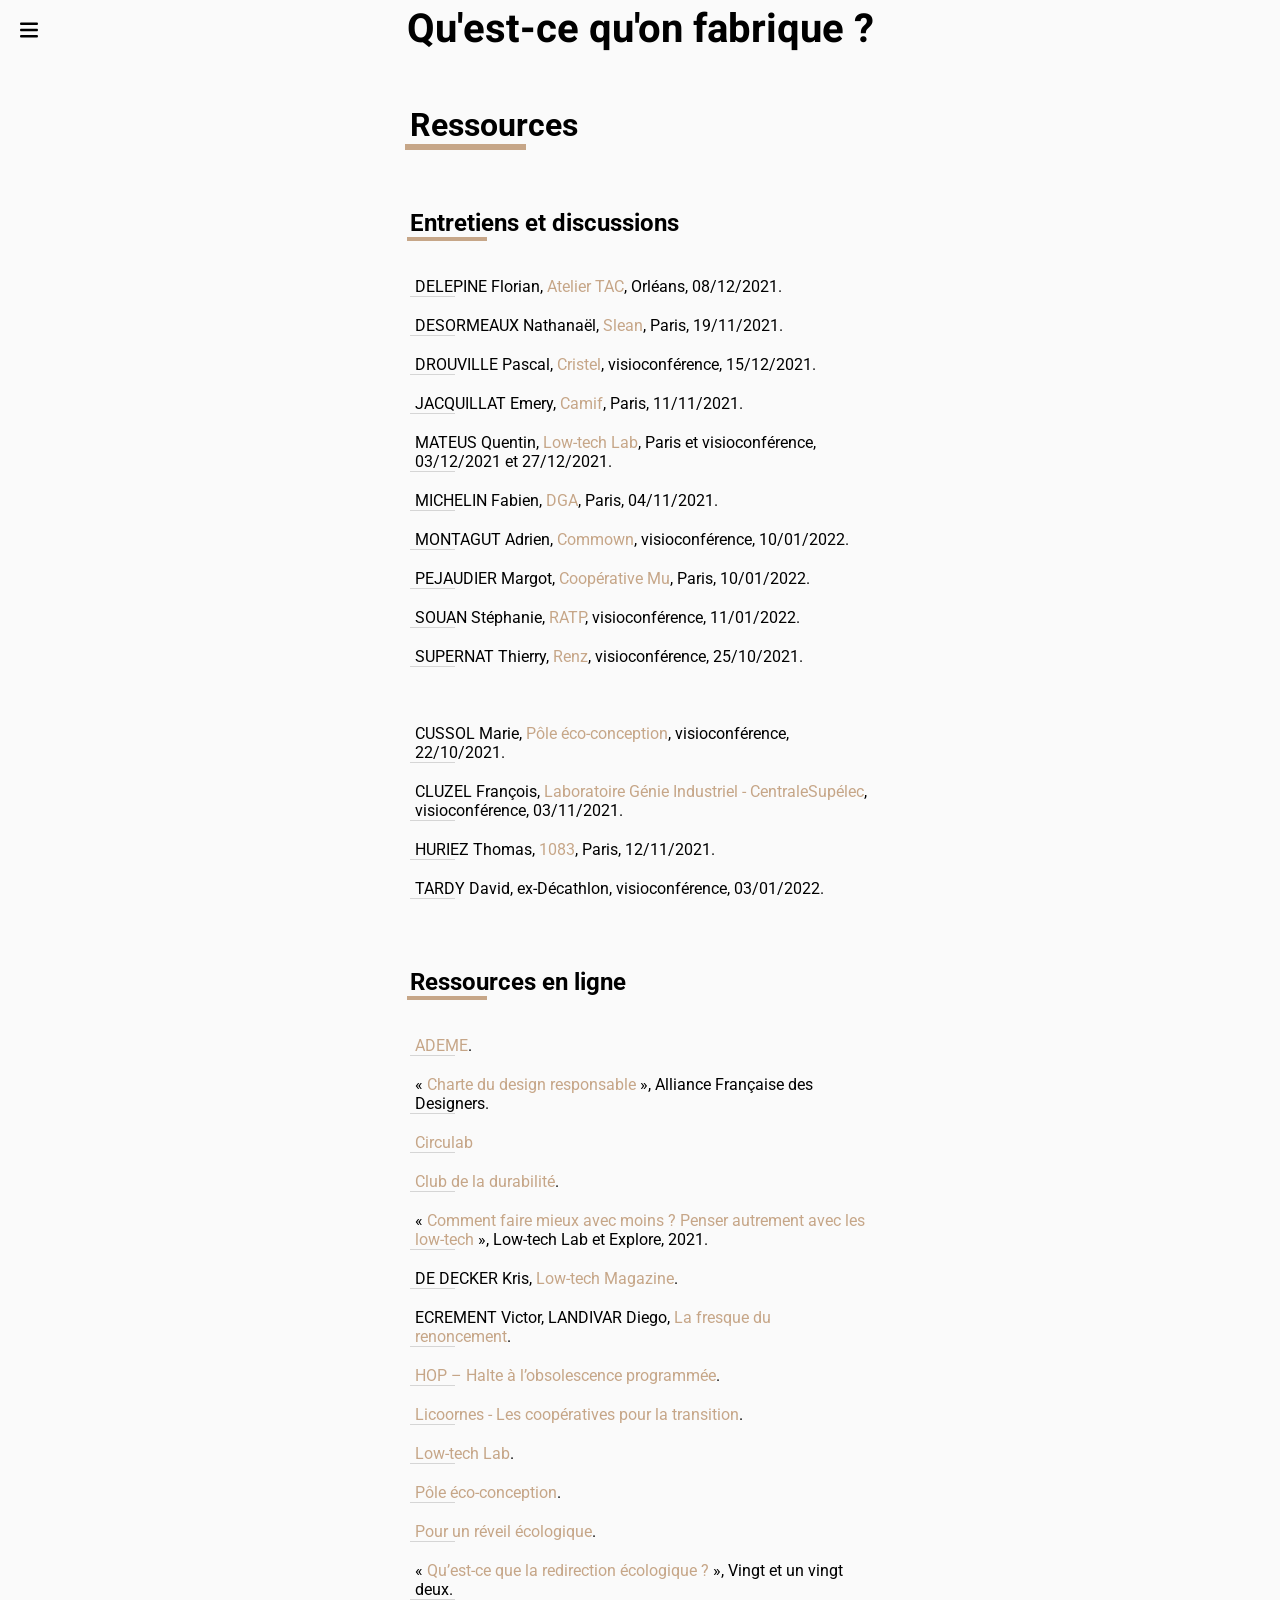
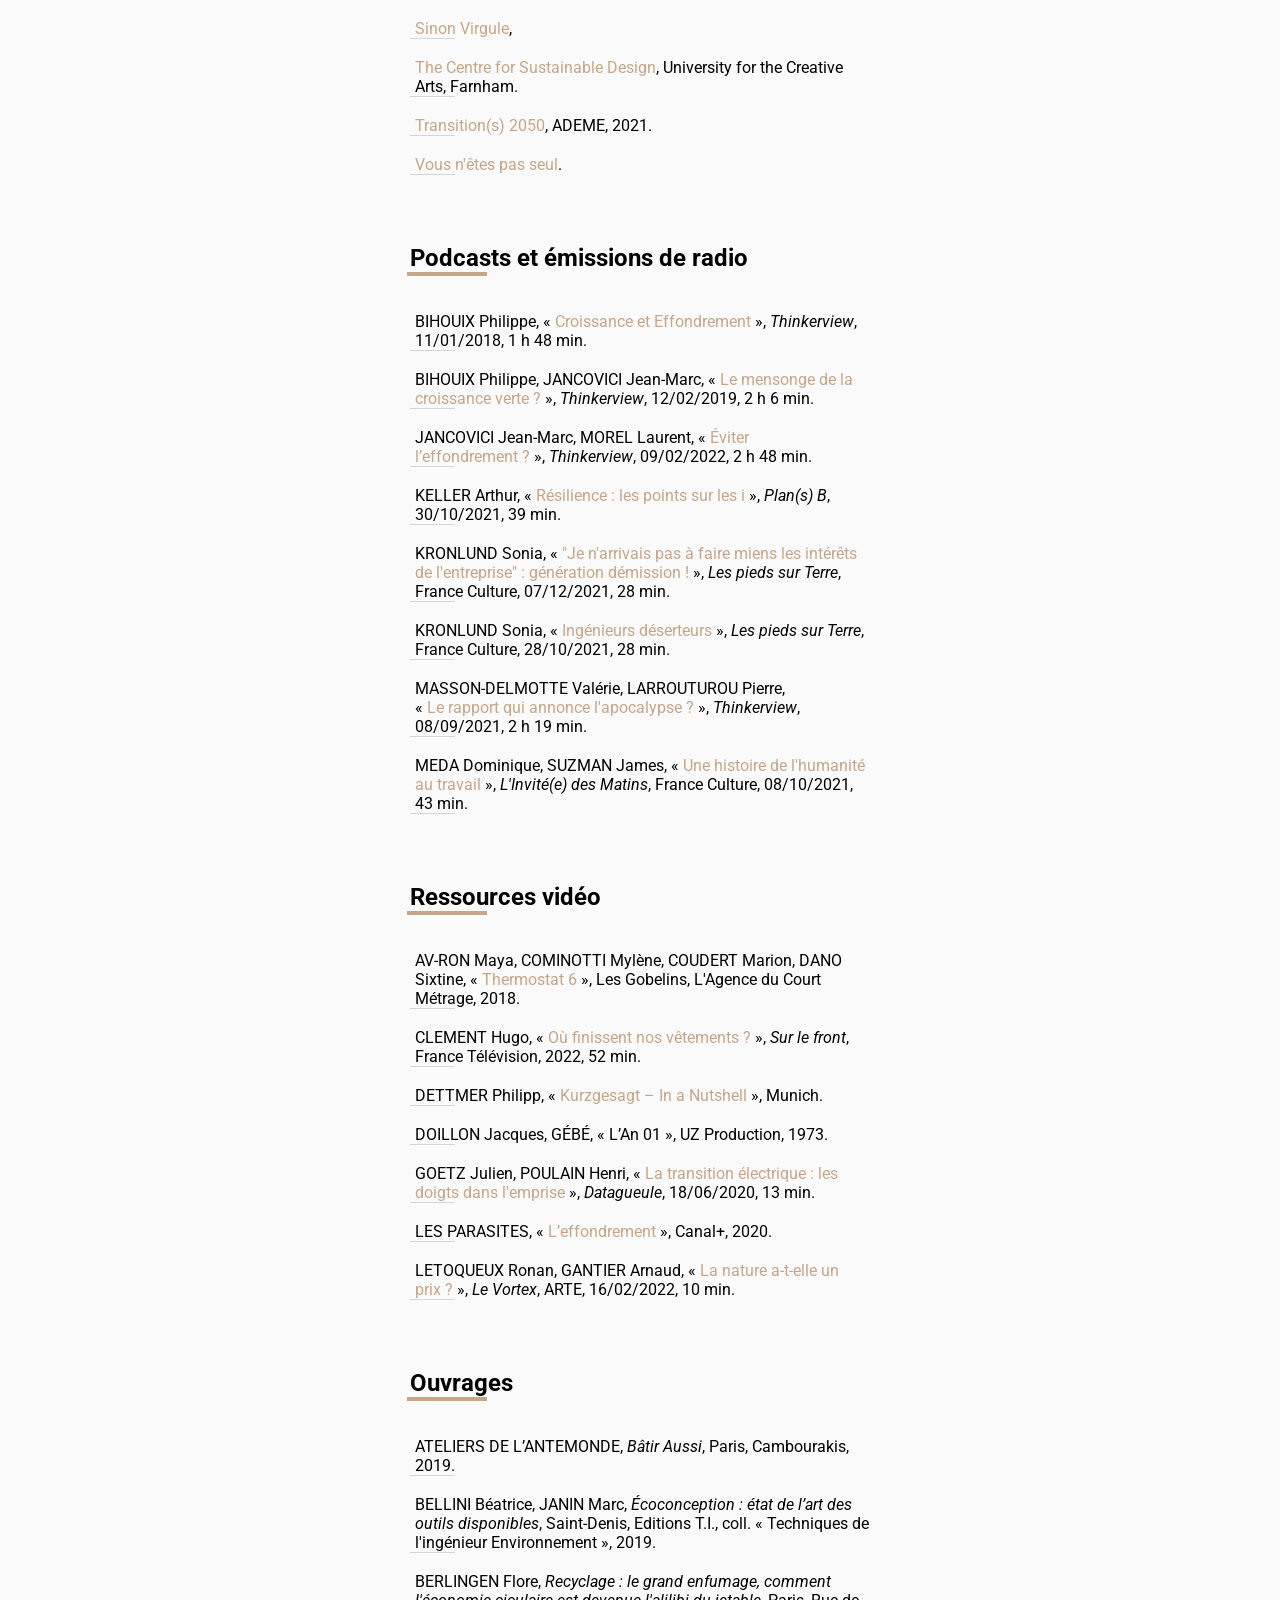
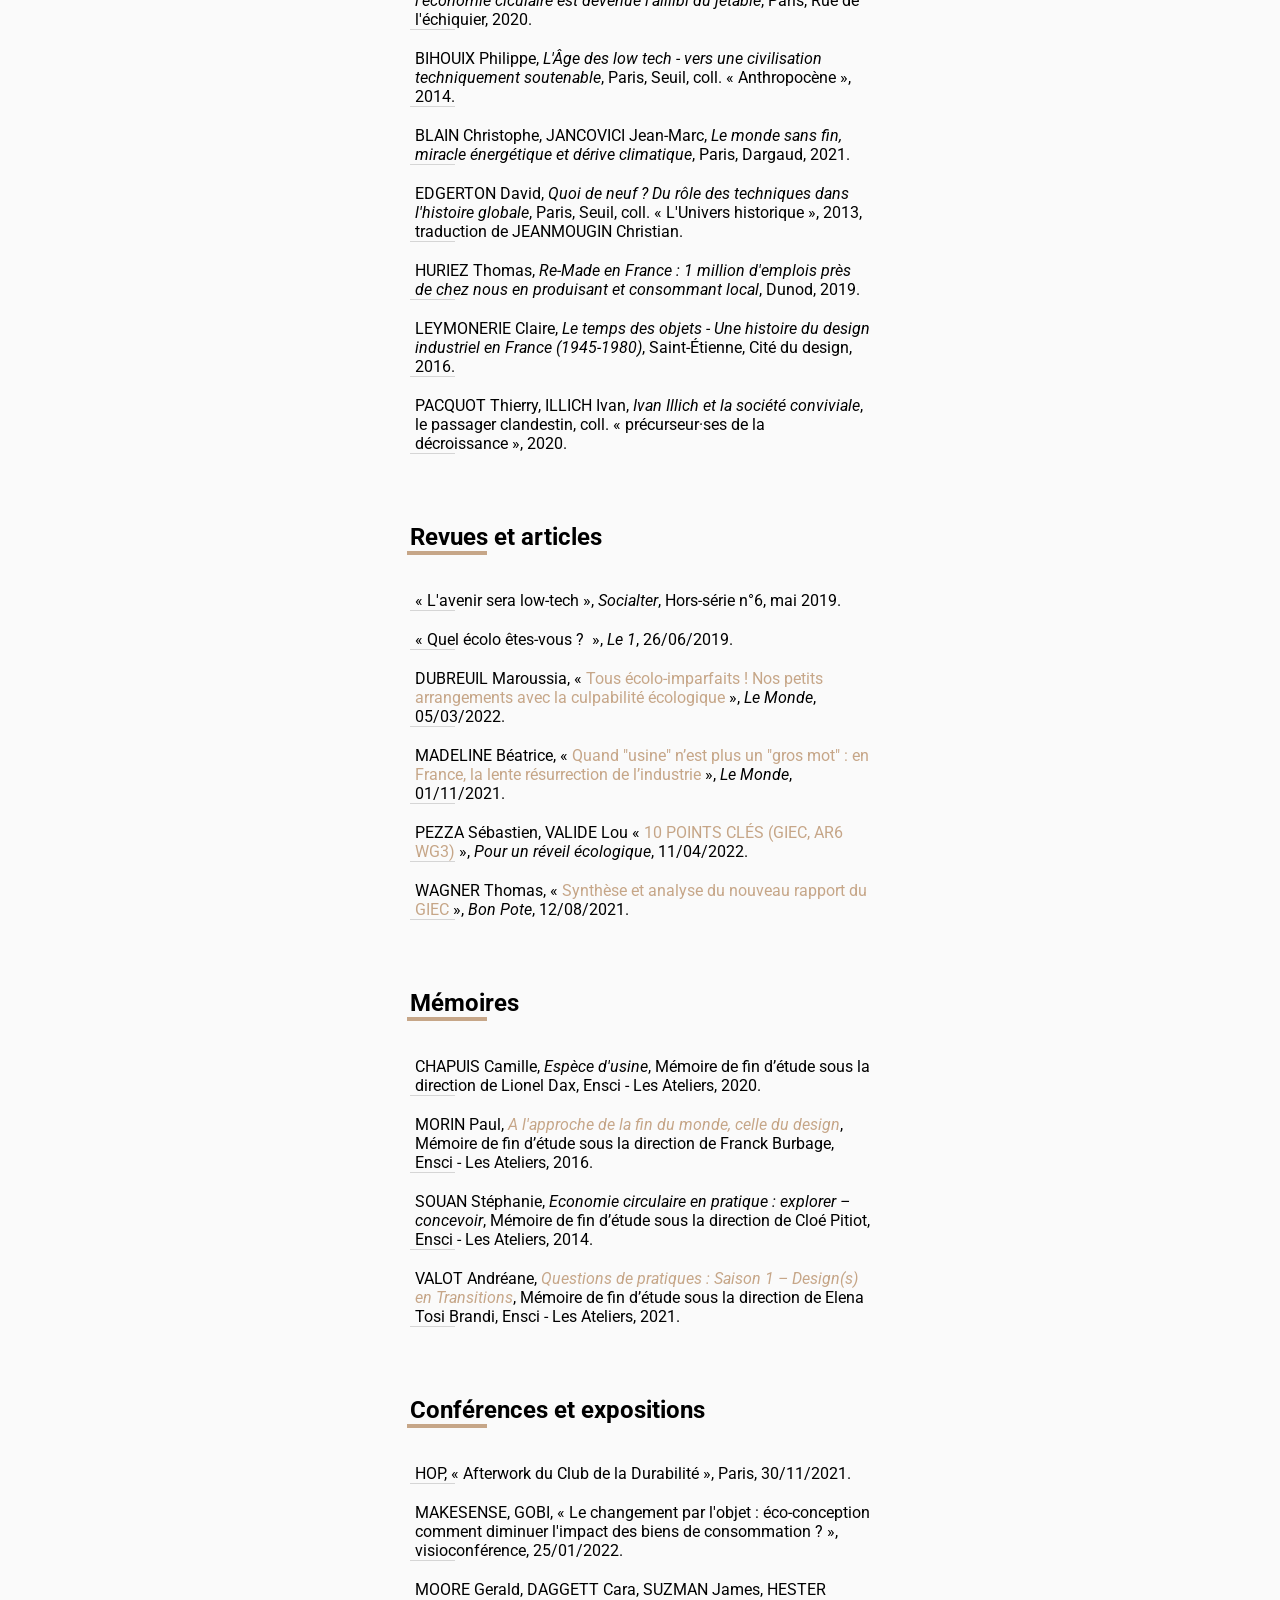
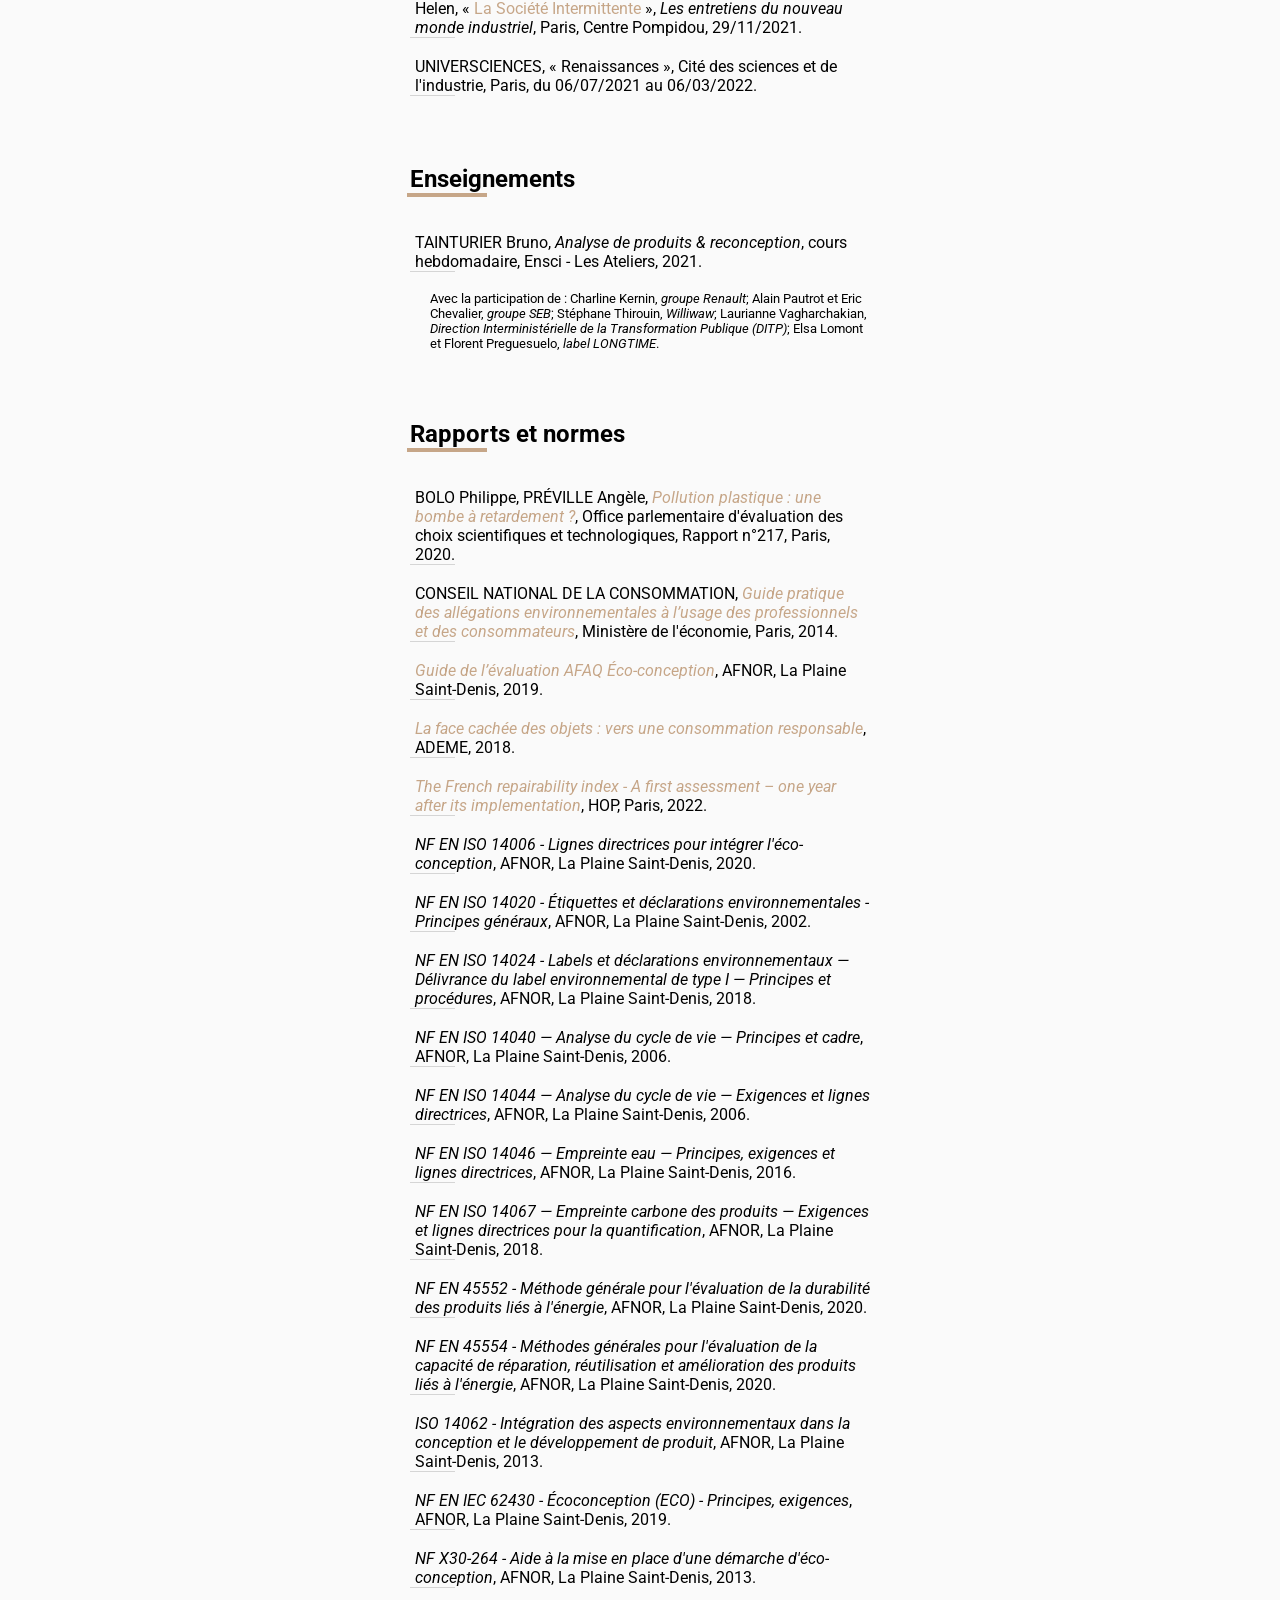
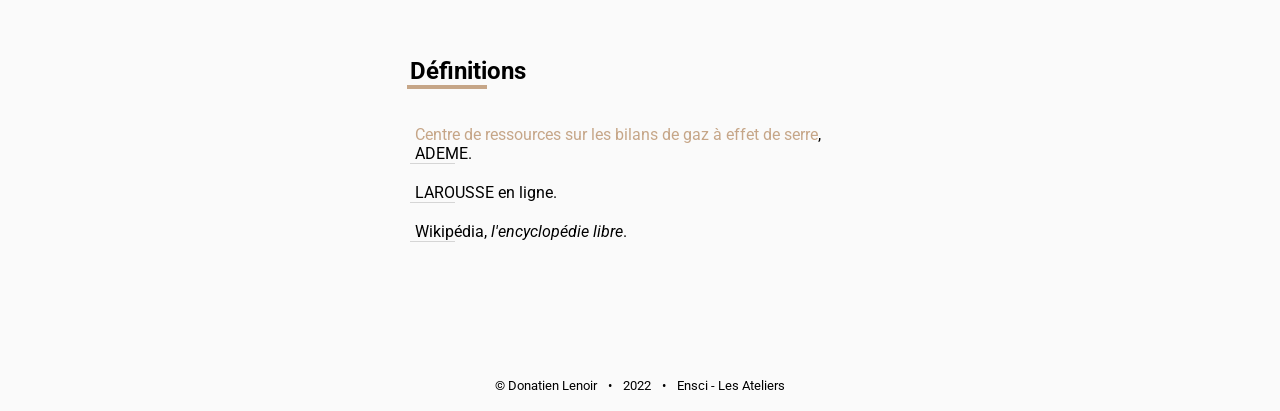
<file: ressources.html>
<!DOCTYPE html>

<!-- Ce site est codé de façon complètement artisanle et anarchique, de la grosse bidouille, du bon bricolage donc désolé à toi petit fouineur mais cela risque d'être compliqué de tout comprendre -->


<html>

  <head>
    <link href="Style.css" rel="stylesheet" >
    <link href="https://fonts.googleapis.com/css?family=Heebo:400,500,700,800,900|Roboto:100,100i,300,300i,400,400i,500,500i,700,700i,900,900i&display=swap" rel="stylesheet">
    <link rel="stylesheet" href="https://use.fontawesome.com/releases/v5.5.0/css/all.css" integrity="sha384-B4dIYHKNBt8Bc12p+WXckhzcICo0wtJAoU8YZTY5qE0Id1GSseTk6S+L3BlXeVIU" crossorigin="anonymous">

    <title>Qu'est-ce qu'on fabrique&nbsp;? </title>
    <meta name="description" content="Mémoire de fin d'études sous la direction de Bruno Tainturier • Ensci - Les Ateliers • 2022">

    <meta charset="utf-8">
    <meta name="viewport" content="width=device-width, initial-scale=1.0, maximum-scale=1.0, user-scalable=no" />
    <link rel="icon" type="image/png" href="Ressources/svg/favicon.svg">

    <meta property="og:title" content="Qu'est-ce qu'on fabrique ?">
    <meta property="og:image" content="https://questcequonfabrique.ensci.com/Ressources/img/GabaritBanniere.png">
    <meta property="og:description" content="Mémoire de fin d'études sous la direction de Bruno Tainturier • Ensci - Les Ateliers • 2022">

    <script type='text/javascript' >
      let stateGlobal = ['off','off','off','off','off','off','off','off','off'];
    </script>

  </head>



  <header class="header">

          <!-- MENU -->


          <input type="checkbox" id="menu">
            <label for="menu">
              <div class="hide-des">

                <img id="boutonMenu" src="Ressources/svg/bars-solid.svg"></img> <!--#######################-->


              </div>

            </label>
            <div id="rectangleMenu"></div>
            <div id="full-page"></div>
            <div id="menuPlayer" class="menu">
              <div class="menuContainer">
                  <ul class="bold-text">

                    <li class="LienSommaire"><a href="index.html#WrapperSommaire">Sommaire</a></li>
                    <li class="LienSommaire"><a href="index.html#preambule">Point de départ</a></li><br>
                    <li class="LienSommaire"><a href="episodes.html">Les épisodes</a></li><br>
                    <ul>
                        <li class="LienSommaire"><a id="lien1" href="episodes.html#mu">Faire les bons choix grâce à <span class="insec">l’éco-conception</span></a></li>
                        <li class="LienSommaire"><a id="lien2" href="episodes.html#renz">L’exemplarité écologique face aux lois du marché</a></li>
                        <li class="LienSommaire"><a id="lien3" href="episodes.html#slean">L’indépendance par l’entreprenariat</a></li>
                        <li class="LienSommaire"><a id="lien4" href="episodes.html#ateliertac">L’éco-conception «&#8239;artisanale&#8239;» par le réemploi</a></li>
                        <li class="LienSommaire"><a id="lien5" href="episodes.html#ratp">Un projet d’entreprise qui a du sens</a></li>
                        <li class="LienSommaire"><a id="lien6" href="episodes.html#commown">L’entreprise militante</a> </li>
                        <li class="LienSommaire"><a id="lien7" href="episodes.html#camif">L’entreprise comme levier d’action</a></li>
                        <li class="LienSommaire"><a id="lien8" href="episodes.html#lowtechlab">Repenser la société par la <span class="insec">low-tech</span></a></li><br>
                        <li class="LienSommaire"><a id="lien9" href="episodes.html#episode9">Et maintenant&#8239;? Qu'est-ce qu'on fabrique&#8239;?</a></li><br>
                    </ul>


                    <li class="LienSommaire"><a href="ecoconception.html">Synthèse sur <span class="insec">l'éco-conception</span></a></li>
                    <br>
                    <li class="LienSommaire"><a href="ressources.html">Ressources</a></li>
                    <br>
                    <li class="LienSommaire"><a id="paddingPlayer" class="LastOfType" href="remerciements.html">Remerciements</a></li>
                    <br>
                </div>


              </ul>
            </div>


      <span>
        <h1 class="TitreMemoire"> Qu'est-ce qu'on fabrique&nbsp;? </h1>
      </span>



    </header>


  <body>

    <div id="WrapperGeneral">



        <div class="WrapperBiblio" >
          <!-- style="line-height: 1.35; margin-left: 2em; text-indent:-2em;"-->

          <h1 class="sommaire"> Ressources </h1>
          <div class="trait"></div><br>

          <div class="blocBiblio" id="entretiens">
              <div class="wrapperTitreBiblio">
                <h2 class="titreBiblio"> Entretiens et discussions </h2>
                <div class="traitBiblio"></div><br>
              </div>
              <br><br>

              <div class="eltBiblio"> DELEPINE Florian, <a class="lienBiblio" target="_blank" href=" https://ateliertac.fr/">Atelier TAC</a>, Orléans, 08/12/2021.</div>
              <br>
              <div class="eltBiblio"> DESORMEAUX Nathanaël, <a class="lienBiblio" target="_blank" href="https://slean.com/">Slean</a>, Paris, 19/11/2021.</div>
              <br>
              <div class="eltBiblio"> DROUVILLE Pascal, <a class="lienBiblio" target="_blank" href="https://cristel.com/">Cristel</a>, visioconférence, 15/12/2021.</div>
              <br>
              <div class="eltBiblio"> JACQUILLAT Emery, <a class="lienBiblio" target="_blank" href="https://www.camif.fr/">Camif</a>, Paris, 11/11/2021.</div>
              <br>
              <div class="eltBiblio"> MATEUS Quentin, <a class="lienBiblio" target="_blank" href="https://lowtechlab.org/fr">Low-tech Lab</a>, Paris et visioconférence, 03/12/2021 et 27/12/2021.</div>
              <br>
              <div class="eltBiblio"> MICHELIN Fabien, <a class="lienBiblio" target="_blank" href="www.defense.gouv.fr/dga ">DGA</a>, Paris, 04/11/2021.</div>
              <br>
              <div class="eltBiblio"> MONTAGUT Adrien, <a class="lienBiblio" target="_blank" href="https://commown.coop /"> Commown</a>, visioconférence, 10/01/2022.</div>
              <br>
              <div class="eltBiblio"> PEJAUDIER Margot, <a class="lienBiblio" target="_blank" href="https://cooperativemu.com/">Coopérative Mu</a>, Paris, 10/01/2022.</div>
              <br>
              <div class="eltBiblio"> SOUAN Stéphanie, <a class="lienBiblio" target="_blank" href="https://ratpgroup.com/fr/">RATP</a>, visioconférence, 11/01/2022.</div>
              <br>
              <div class="eltBiblio"> SUPERNAT Thierry, <a class="lienBiblio" target="_blank" href=" https://www.renzgroup.fr/">Renz</a>, visioconférence, 25/10/2021.</div>

              <br>
              <br>
              <br>

              <div class="eltBiblio"> CUSSOL Marie, <a class="lienBiblio" target="_blank" href="https://www.eco-conception.fr/">Pôle éco-conception</a>, visioconférence, 22/10/2021.</div>
              <br>
              <div class="eltBiblio"> CLUZEL François, <a class="lienBiblio" target="_blank" href="http://www.lgi.centralesupelec.fr/">Laboratoire Génie Industriel - CentraleSupélec</a>, visioconférence, 03/11/2021.</div>
              <br>
              <div class="eltBiblio"> HURIEZ Thomas, <a class="lienBiblio" target="_blank" href="https://www.1083.fr/">1083</a>, Paris, 12/11/2021.</div>
              <br>
              <div class="eltBiblio"> TARDY David, ex-Décathlon, visioconférence, 03/01/2022.</div>
              <br>
          </div>

          <div class="blocBiblio" id="sites">
              <div class="wrapperTitreBiblio">
                <h2 class="titreBiblio"> Ressources en ligne </h2>
                <div class="traitBiblio"></div><br>
              </div>

              <br><br>

              <div class="eltBiblio"><a class="lienBiblio" target="_blank" href=" https://www.ademe.fr/">ADEME</a>.</div>
                            <br>
              <div class="eltBiblio"> «&nbsp;<a class="lienBiblio" target="_blank" href=" http://www.alliance-francaise-des-designers.org/charte-des-ecodesigners.html">Charte du design responsable</a>&nbsp;», Alliance Française des Designers.</div>
                            <br>
              <div class="eltBiblio"><a class="lienBiblio" target="_blank" href=" https://circulab.com/">Circulab </a> </div>
                            <br>
              <div class="eltBiblio"><a class="lienBiblio" target="_blank" href="https://www.clubdeladurabilite.fr/">Club de la durabilité</a>.</div>
                            <br>
              <div class="eltBiblio"> «&nbsp;<a class="lienBiblio" target="_blank" href="https://campus.we-explore.org/?CommentFaireMieuxAvecMoinsPenserAutreme">Comment faire mieux avec moins ? Penser autrement avec les low-tech</a>&nbsp;», Low-tech Lab et Explore, 2021.</div>
                            <br>
              <div class="eltBiblio">DE DECKER Kris, <a class="lienBiblio" target="_blank" href="https://solar.lowtechmagazine.com/fr">Low-tech Magazine</a>.</div>
                            <br>
              <div class="eltBiblio">ECREMENT Victor, LANDIVAR Diego, <a class="lienBiblio" target="_blank" href="https://lafresquedurenoncement.xyz/">La fresque du renoncement</a>.</div>
                            <br>
              <div class="eltBiblio"><a class="lienBiblio" target="_blank" href="https://www.halteobsolescence.org/">HOP – Halte à l’obsolescence programmée</a>.</div>
                            <br>
              <div class="eltBiblio"><a class="lienBiblio" target="_blank" href="https://www.licoornes.coop/">Licoornes - Les coopératives pour la transition</a>.</div>
                            <br>
              <div class="eltBiblio"><a class="lienBiblio" target="_blank" href="https://lowtechlab.org">Low-tech Lab</a>.</div>
                            <br>
              <div class="eltBiblio"><a class="lienBiblio" target="_blank" href="https://www.eco-conception.fr">Pôle éco-conception</a>.</div>
                            <br>
              <div class="eltBiblio"><a class="lienBiblio" target="_blank" href="http://pour-un-reveil-ecologique.org/fr/">Pour un réveil écologique</a>.</div>
                            <br>
              <div class="eltBiblio"> «&nbsp;<a class="lienBiblio" target="_blank" href="https://redirection-ecologique.21-22.com/">Qu’est-ce que la redirection écologique&nbsp;?</a>&nbsp;», Vingt et un vingt deux.</div>
                            <br>
              <div class="eltBiblio"><a class="lienBiblio" target="_blank" href="https://www.sinonvirgule.fr/notre-ecologie">Sinon Virgule</a>,</div>
                            <br>
              <div class="eltBiblio"><a class="lienBiblio" target="_blank" href="https://cfsd.org.uk/resources/"> The Centre for Sustainable Design</a>, University for the Creative Arts, Farnham.</div>
                            <br>
              <div class="eltBiblio"><a class="lienBiblio" target="_blank" href="https://transitions2050.ademe.fr/"> Transition(s) 2050</a>, ADEME, 2021.</div>
                            <br>
              <div class="eltBiblio"><a class="lienBiblio" target="_blank" href="https://vous-netes-pas-seuls.org/">Vous n'êtes pas seul</a>.</div>
                            <br>



          </div>

          <div class="blocBiblio" id="podcasts">
              <div class="wrapperTitreBiblio">
                <h2 class="titreBiblio"> Podcasts et émissions de radio </h2>
                <div class="traitBiblio"></div><br>
              </div>
              <br><br>


              <div class="eltBiblio">BIHOUIX Philippe, «&nbsp;<a class="lienBiblio" target="_blank" href="https://www.youtube.com/watch?v=dmBRwFVQk_M&ab_channel=Thinkerview">Croissance et Effondrement</a>&nbsp;», <i>Thinkerview</i>, 11/01/2018, 1 h 48 min.</div>
              <br>
              <div class="eltBiblio">BIHOUIX Philippe, JANCOVICI Jean-Marc, «&nbsp;<a class="lienBiblio" target="_blank" href="https://www.youtube.com/watch?v=NQkjhugvekI&ab_channel=Thinkerview">Le&nbsp;mensonge de la croissance verte&nbsp;?</a>&nbsp;», <i>Thinkerview</i>, 12/02/2019, 2 h 6 min.</div>
              <br>
              <div class="eltBiblio">JANCOVICI Jean-Marc, MOREL Laurent, «&nbsp;<a class="lienBiblio" target="_blank" href="https://www.youtube.com/watch?v=dmBRwFVQk_M&ab_channel=Thinkerview">Éviter l’effondrement&nbsp;?</a>&nbsp;», <i>Thinkerview</i>, 09/02/2022, 2 h 48 min.</div>
              <br>
              <div class="eltBiblio">KELLER Arthur, «&nbsp;<a class="lienBiblio" target="_blank" href="https://www.youtube.com/watch?v=OC7juZFIQPg&ab_channel=PlansB">Résilience&nbsp;: les points sur les&nbsp;i</a>&nbsp;», <i>Plan(s)&nbsp;B</i>, 30/10/2021, 39 min.</div>
              <br>
              <div class="eltBiblio">KRONLUND Sonia, «&nbsp;<a class="lienBiblio" target="_blank" href="https://www.franceculture.fr/emissions/les-pieds-sur-terre/demission">"Je n'arrivais pas à faire miens les intérêts de l'entreprise"&nbsp;: génération démission&nbsp;!</a>&nbsp;», <i>Les pieds sur Terre</i>, France Culture, 07/12/2021, 28 min.</div>
              <br>
              <div class="eltBiblio">KRONLUND Sonia, «&nbsp;<a class="lienBiblio" target="_blank" href="https://www.franceculture.fr/emissions/les-pieds-sur-terre/ingenieurs-deserteurs">Ingénieurs déserteurs</a>&nbsp;», <i>Les pieds sur Terre</i>, France Culture, 28/10/2021, 28 min.</div>
              <br>
              <div class="eltBiblio">MASSON-DELMOTTE Valérie, LARROUTUROU Pierre, «&nbsp;<a class="lienBiblio" target="_blank" href="https://www.youtube.com/watch?v=9X4bV9fYkfs&ab_channel=Thinkerview">Le&nbsp;rapport qui annonce l'apocalypse&nbsp;?</a>&nbsp;», <i>Thinkerview</i>, 08/09/2021, 2 h 19 min.</div>
              <br>
              <div class="eltBiblio">MEDA Dominique, SUZMAN James, «&nbsp;<a class="lienBiblio" target="_blank" href="https://www.franceculture.fr/emissions/l-invite-e-des-matins/l-invite-des-matins-du-vendredi-08-octobre-2021">Une histoire de l'humanité au travail</a>&nbsp;», <i>L'Invité(e) des Matins</i>, France Culture, 08/10/2021, 43 min.</div>
              <br>





          </div>

          <div class="blocBiblio" id="videos">
              <div class="wrapperTitreBiblio">
                <h2 class="titreBiblio"> Ressources vidéo </h2>
                <div class="traitBiblio"></div><br>
              </div>
              <br><br>

                <div class="eltBiblio">AV-RON Maya, COMINOTTI Mylène, COUDERT Marion, DANO Sixtine, «&nbsp;<a class="lienBiblio" target="_blank" href="https://vimeo.com/278174087">Thermostat 6</a>&nbsp;», Les Gobelins, L'Agence du Court Métrage, 2018.</div>
                <br>
                <div class="eltBiblio">CLEMENT Hugo, «&nbsp;<a class="lienBiblio" target="_blank" href="https://www.france.tv/france-5/sur-le-front/2956729-ou-finissent-nos-vetements.html">Où finissent nos vêtements&nbsp;?</a>&nbsp;», <i>Sur le front</i>, France Télévision, 2022, 52 min.</div>
                <br>
                <div class="eltBiblio">DETTMER Philipp, «&nbsp;<a class="lienBiblio" target="_blank" href="https://www.youtube.com/c/inanutshell">Kurzgesagt – In a Nutshell</a>&nbsp;», Munich.</div>
                <br>
                <div class="eltBiblio">DOILLON Jacques, GÉBÉ, «&nbsp;L’An 01&nbsp;», UZ Production, 1973.</div>
                <br>
                <div class="eltBiblio">GOETZ Julien, POULAIN Henri, «&nbsp;<a class="lienBiblio" target="_blank" href="https://www.youtube.com/watch?v=XPt0ApGmfCc">La transition électrique&nbsp;: les doigts dans l'emprise</a>&nbsp;», <i>Datagueule</i>, 18/06/2020, 13 min.</div>
                <br>
                <div class="eltBiblio">LES PARASITES, «&nbsp;<a class="lienBiblio" target="_blank" href="https://www.youtube.com/watch?v=vLa-HhBpgc4">L’effondrement</a>&nbsp;», Canal+, 2020.</div>
                <br>
                <div class="eltBiblio">LETOQUEUX Ronan, GANTIER Arnaud, «&nbsp;<a class="lienBiblio" target="_blank" href="https://www.youtube.com/watch?v=jqtpLHDeZiE">La nature a-t-elle un prix&nbsp;?</a>&nbsp;», <i>Le Vortex</i>, ARTE, 16/02/2022, 10 min.</div>
                <br>


          </div>

          <div class="blocBiblio" id="ouvrages" >
             <div class="wrapperTitreBiblio">
               <h2 class="titreBiblio">Ouvrages</h2>
               <div class="traitBiblio"></div><br>
             </div>
             <br><br>

           <div class="eltBiblio">ATELIERS DE L’ANTEMONDE, <i>Bâtir Aussi</i>, Paris, Cambourakis, 2019.</div>
           <br>
           <div class="eltBiblio">BELLINI Béatrice, JANIN Marc, <i>Écoconception&nbsp;: état de l’art des outils disponibles</i>, Saint-Denis, Editions T.I., coll. «&nbsp;Techniques de l'ingénieur Environnement&nbsp;», 2019.</div>
           <br>
           <div class="eltBiblio">BERLINGEN Flore, <i>Recyclage&nbsp;: le grand enfumage, comment l'économie ciculaire est devenue l'alilibi du jetable</i>, Paris, Rue de l'échiquier, 2020.</div>
           <br>
           <div class="eltBiblio">BIHOUIX Philippe, <i>L'Âge des low tech - vers une civilisation techniquement soutenable</i>, Paris, Seuil, coll. «&nbsp;Anthropocène&nbsp;», 2014.</div>
           <br>
           <div class="eltBiblio">BLAIN Christophe, JANCOVICI Jean-Marc, <i>Le monde sans fin, miracle énergétique et dérive climatique</i>, Paris, Dargaud, 2021.</div>
           <br>
           <div class="eltBiblio">EDGERTON David, <i>Quoi de neuf&nbsp;? Du rôle des techniques dans l'histoire globale</i>, Paris, Seuil, coll. «&nbsp;L'Univers historique&nbsp;», 2013, traduction de JEANMOUGIN Christian.</div>
           <br>
           <div class="eltBiblio">HURIEZ Thomas, <i>Re-Made en France&nbsp;: 1 million d'emplois près de chez nous en produisant et consommant local</i>, Dunod, 2019.</div>
           <br>
           <div class="eltBiblio">LEYMONERIE Claire, <i>Le temps des objets&nbsp;- Une histoire du design industriel en France (1945-1980)</i>, Saint-Étienne, Cité du design, 2016.</div>
           <br>
           <div class="eltBiblio">PACQUOT Thierry, ILLICH Ivan, <i>Ivan Illich et la société conviviale</i>, le passager clandestin, coll. «&nbsp;précurseur·ses de la décroissance&nbsp;», 2020.</div>
           <br>

          </div>

          <div class="blocBiblio" id="articles">
              <div class="wrapperTitreBiblio">
                <h2 class="titreBiblio">Revues et articles</h2>
                <div class="traitBiblio"></div><br>
              </div>
              <br><br>

            <div class="eltBiblio">«&nbsp;L'avenir sera low-tech&nbsp;», <i>Socialter</i>, Hors-série n°6, mai 2019.</div>
            <br>
            <div class="eltBiblio">«&nbsp;Quel écolo êtes-vous&nbsp;? &nbsp;», <i>Le 1</i>, 26/06/2019.</div>
            <br>
            <div class="eltBiblio">DUBREUIL Maroussia, «&nbsp;<a class="lienBiblio" target="_blank" href="https://www.lemonde.fr/m-perso/article/2022/03/05/tous-ecolo-imparfaits-nos-petits-arrangements-avec-la-culpabilite-ecologique_6116228_4497916.html">Tous écolo-imparfaits ! Nos petits arrangements avec la culpabilité écologique</a>&nbsp;», <i>Le Monde</i>, 05/03/2022.</div>
            <br>
            <div class="eltBiblio">MADELINE Béatrice, «&nbsp;<a class="lienBiblio" target="_blank" href="https://www.lemonde.fr/economie/article/2021/11/01/quand-usine-n-est-plus-un-gros-mot-en-france-la-lente-resurrection-de-l-industrie_6100529_3234.html">Quand "usine" n’est plus un "gros mot"&nbsp;: en France, la lente résurrection de l’industrie</a>&nbsp;», <i>Le Monde</i>, 01/11/2021.</div>
            <br>
            <div class="eltBiblio">PEZZA Sébastien, VALIDE Lou «&nbsp;<a class="lienBiblio" target="_blank" href="http://pour-un-reveil-ecologique.org/fr/articles/10-points-cles-giec-ar6-wg3/">10 POINTS CLÉS (GIEC, AR6 WG3)</a>&nbsp;», <i>Pour un réveil écologique</i>, 11/04/2022.</div>
            <br>
            <div class="eltBiblio">WAGNER Thomas, «&nbsp;<a class="lienBiblio" target="_blank" href="https://bonpote.com/synthese-et-analyse-du-nouveau-rapport-du-giec/">Synthèse et analyse du nouveau rapport du GIEC</a>&nbsp;», <i>Bon Pote</i>, 12/08/2021.</div>
            <br>

          </div>

          <div class="blocBiblio" id="memoires" >
              <div class="wrapperTitreBiblio">
                <h2 class="titreBiblio">Mémoires</h2>
                <div class="traitBiblio"></div><br>
              </div>
              <br><br>
            <div class="eltBiblio">CHAPUIS Camille, <i>Espèce d'usine</i>, Mémoire de fin d’étude sous la direction de Lionel Dax, Ensci - Les Ateliers, 2020.</div>
            <br>
            <div class="eltBiblio">MORIN Paul, <i><a class="lienBiblio" target="_blank" href="http://findumonde-design.com">A l'approche de la fin du monde, celle du design</i></a>, Mémoire de fin d’étude sous la direction de Franck Burbage, Ensci - Les Ateliers, 2016.</div>
            <br>
            <div class="eltBiblio">SOUAN Stéphanie, <i>Economie circulaire en pratique : explorer – concevoir</i>, Mémoire de fin d’étude sous la direction de Cloé Pitiot, Ensci - Les Ateliers, 2014.</div>
            <br>
            <div class="eltBiblio">VALOT Andréane, <i><a class="lienBiblio" target="_blank" href="https://www.youtube.com/channel/UCtHMTgbW4V51BvDgzHrmlEw">Questions de pratiques : Saison 1 – Design(s) en Transitions</i></a>, Mémoire de fin d’étude sous la direction de Elena Tosi Brandi, Ensci - Les Ateliers, 2021.</div>
            <br>


          </div>

          <div class="blocBiblio" id="conferences" >
            <div class="wrapperTitreBiblio">
              <h2 class="titreBiblio">Conférences et expositions</h2>
              <div class="traitBiblio"></div><br>
            </div>
            <br><br>

            <div class="eltBiblio">HOP, «&nbsp;Afterwork du Club de la Durabilité&nbsp;», Paris, 30/11/2021.</div>
            <br>
            <div class="eltBiblio">MAKESENSE, GOBI, «&nbsp;Le changement par l'objet&nbsp;: éco-conception comment diminuer l'impact des biens de consommation&nbsp;?&nbsp;», visioconférence, 25/01/2022.</div>
            <br>
            <div class="eltBiblio">MOORE Gerald, DAGGETT Cara, SUZMAN James, HESTER Helen, «&nbsp;<a class="lienBiblio" target="_blank" href="https://enmi-conf.org/wp/enmi21/session-1/">La Société Intermittente</a>&nbsp;», <i>Les entretiens du nouveau monde industriel</i>, Paris, Centre Pompidou, 29/11/2021.</div>
            <br>
            <div class="eltBiblio">UNIVERSCIENCES, «&nbsp;Renaissances&nbsp;», Cité des sciences et de l'industrie, Paris, du 06/07/2021 au 06/03/2022.</div>
            <br>
          </div>

          <div class="blocBiblio" id="enseignements" >
              <div class="wrapperTitreBiblio">
                <h2 class="titreBiblio">Enseignements</h2>
                <div class="traitBiblio"></div><br>
              </div>
              <br><br>

            <div class="eltBiblio">TAINTURIER Bruno, <i>Analyse de produits & reconception</i>, cours hebdomadaire, Ensci - Les Ateliers, 2021.
              </div>
              <br>
              <div style="font-size: smaller; padding-left:20px">Avec la participation de : Charline Kernin, <i>groupe Renault</i>; Alain Pautrot et Eric Chevalier,<i> groupe SEB</i>; Stéphane Thirouin, <i>Williwaw</i>; Laurianne Vagharchakian, <i>Direction Interministérielle de la Transformation Publique (DITP)</i>; Elsa Lomont et Florent Preguesuelo, <i>label LONGTIME</i>.
              </div>

            <br>

          </div>

          <div class="blocBiblio" id="normes">
            <div class="wrapperTitreBiblio">
              <h2 class="titreBiblio"> Rapports et normes </h2>
              <div class="traitBiblio"></div><br>
            </div>
            <br><br>



                        <div class="eltBiblio"> BOLO Philippe, PRÉVILLE Angèle, <i><a class="lienBiblio" target="_blank" href="https://www.senat.fr/rap/r20-217/r20-217_mono.html#fn186">Pollution plastique&nbsp;: une bombe à retardement ?</a></i>, Office parlementaire d'évaluation des choix scientifiques et technologiques, Rapport n°217, Paris, 2020.</div>
                        <br>
                        <div class="eltBiblio"> CONSEIL NATIONAL DE LA CONSOMMATION, <i><a class="lienBiblio" target="_blank" href="https://www.economie.gouv.fr/files/files/directions_services/cnc/Guide_allegat_environ_fr_2014.pdf">Guide pratique des allégations environnementales à l’usage des professionnels et des consommateurs</a></i>, Ministère de l'économie, Paris, 2014.</div>
                        <br>
                        <div class="eltBiblio"> <i><a class="lienBiblio" target="_blank" href="https://www.eco-conception.fr/data/sources/users/2242/guide-evaluation-eco-conceptionvfhd.pdf">Guide de l’évaluation AFAQ Éco-conception</a></i>, AFNOR, La Plaine Saint-Denis, 2019.</div>
                        <br>
                        <div class="eltBiblio"> <i><a class="lienBiblio" target="_blank" href="https://presse.ademe.fr/wp-content/uploads/2018/09/DP-Face-cache%CC%81e-des-biens-de%CC%81quipement-Septembre-2018.pdf">La face cachée des objets&nbsp;: vers une consommation responsable</a></i>, ADEME, 2018.</div>
                        <br>

                        <div class="eltBiblio"><i><a class="lienBiblio" target="_blank" href="https://www.halteobsolescence.org/wp-content/uploads/2022/02/Rapport-indice-de-reparabilite.pdf">The French repairability index - A first assessment – one year after its implementation</a></i>, HOP, Paris, 2022.</div>
                        <br>


                        <div class="eltBiblio"> <i>NF EN ISO 14006 - Lignes directrices pour intégrer l'éco-conception</i>, AFNOR, La Plaine Saint-Denis, 2020.</div>
                        <br>
                        <div class="eltBiblio"> <i>NF EN ISO 14020 - Étiquettes et déclarations environnementales - Principes généraux</i>, AFNOR, La Plaine Saint-Denis, 2002.</div>
                        <br>
                        <div class="eltBiblio"> <i>NF EN ISO 14024 - Labels et déclarations environnementaux — Délivrance du label environnemental de type I — Principes et procédures</i>, AFNOR, La Plaine Saint-Denis, 2018.</div>
                        <br>
                        <div class="eltBiblio"> <i>NF EN ISO 14040  — Analyse du cycle de vie — Principes et cadre</i>, AFNOR, La Plaine Saint-Denis, 2006.</div>
                        <br>
                        <div class="eltBiblio"> <i>NF EN ISO 14044 — Analyse du cycle de vie — Exigences et lignes directrices</i>, AFNOR, La Plaine Saint-Denis, 2006.</div>
                        <br>
                        <div class="eltBiblio"> <i>NF EN ISO 14046 — Empreinte eau — Principes, exigences et lignes directrices</i>, AFNOR, La Plaine Saint-Denis, 2016.</div>
                        <br>
                        <div class="eltBiblio"> <i>NF EN ISO 14067 — Empreinte carbone des produits — Exigences et lignes directrices pour la quantification</i>, AFNOR, La Plaine Saint-Denis, 2018.</div>
                        <br>
                        <div class="eltBiblio"> <i>NF EN 45552 - Méthode générale pour l'évaluation de la durabilité des produits liés à l'énergie</i>, AFNOR, La Plaine Saint-Denis, 2020.</div>
                        <br>
                        <div class="eltBiblio"> <i>NF EN 45554 - Méthodes générales pour l'évaluation de la capacité de réparation, réutilisation et amélioration des produits liés à l'énergie</i>, AFNOR, La Plaine Saint-Denis, 2020.</div>
                        <br>
                        <div class="eltBiblio"> <i>ISO 14062 - Intégration des aspects environnementaux dans la conception et le développement de produit</i>, AFNOR, La Plaine Saint-Denis, 2013.</div>
                        <br>
                        <div class="eltBiblio"> <i>NF EN IEC 62430 - Écoconception (ECO) - Principes, exigences</i>, AFNOR, La Plaine Saint-Denis, 2019.</div>
                        <br>
                        <div class="eltBiblio"> <i>NF X30-264 - Aide à la mise en place d'une démarche d'éco-conception</i>, AFNOR, La Plaine Saint-Denis, 2013.</div>
                        <br>


          </div>

          <div class="blocBiblio" id="definitions">
              <div class="wrapperTitreBiblio">
                <h2 class="titreBiblio"> Définitions </h2>
                <div class="traitBiblio"></div><br>
              </div>

              <br><br>

              <div class="eltBiblio"> <a class="lienBiblio" target="_blank" href="https://bilans-ges.ademe.fr/">Centre de ressources sur les bilans de gaz à effet de serre</a>, ADEME.</div>
              <br>
              <div class="eltBiblio"> LAROUSSE en ligne.</div>
              <br>
              <div class="eltBiblio"> Wikipédia, <i>l'encyclopédie libre</i>.</div>
              <br>

          </div>

        </div>
      </div>
    <footer>

              <div>©&nbsp;Donatien Lenoir</div>
              <div> • </div>
              <div>2022</div>
              <div> • </div>
              <div> <a class="lienFooter" href="https://www.ensci.com/" target="_blank">Ensci&nbsp;-&nbsp;Les&nbsp;Ateliers</a></div>

          </footer>


    <script src="https://ajax.googleapis.com/ajax/libs/jquery/3.5.1/jquery.min.js"></script>
    <script src="OmbreSticky.js"></script>
    <script src="GestionDuMenu.js"></script>

  </body>

</html>
</file>
<file: Style.css>
:root{

  --couleur-mu: #66d9f8;
  --couleur-renz: #d50132;
  --couleur-slean: #179b63;
  --couleur-ateliertac: #253f65;
  --couleur-ratp: #00C4B3;
  --couleur-commown: #a6bebf;
  --couleur-camif: #054354;
  --couleur-lowtechlab: #b2a977;
  --couleur-gabarit: #e09847;
  --couleur-charlotte: #000000;
  --couleur-episode9: #c6a688;
  --couleur-fond: #fafafa;
  scroll-behavior: smooth;

}


body{
  /*width: 100%;*/
  display:flex;
  flex-direction: column;
  justify-content: flex-start;
  align-items: center;
  /* width: 80%;
  position: auto; */
  text-align: center;
  font-family: 'Roboto';
  font-weight: normal;
  font-size: medium;
  overflow-x: hidden;
  background-color: var(--couleur-fond);

  }



header{
  width : 100%;

}

.header{

  /*display: block;*/
  text-align:center;
  align-items: center;
  /*margin: -10 0 0 -5;*/
  margin-top : -30px;
  position: -webkit-sticky;
  position: sticky;
  top: 0px;
  padding: 0 10px;
  background: var(--couleur-fond);
  z-index: 2;
  /* margin-bottom: auto; */
  transition: .5s ease;
}

.header.ombre{
  -webkit-box-shadow: 0 3px 5px rgba(57, 63, 72, 0.3);
  -moz-box-shadow: 0 3px 5px rgba(57, 63, 72, 0.3);
  box-shadow: 0 3px 5px rgba(57, 63, 72, 0.3);
}


/* Scrollbar */
*::-webkit-scrollbar {
    width: 1rem;

  }
*::-webkit-scrollbar-thumb {
      background: var(--suppColor2);
  }
/* scrollbar styling standard version */
*{
    scrollbar-color: var(--couleur-episode9) rgb(241, 239, 236);
    scrollbar-width: thin;
}






footer{

  display:flex;
  flex-wrap: wrap;
  flex-direction: row;
  align-items: center;
  justify-content: space-around;
  /* margin-top: 8%; */
  margin-bottom: 10px;
  width: 300px;
  font-size: smaller;

}

.lienFooter{
  text-decoration: none;
  color: black;
  transition: 0.2s ease;
  }

.lienFooter:hover{
  text-decoration: underline;
  color: var(--couleur-episode9);
}

.f404{
  position: absolute;
  bottom: 0;
}

h1{
  margin : 0;
}


.trait{
	display: block;
	position: relative;
	/* bottom: 1.75em; */
	background-color: var(--couleur-episode9);
  left:-1%;
	padding: 3px;
	width: 25%;
  /* height: 1.5em; */
  z-index: 0;
}

p{
    font-family: 'Roboto', sans-serif;
    font-weight: 400;
    text-align: left;
    /* font-style: oblique; */
  }



  #WrapperGeneral{

    display:flex;
    flex-direction: column;
    justify-content: flex-start;
    align-items: center;
    /* width: 80%;
    position: auto; */
    text-align: center;
    margin: 0 5%;
    margin-bottom: 3%;

  }





.WrapperContenu{
  padding-top: 15%;
  width: 460px;
  flex: initial;
  /* text-align: left; */
  justify-content: center;
  padding-bottom: 15%;
}

#WrapperSommaire{
  padding-top : 15%;
  border-top: 0.1em solid;
  border-top-color: rgba(0, 0, 0, 0.15);
  /* width: 460px;
  flex: 0 1 460px; */
}



.TitreMemoire{

  font-family: 'Heebo', sans-serif;
  font-size: 2.5em;
  font-weight: 700;
  margin-left: auto;
  margin-right: auto;
  /*margin-top: 5%;*/
  /*top: 20px;*/
  /*position: relative;*/
  text-align: center;

}

.TitreMemoireIndex{

  font-family: 'Heebo', sans-serif;
  font-size: 2.5em;
  font-weight: 700;
  margin-left: auto;
  margin-right: auto;
  /*margin-top: 5%;*/
  /*top: 20px;*/
  /*position: relative;*/
  text-align: center;

}

.soustitreMemoire{
  font-weight: 300;
  font-style: italic;
  color: #777777;
  /* width: 460px; */
  font-size: 1.2em;
}

#photobanniere{
    width: 1000px;
    text-align :center ;
    margin-top: 15%;
    padding-bottom: 50px;
    /*transform: scale(1)
    transition-property: transform;
    transition-duration: 0.2s ;*/

  }



.titre{
    display: inline-block;
    font-family: 'Heebo', sans-serif;
    font-size: 2.5em;
    font-weight: 700;
    margin-left: auto;
    margin-right: auto;
    margin-top: 5%;
    /*position: relative;*/
    text-align: center;
    color: black;
  }

  .principal{
      transform: scale(1);
      color:black;
      transition-property: transform;
      transition-duration: 0.25s;
      border-bottom: none;
      position: -webkit-sticky;
      position: sticky;
      top: 20px;
        }

  .principal:hover{
       transform: scale(1.08) /* rotate(-4deg); */

  }

#abstract{
  /* width: 460px;
  flex: 0 1 460px; */
}

.definition{
  font-size: 1.1em;
  font-weight: bolder;
  border-left:  0.1em solid rgba(0, 0, 0, 0.15);
  padding-left: 5px;
}


#preambule{
  padding-top: 15%;
  text-align: left;
  border-top: 0.1em solid;
  border-top-color: rgba(0, 0, 0, 0.15);
  /* width: 460px;
  flex: 0 1 460px; */
}

#glossaire{
  padding-top: 15%;
  text-align: left;
  border-top: 0.1em solid;
  border-top-color: rgba(0, 0, 0, 0.15);
  /* width: 460px;
  flex: 0 1 460px; */
}

.dglossaire{
  font-size: 1em;
}

.infos{
  /* padding-top: 15%; */
  text-align: left;
  border-top: 0.1em solid;
  border-top-color: rgba(0, 0, 0, 0.15);
  /* width: 460px;
  flex: 0 1 460px; */
}


.sommaire{
    font-family: 'Roboto', sans-serif;
    /* font-weight: 500; */
    position: relative;
    text-decoration: none;
    text-align: left;
    color : black;
    z-index: 1;
    }


.LienSommaire{
  transform: scale(1);
  transition-property: transform;
  transition-duration: 0.2s;
}

.LienSommaire:hover{
      transform: scale(1.08);
      color: var(--couleur-episode9);
      }

 .IndentationSommaire{
   padding-left: 5%;

 }


 .WrapperEpisode{

   /*justify-content: space-around;*/
   padding-top: 5%;
   width: 1100px;
   text-align :left;

 }





 .WrapperEpisode:first-of-type{
   margin-top: 10%;

 }

 .WrapperEpisode:last-of-type{
   margin-bottom: 10%;

 }



 .WrapperDescriptionEpisode{
   width :100%;
   display:flex;
   flex : 250px;
   flex-wrap: wrap;
   flex-direction: row;
   /* align-items: center; */
   border-top: 0.1em solid;
   border-top-color: rgba(0, 0, 0, 0.15);
 }



 #mu .WrapperDescriptionEpisode{
   border-top: none;

 }

 #mainAnim{
   text-align: center;
   position: absolute;
   top: calc(40% + 55px);
   left: 45%;
   width: 100px;
   height: auto;
   color: #d3d3d3;
   /* transform: translate(-50%, -50%); */
   opacity: 0;
   transition: .2s ease;


   -webkit-animation: 3s linear 2s 2 normal anim_main;
        animation: 3s linear 2s 2 normal anim_main;
 }

/* @-webkit-keyframes anim_main {

  from { left:70%; top:calc(70% + 55px); opacity: 0%;} to { left:45%;  top: calc(40% + 55px); opacity: 0%;}
  0%{opacity: 0%;}
  10%{left:70%; top:calc(70% + 55px); opacity: 80%;}
  50%{left:45%;  top: calc(40% + 55px);}
  90%{opacity: 80%;}

  }
}
@keyframes anim_main {
  from { left:70%; top:calc(70% + 55px); opacity: 0%;} to { left:45%;  top: calc(40% + 55px); opacity: 0%;}
  0%{opacity: 0%;}
  10%{left:70%; top:calc(70% + 55px); opacity: 80%;}
  50%{left:45%;  top: calc(40% + 55px);}
  90%{opacity: 80%;}

  } */

 .mainAnimPhoto{

   -webkit-animation: 4s cubic-bezier(.45,.05,.55,.95) 2s 3 normal anim_main_photo;
        animation: 4s cubic-bezier(.45,.05,.55,.95) 2s 3 normal anim_main_photo;
   }

   @-webkit-keyframes anim_main_photo {

     from { filter : brightness(100%);} to { filter : brightness(100%);}
     30%{filter : brightness(60%);}

   }


   @keyframes anim_main_photo {
     from { filter : brightness(100%);} to { filter : brightness(100%);}
     30%{filter : brightness(60%);}
     }


   /* @-webkit-keyframes anim_main_photo {

     from { filter : brightness(100%);} to { filter : brightness(100%);}
     10%{filter : brightness(100%);}
     20%{filter : brightness(60%);}
     90%{filter : brightness(60%);}
   }


   @keyframes anim_main_photo {
     from { filter : brightness(100%);} to { filter : brightness(100%);}
     10%{filter : brightness(100%);}
     20%{filter : brightness(60%);}
     90%{filter : brightness(60%);}
     } */

  .mainAnimPlay{
    -webkit-animation: 4s cubic-bezier(.45,.05,.55,.95) 2s 3 normal anim_main_play;
         animation: 4s cubic-bezier(.45,.05,.55,.95) 2s 3 normal anim_main_play;
    }

    @-webkit-keyframes anim_main_play {

      from { filter : opacity: 0%;} to { opacity: 0%;}
      30%{opacity: 80%;}
      }


    @keyframes anim_main_play {
      from { filter : opacity: 0%;} to { opacity: 0%;}
      30%{opacity: 80%;}
      }

    /* @-webkit-keyframes anim_main_play {

      from { filter : opacity: 0%;} to { opacity: 0%;}
      10%{opacity: 0%;}
      20%{opacity: 80%;}
      90%{opacity:80%;}
    }


    @keyframes anim_main_play {
      from { opacity: 0%;} to { opacity: 0%;}
      10%{opacity: 0%;}
      20%{opacity: 80%;}
      90%{opacity:80%;}
      } */



 .WrapperPhotoEpisode {
  position: relative;
  width: 250px;
  padding-top: 80px;
 }

 .WPEp9 {
   position: relative;
   width: 250px;
   padding-top: 25px;
 }

 .WrapperPhotoEpisode:hover .image {
   filter : brightness(60%);
 }

 .boutonsPlay{
   text-align: center;
   position: absolute;
   top: calc(25% + 55px);
   left: 30%;
   width: 100px;
   height: auto;
   color: #d3d3d3;
   /* transform: translate(-50%, -50%); */
   opacity: 0;
   transition: .2s ease;
 }

 .boutonRemerciement{
   font-size: medium;
   position: relative;
   top: inherit;
   left: inherit;
   color: var(--couleur-episode9);
   opacity: 1;
   width: 100%;
   height: auto;
   border-style: none;
   background: transparent;
   padding: 0;
   display: contents;
   white-space: normal;
   cursor: pointer;
 }
 .boutonRemerciement:hover{
   text-decoration: underline var(--couleur-episode9);
 }

 #remerciements{
   text-align: left;
   /* padding-top: 125px; */
 }

 .eltRemerciement{
     border-left:  0.1em solid rgba(0, 0, 0, 0.15);
     padding-left: 5px;
   }




 .demarrerLecoute{
   /* background-color: var(--couleur-episode9); */
   display: inline-block;
   padding: 10px;
   width: 160px;
   border-radius: 8px;
   transform: scale(1);
   transition-property: transform;
   transition: .2s ease;
   border: 0.1em solid;
   border-color: var(--couleur-episode9);
   /* box-shadow: 0 5px 5px rgba(57, 63, 72, 0.3); */
   text-decoration: none;
   color: black;
   font-weight: normal;
 }




 .demarrerLecoute:hover{
   transform: scale(1.08);
   box-shadow: 0 3px 3px rgba(57, 63, 72, 0.3);

 }

 #boutonPlayIndex1{
   position: relative;
   display: inline-block;
   float: left;
   text-align: center;
   top: -60px;
   left: 40%;
   width: auto;
   height: 70px;
   color: var(--couleur-episode9);
   transform: scale(1);
   opacity: 80%;
   /* -webkit-animation: 10s cubic-bezier(.45,.05,.55,.95) infinite normal play_index;
   animation: 10s cubic-bezier(.45,.05,.55,.95)  infinite normal play_index; */

   -webkit-animation: 10s cubic-bezier(.45,.05,.55,.95) infinite normal play_index1;
   animation: 10s cubic-bezier(.45,.05,.55,.95)  infinite normal play_index1;
 }

 #boutonPlayIndex2{
   position: relative;
   float: left;
   display: inline-block;
   text-align: center;
   top: -60px;
   left: calc(40% - 52.5px);
   width: auto;
   height: 70px;
   color: var(--couleur-episode9);
   transform: scale(0.5);
   opacity: 0%;
   /* -webkit-animation: 10s cubic-bezier(.45,.05,.55,.95) infinite normal play_index;
   animation: 10s cubic-bezier(.45,.05,.55,.95)  infinite normal play_index; */

   -webkit-animation: 10s cubic-bezier(.45,.05,.55,.95) 5s infinite normal play_index2;
   animation: 10s cubic-bezier(.45,.05,.55,.95) 5s infinite normal play_index2;


 }




   @keyframes play_index1 {
     from {
       opacity: 0%;
       transform: scale(0.3);
       }
     to {
       opacity: 0%;
       transform: scale(1);
        }
      30% {
        opacity: 80%;
        }
     }

     @keyframes play_index2 {
       from {
         opacity:0%;
         transform: scale(0.3);
         }
       to {
         opacity: 0%;
         transform: scale(1);
          }
        30% {
          opacity: 80%;
          }
        60% {
         opacity:50%;
          }
       }

       @-webkit-keyframes play_index1 {
         from {
           opacity: 0%;
           transform: scale(0.3);
           }
         to {
           opacity: 0%;
           transform: scale(1);
            }
          30% {
            opacity: 80%;
            }
         }

         @-webkit-keyframes play_index2 {
           from {
             opacity:0%;
             transform: scale(0.3);
             }
           to {
             opacity: 0%;
             transform: scale(1);
              }
            30% {
              opacity: 80%;
              }
            60% {
             opacity:50%;
              }
           }

 .boutonPlayImage{
   width: 100%;
   height: 100%;
 }

 .boutonChap{
   width :100%;
   height: auto;
   text-align: left;
   padding: 5px 0;
   /* display:flex;
   flex : 250px;
   flex-wrap: wrap;
   flex-direction: row; */

 }

 .WrapperPhotoEpisode:hover .boutonsPlay{
   opacity : 80%; }

 /* Image originale */
 .WrapperPhotoEpisode .image {
  display: block;
  width: 100%;
  height: auto;
  filter : brightness(1);
  transition: .2s ease;
 }


 .TexteEpisode{
   margin: 10px 30px;
   width: 530px;
   flex: initial;
   /* text-align: justify;
   text-justify: inter-word; */
 }

 .warning{
   font-style: italic;
   font-size: smaller;
 }

 .WrapperChapitrageEpisode{
   flex:initial;
   height: 100%;
   width: 250px;
   align-items: start;
   padding-left: 10px;
   padding-top: 130px;

 }

 h3{
   font-size: 1em;
 }

 .chapitre{
   font-weight: 600;
   color: black;

 }

 .tempsChapitre{
   font-style: italic;
   color: rgba(50, 50, 50, 0.6);
   padding-left: 5px;
   transition: 0.2s ease;
   /* background-color: var(--couleur-slean); */
 }

 .tempsChapitre:hover{
   color: rgba(50, 50, 50, 1);

 }

 .mu{
   color : var(--couleur-mu);
 }
 .renz{
   color : var(--couleur-renz);
 }
 .slean{
   color : var(--couleur-slean);
 }
 .tac{
   color : var(--couleur-ateliertac);
 }
 .ratp{
   color : var(--couleur-ratp);
 }
 .commown{
   color : var(--couleur-commown);
 }
 .camif{
   color : var(--couleur-camif);
 }
 .lowtechlab{
   color : var(--couleur-lowtechlab);
 }
 .episode9{
   color : var(--couleur-episode9);
 }

.lienSite{
  text-decoration: none;
  color: black;
}

.lienSite2{
  /* text-decoration: none; */
  color: black;
  transition: 0.2s ease;
}

.lienSite2:hover{
  /* text-decoration: none; */
  color: var(--couleur-episode9);
}



.Chap2Mu:hover{
  color : var(--couleur-mu);
  transition: 0.3s ease;
}
.Chap2Renz:hover{
  color : var(--couleur-renz);
  transition: 0.3s ease;
}
.Chap2Slean:hover{
  color : var(--couleur-slean);
  transition: 0.3s ease;
}
.Chap2Tac:hover{
  color : var(--couleur-ateliertac);
  transition: 0.3s ease;
}
.Chap2Ratp:hover{
  color : var(--couleur-ratp);
  transition: 0.3s ease;
}
.Chap2Commown:hover{
  color : var(--couleur-commown);
  transition: 0.3s ease;
}
.Chap2Camif:hover{
  color : var(--couleur-camif);
  transition: 0.3s ease;
}
.Chap2Ltl:hover{
  color : var(--couleur-lowtechlab);
  transition: 0.3s ease;
}
.Chap2Ep9:hover{
  color : var(--couleur-episode9);
  transition: 0.3s ease;
}

 .personne{
   font-weight: 300;
   font-style: italic;
 }

 .temps{
   font-weight: 300;
 }

.motscles{
  font-weight: 600;
}


.lien404{
    font-family: 'Roboto', sans-serif;
    text-decoration: none;
    color : black;
    border-bottom: 0.05em solid;
    border-bottom-color: black;
    transition-property: color border-bottom-color;
    transition-duration: 0.25s;

  }

  .lien404:hover{
    color: #999999;
    border-bottom-color: #999999;
  }

  .Wrapper404{
    width: 90vw;
    text-align: center;
    padding-top: 20px;

  }


/*############################################### MENU ####################################################*/

:root {

  --menu-bg-color: white;
  --silde-btn-border: black;
  --slide-btn-bg: black;
  --slide-btn-hoverbg: black;
  --alpha-green: rgba(10, 10, 10, 0.51);
  --icon-hover-color: black;
  --icon-hover-bg: none;
  --text-color: #616161;
  --border-color: black;
  --heading-color: #344a39;
  --box-shadow-color: black;
  --fond-overlay: rgba(30, 30, 30, 0.86);
  --box-shadow: 0px 0px 3px 5px var(--box-shadow-color);
  --border-radius: 60px 5px;
  }


#menu {
  display: none;
}

label[for="menu"] {
  display: block;
  position: fixed;
  top: 20px;
  left: 20px;
  z-index: 7;
  /* width: 60px;
  height: 60px; */
  border-radius: 15px;
  /* border: 2px solid var(--border-color); */
}

.invisible{
  display: none;
}

.menu {
  width: 300px;            /*#########################*/
  height: 100%;
  position: fixed;
  top: 0;
  left: -5px;
  visibility: hidden;
  transform: translate(-110%);
  z-index: 5;
  background-color: white;
  transition: 0.75s;
  display: flex;
  justify-content: left;
  text-align: left;
  /* align-items:center; */
  list-style: none;
  padding-top: 50px;
}


#boutonMenu{
  /* padding-top: 20px; */
  float:left;
  height: 20px;
  left: 2%;
  position: absolute;
  cursor: pointer;
  /* background-color: white; */
  transition: 0.5s ease;

}

#rectangleMenu{
  position: fixed;
  visibility: hidden;
  height: 50px;
  width: 287px;
  background-color: white;
  /* float:left; */
  top: 0;
  left: 0;
  transform: translate(-110%);
  z-index: 6;
  transition: 0.75s;

}

.menu > ul {
  display: flex;
  flex-flow: column nowrap;
  justify-content: space-around;
  padding: 10px;
  height: 50%;
  text-decoration: none;
  color: black;
}

.menu ul{
  padding-left: 20px;
}

.menu > ul > li {
  white-space: nowrap;
  cursor: pointer;
  text-decoration: none;
  color: black;
  }

.menu a {
  text-decoration: none;
  color: black;
  width : 100%;
  display: inline-block;
}

.LastOfTypePlayer{
  padding-bottom: 200px;
}

.menuPlayer{
  overflow: scroll;
}

.paddingPlayer{
  padding-bottom: 200px;
}

@media screen and (max-height: 710px) {
  .LastOfType{
    padding-bottom: 50px;
  }
  .menu{
    overflow: scroll;

  }
}

.menu a:hover{
  color: var(--couleur-episode9);
}

#lien1:hover{
  color: var(--couleur-mu);
}
#lien2:hover{
  color: var(--couleur-renz);
}
#lien3:hover{
  color: var(--couleur-slean);
}
#lien4:hover{
  color: var(--couleur-ateliertac);
}
#lien5:hover{
  color: var(--couleur-ratp);
}
#lien6:hover{
  color: var(--couleur-commown);
}
#lien7:hover{
  color: var(--couleur-camif);
}
#lien8:hover{
  color: var(--couleur-lowtechlab);
}
.menu li{
  padding: 1% 10px 1% 0;
  list-style: none;
}

.menuContainer{
  width :100%;
  padding-left: 0;
  justify-content: left;
  text-align: left;

}

#menu:checked + label {
  background-color: transparent;
  border-color: var(--fond-overlay);
}
#menu:checked ~ div.menu {
  transform: translate(0px);
  visibility: visible;
}

#menu:checked ~ div#rectangleMenu{
  visibility: visible;
  transform: translate(0px);
}

#full-page {
  position: fixed;
  top: 0;
  left: 0;
  width: 100%;
  height: 100%;
  background-color: var(--fond-overlay);
  z-index: 4;
  opacity: 0;
  visibility: hidden;
  /* display: none; */
  transition: 0.5s ease;
  position: fixed;
  top: 0;
  left: 0;
}
#menu:checked ~ div#full-page {
  /* display: block; */
  opacity: 1;
  visibility: visible;
}
[for="menu"] > div {
  width: 100%;
  height: 100%;
  display: flex;
  flex-flow: column wrap;
  align-content: center;
  align-items: center;
}



.insec{
  white-space: nowrap;

}

.bold-text {
  font-weight: bold;
}


/*############################################## Lecteur audio #######################################################*/

/* PARAMETRES PARTAGÉES --> SINON --> GO CSS PAR EPISODE */



#playerPrincipal{
  /*background-color: blue;*/
  position: fixed;
  left: 0px;
  bottom: 0px;
  height: auto;
  z-index: 7;
  width: 100%;
  padding-top: 10px;
  background-color: white;
  -webkit-box-shadow: 0 -3px 5px rgba(57, 63, 72, 0.3);
  -moz-box-shadow: 0 -3px 5px rgba(57, 63, 72, 0.3);
  box-shadow: 0 -3px 5px rgba(57, 63, 72, 0.3);
  }

#photoPlayer{
  width:150px;
  position: absolute;
  top: -110px;
  left: 20px;
  z-index: 8;
  }

  #titreEpisode{
    color: #555555;
    font-size: 1em;
    margin-bottom:  10px;
    display: inline-block;
    white-space: nowrap;

}

#titreEpisode:after{
  font-size: 1em;
  display: none;
  content:attr(titre);

}



#WrapperTitreEpisode{
    display: inline-block;
    text-align: center;
    width : 85vw;
    overflow: hidden;

  }

  @media screen and (max-width: 700px) {
    #titreEpisode{
      /* width:100%; */
      animation: 20s defilement infinite linear;

    }
    #titreEpisode:after{
      display: inline-block;
      position: absolute;
      margin-left: 100px;
      }

    /* #WrapperTitreEpisode{
      text-align: left;
  } */
}


/* @keyframes defilement{
    0% { margin-left: 0; }
    20% { margin-left: 0; }
    100% { margin-left: calc(-100% - 30px); }
    } */

  @keyframes defilement{
      0% { transform: translate(0); }
      20% { transform: translate(0);  }
      100% { transform: translate(calc(-100% - 100px));  }
      }

audio{
  width: 100%;
}

.playerEpisode{
  width:100%;
  text-align: center;

}

#audio-player-container {
    --seek-before-width: 0%;
    --volume-before-width: 100%;
    --buffered-width: 0%;
    position: relative;
    /* margin: 10px 0 10px 0; */
    padding-left: 150px;
    width: calc(100%-100px);
    height: 50px;
    /*text-align: justify;*/
    /* background-color: white; /*################################################################ */
  }

#boutonPlay{
  display: inline-block;
  /* font-size: 30px; */
  height: 30px;
  width : 22.5px;
  vertical-align: middle;
  /*float : left ;*/
  /*margin: 20px 2.5% 10px 0%;*/
}

#retour10s{
  display: inline-block;
  /* font-size: 30px; */
  height: 30px;
  width : 30px;
  vertical-align: middle;
  margin: 5px 1.5% 0px 0px;


}

/* ########################### POUR LES PAGES DE PARTAGE DES ÉPISODES ################################# */

.boutonCaché{
  display : none;
}

.sansBordure{
   border-top: none;

}

/* ################################################### */

#boutonVolume{

  /* font-size: 30px; */
  height: 30px;
  width : 26.25px;


  /*float : left ;*/
  }

  .boutonVolumeContainer{
    display: inline-block;
    vertical-align: middle;
    text-align: left;

    width:26.25px;
    margin: 5px 1.5% 0px 3%;
  }

button {
    padding: 0;
    border: 0;
    background: transparent;
    cursor: pointer;
    outline: none;
    width: 20px; /*40*/
    height: 30px; /*40*/
    /*float : left ;*/
}



/* #audio-player-container::before {
    position: absolute;
    content: '';
    width: calc(100% + 4px);
    height: calc(100% + 4px);
    left: -2px;
    top: -2px;
    background: linear-gradient(to left, #007db5, #ff8a00);
    z-index: -1;
} */


#play-icon {
    margin: 5px 1.5% 0px 1.5%;
    vertical-align: middle;
}

path {
    stroke: #007db5;    /*############################ A CHECKER*/
}
.time {
    display: inline-block;
    width: 37px;
    text-align: center;
    font-size: 15px; /*20*/
    margin: 5px 0 0px 0;
    /*float : left ;*/
    vertical-align: middle;
}
output {
    display: inline-block;
    width: 32px;
    text-align: center;
    font-size: 15px; /*20*/
    /*margin: 10px 2.5% 0 5%;*/
    /*float : left ;*/
    vertical-align: middle;
    clear: left;
}



/*################################################### Doc Ecoconception ########################################################## */

.WrapperDoc{
  width: 460px;
  text-align: left;
  /* display: flex; */
  }



.WrapperDoc:first-of-type{
  padding-top: 100px;
}

.source{
  text-align: right;
  font-style: italic;
  display: block;
}

#checkboxImg1{
  display: none;
}

#checkboxImg2{
  display: none;
}

.ImgEcoWrap1 {
  width: 90vw;
  height: 90vh;
  position: fixed;
  display: none;
  top: 5vh;
  overflow: scroll;
  z-index: 7;
  background-color: white;
  transition: 0.75s;
}
.ImgEcoWrap2 {
  width: 90vw;
  height: 90vh;
  position: fixed;
  display: none;
  top: 5vh;
  overflow: scroll;
  z-index: 7;
  background-color: white;
  transition: 0.75s;
}

label[for="ImgEcoWrap"] {
  display: block;

}


.ImgEcoCzoom{
  position: relative;
  width: 1000px;
  /* float: left; */
  overflow: scroll;
  cursor: zoom-out;
}

.imgEcoC{
  width : 1000px;

}
.imgEcoC2{
  width : 90vw;
  padding: 100px 0;
}

.wrapperEcoC{
  padding-top: 50px;
  display: flex;
  flex-flow: row;
  align-items: center;
}

.paddingBottom{
  padding-bottom: 100px;
}

.titreVertical{
  font-size: 2em;
  font-weight: bold;
  transform: rotate(270deg) translateY(50px);
  width: 152px;
}

.titreVerticalMediaQ{
  display: none;
  font-size: 1.5em;
  font-weight: bold;
  padding-top: 50px;
  border-bottom: 0.1em solid var(--couleur-episode9);
}

.WrapperOutilsEcoC{
  width: 800px;
  display: flex;
  flex-flow: row wrap-reverse;
  font-size: smaller;
  text-align: left;
  border-left: solid 0.5em var(--couleur-episode9);
  padding-left: 25px;
}

.qualitatif{
  flex-flow: row wrap;
}

.carteOutilEC{
  display: flex;
  flex-direction: row;
  padding: 0 15px 25px 15px;
}

.outilsECPlusMoins{
  width: 150px;
  flex: initial;
  padding-right: 15px;
  display: flex;
  flex-direction: column;
  /* align-items: center; */


}

.titreOutilsEC{
  width: 100%;
  border: solid 0.15em var(--couleur-episode9);
  text-align: center;
  margin-top: 0;
  margin-bottom: 8px;


}

.tagsOutilsEC{
  font-size: smaller;
  font-weight: bold;
  display: flex;
  flex-flow: row wrap;
  justify-content: left;
}

.plusmoins{
  width: 20px;
}

.tagOEC{
  padding: 0 5px;
  margin: 2.5px;
  border-radius: 5px;
  height: 14px;
}

.tagOEC:last-of-type{
  margin-bottom: 8px;
}

.multic{
  background-color: #deefef;
}
.multip{
  background-color: #def15f;
}
.monoc{
  background-color: #dfe11f;
}
.variable{
  background-color: #fe11d2;
}

.plusmoinsOEC{

  }



.dOEC{
  width: 150px;
  flex:initial;
  margin: 0;
}

.legendeEcoC{
  padding: 50px 0;
}

.bulletPoints{
  padding-left: 20px;
}



/* ################################################# BIBLIOGRPAHIE ##################################################################### */

.WrapperBiblio{
  padding-top: 15%;
  width: 460px;
  flex: initial;
  text-align: left;
  justify-content: center;
  padding-bottom: 15%;
}

.blocBiblio{
  padding-bottom: 10px;
}

.wrapperTitreBiblio{
  position: sticky;
  position: -webkit-sticky;
  top: 30px;
  background-color:   rgb(250,250,250,1);
  padding-top: 40px;
  width: 110%;
  height: 30px;

}

.titreBiblio{

  margin: 0;
  padding-left: 5%;
  left:-5%;
  position:relative;
  /* background-color: rgb(250,250,250,0.75); */

}

.traitBiblio{
  display: block;
	position: relative;
  /* bottom: 1.75em; */
	background-color: var(--couleur-episode9);
  left:-0.5%;
	padding: 2px;
	width: 15%;
  /* height: 1.5em; */
  z-index: 0;

}

.eltBiblio{

  border-bottom: 0.1em solid rgba(0, 0, 0, 0.15);
  /* border-left:  0.1em solid rgba(0, 0, 0, 0.15); */
  border-image: linear-gradient(to right, rgba(0, 0, 0, 0.15) 10%, transparent 10%) 100% 1 8;

  /* border-image: linear-gradient(to right, #000 50%, transparent 50%) 100% 1; */
  /* border-left-color: rgba(0, 0, 0, 0.15); */
  padding-left: 5px;

}

/* .csl-entry{
  font-weight: 400;

} */

.lienBiblio{
  color: var(--couleur-episode9);
  /* font-size: 0.90em; */
  font-weight: 400;
  text-decoration: none;
  transition: .5s ease;
  transition-property: text-decoration;
}
.lienBiblio:hover{
  font-weight: 400;
  text-decoration: underline;

}




/* ################################################# MEDIA QUERIES ##################################################################### */

@media screen and (max-width: 1450px){

  #photoPlayer{
    display : none;
  }
  #audio-player-container {
    padding-left: 0;}
}

@media screen and (max-width: 1200px) {
      .WrapperEpisode{
        width: 90vw;
        /*margin-top:3%;*/
      }

      #photobanniere{
        width: 80vw;
        text-align: center;
        }

      .WrapperChapitrageEpisode{
        padding-top: 0;
        padding-left: 280px;
        width: 260px;
        text-align: left;
        /* margin: 0px 1vw; */
    }


  }


@media screen and (max-width: 934px) {

        #photobanniere{
          width: 90vw;
          text-align: center;
          }
      .WrapperDescriptionEpisode{
        /* text-align: center; */
        justify-content: center;

        /* display: inline; */
      }
      .TexteEpisode {
        margin: 10px 5vw;}

      /* .WrapperPhotoEpisode{
        text-align: center;
        display: flex;
      }

      .PhotoEpisode{
        text-align: center;
      } */

      #playerPrincipal{
        z-index: 3;
      }
      #photoPlayer{
        z-index: 4;
      }

      .WrapperChapitrageEpisode{
        padding-top: 0;
        padding-left: 0;
        margin: 0 5vw;
        width: 530px;
        text-align: left;
        /* margin: 0px 4vw; */
      }

      .imgEcoC{
        width: 100vw;
        cursor: zoom-in;
      }

      .imgEcoC2{
        width: 90vw;
        cursor: zoom-in;
      }

      #checkboxImg1:checked ~ div.ImgEcoWrap1 {
        display: block;
      }
      #checkboxImg2:checked ~ div.ImgEcoWrap2 {
        display: block;
      }
      /* .WrapperOutilsEcoC{
        width: 90vw;
        justify-content: center;
      } */


    }





/* @media screen and (max-width: 1075px) {
  .HomeButton{
    position: absolute;
    }

} */


@media screen and (max-width: 858px) {




  .project{
    width: 100%;
    margin-top:3%;
  }
  .project2{
    width: 100%;
    margin-top:3%;
  }

  .MoreInfoWrapper{
    width: 100%;
  }

  #audio-player-container {
    padding-left: 0;}

  #boutonVolume{
    display: none;
  }

  .boutonVolumeContainer{
    display: none;
  }
  .WrapperOutilsEcoC{
    width: 80vw;
    justify-content: center;
  }

}



@media screen and (max-width: 600px) {


    /* .boutonsPlay{
      top: 40%;
      left: 40%;
      width: 50px;
    } */

    .TitreMemoire{
      padding-left: 10%;
      font-size: 2em;}

    .TitreMemoireIndex{
      font-size: 2em;}

    label[for="menu"] {
      top: 15px ;
    }

    .WrapperContenu{
      width: 90vw;
      /*margin-top:3%;*/
    }

    .WrapperDoc{
      width: 90vw;
      /*margin-top:3%;*/
    }

    .WrapperBiblio{
      width: 90vw;
      /*margin-top:3%;*/
    }

    .titreVertical{
      display: none;
    }
    .titreVerticalMediaQ{
      display: inline-block;
    }
    .WrapperOutilsEcoC{
      border-left: none;
    }


}

@media screen and (max-width: 428px) {

  .wrapperTitreBiblio{
    top: 60px;
  }
  .titreBiblio{
    background-color: rgb(250,250,250,1);
  }
  .outilsECPlusMoins{
    width: 140px;
  }
  .dOEC{
    width: 140px;
  }
  .carteOutilEC{
    padding-left: 0;
  }
}

/*################################################## POUBELLE #####################################################################################*/

.lien{
    font-family: 'Roboto', sans-serif;
    font-weight: 500;
    text-decoration: none;
    color : black;
    border-bottom: 0.1em solid;
    border-bottom-color: white;
    transition-property: color border-bottom-color;
    transition-duration: 0.25s;

  }



.lien:hover{
    color: #333333;
    /* font-weight: 400; */
    border-bottom-color: #333333;

    }
</file>
